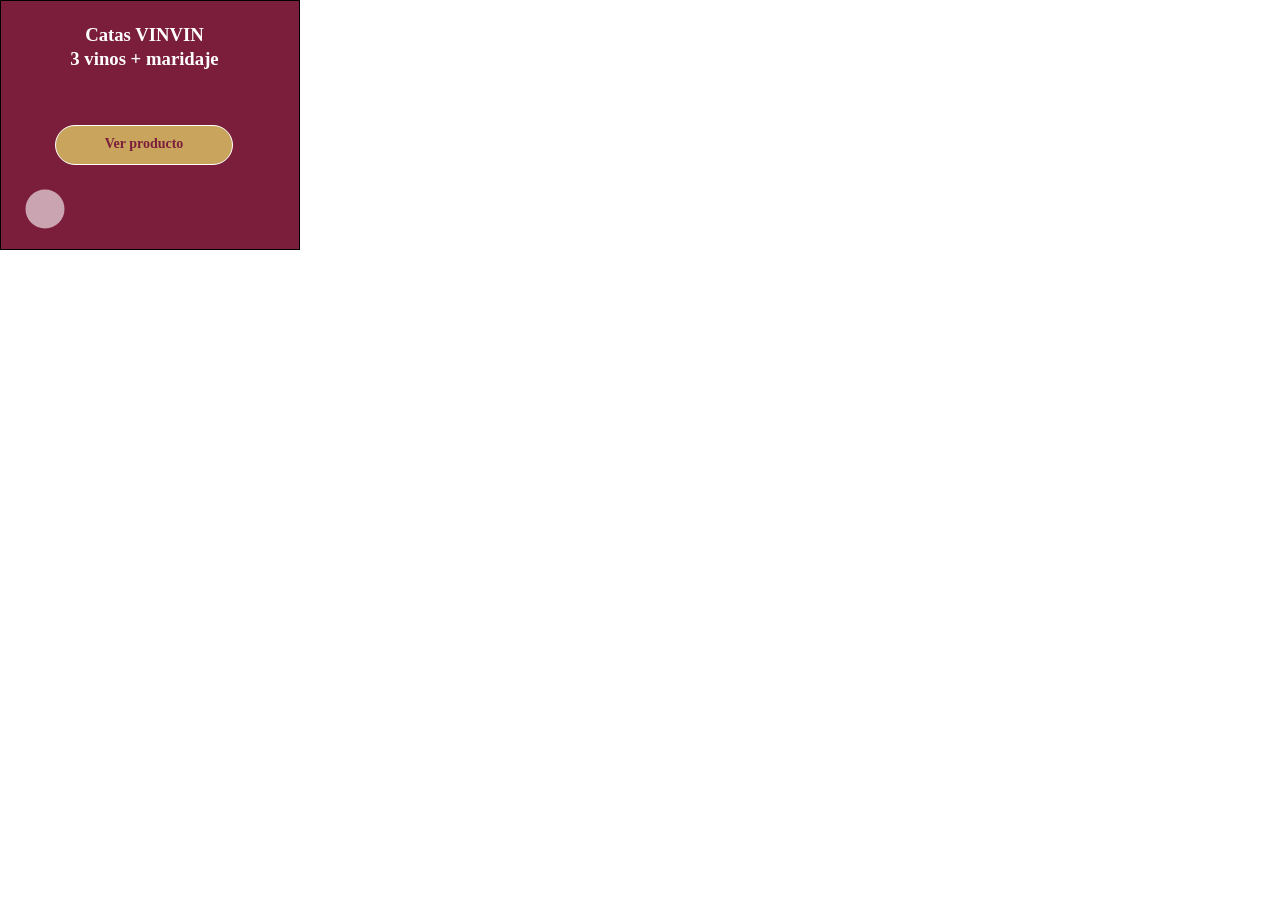
<file: banner/index.html>
<!DOCTYPE html>
<html><head><meta name="GCD" content="YTk3ODQ3ZWZhN2I4NzZmMzBkNTEwYjJl581c04223198b51982aafb11179e539e"/>
  <meta charset="utf-8">
  <meta name="generator" content="Google Web Designer 16.4.0.0711">
  <meta name="template" content="Banner 3.0.0">
  <meta name="environment" content="gwd-genericad">
  <meta name="viewport" content="width=device-width, initial-scale=1.0">
  <style>gwd-page{display:block}.gwd-inactive{visibility:hidden}</style>
  <style>.gwd-pagedeck{position:relative;display:block}.gwd-pagedeck>.gwd-page.transparent{opacity:0}.gwd-pagedeck>.gwd-page{position:absolute;top:0;left:0;transition-property:transform,opacity}.gwd-pagedeck>.gwd-page.linear{transition-timing-function:linear}.gwd-pagedeck>.gwd-page.ease-in{transition-timing-function:ease-in}.gwd-pagedeck>.gwd-page.ease-out{transition-timing-function:ease-out}.gwd-pagedeck>.gwd-page.ease{transition-timing-function:ease}.gwd-pagedeck>.gwd-page.ease-in-out{transition-timing-function:ease-in-out}.ease *,.ease-in *,.ease-in-out *,.ease-out *,.linear *{transform:translateZ(0)}</style>
  <style id="gwd-lightbox-style">.gwd-lightbox{overflow:hidden}</style>
  <style id="gwd-text-style">p{margin:0px}h1{margin:0px}h2{margin:0px}h3{margin:0px}</style>
  <style>html,body{width:100%;height:100%;margin:0px}.gwd-page-container{position:relative;width:100%;height:100%}.gwd-page-content{background-color:transparent;transform:matrix3d(1, 0, 0, 0, 0, 1, 0, 0, 0, 0, 1, 0, 0, 0, 0, 1);-webkit-transform:matrix3d(1, 0, 0, 0, 0, 1, 0, 0, 0, 0, 1, 0, 0, 0, 0, 1);-moz-transform:matrix3d(1, 0, 0, 0, 0, 1, 0, 0, 0, 0, 1, 0, 0, 0, 0, 1);perspective:1400px;-webkit-perspective:1400px;-moz-perspective:1400px;position:absolute;transform-style:preserve-3d;-webkit-transform-style:preserve-3d;-moz-transform-style:preserve-3d}.gwd-page-content *{transform-style:preserve-3d;-webkit-transform-style:preserve-3d;-moz-transform-style:preserve-3d}.gwd-page-wrapper{background-color:#fff;position:absolute;transform:translateZ(0);-webkit-transform:translateZ(0);-moz-transform:translateZ(0)}.gwd-page-size{width:300px;height:250px}.gwd-rect-sdm5{position:absolute;left:0px;width:300px;height:250px;box-sizing:border-box;border-width:1px;border-style:solid;border-color:#000;background-image:none;top:0px;background-color:#7b1e3c;transform:translate3d(0, 0, 0);-webkit-transform:translate3d(0, 0, 0);-moz-transform:translate3d(0, 0, 0)}.gwd-p-cufo{position:absolute;width:205px;height:62px;background-image:none;font-family:"Arial Black";text-align:center;line-height:24px;background-color:#7b1e3c;border-image-source:none;border-image-width:1;border-image-outset:0;border-image-repeat:stretch;border-color:#f7f6f7;left:42px;top:23px;color:#fff}.gwd-oval-1p91{position:absolute;width:40px;height:40px;stroke-width:1px;fill:rgba(255,255,255,0.6);stroke:none;left:22px;top:190px;transform:translate3d(5px, -1px, 0);-webkit-transform:translate3d(5px, -1px, 0);-moz-transform:translate3d(5px, -1px, 0)}[data-gwd-group="Grupo1"] .gwd-grp-18li.gwd-rect-ftvw{position:absolute;width:178px;height:40px;box-sizing:border-box;border-width:1px;border-style:solid;border-color:#fff;background-image:none;background-color:#c9a45c;border-radius:20px;left:0px;top:0px}[data-gwd-group="Grupo1"] .gwd-grp-18li.gwd-span-115t{position:absolute;font-family:"Arial Black";font-weight:bold;font-size:14px;color:#7b1e3c;text-align:center;line-height:18px;width:178px;height:20px;left:0px;top:10px}[data-gwd-group="Grupo1"]{width:178px;height:40px}.gwd-div-1ids{position:absolute;left:55px;top:125px;transform:translate3d(0, 0, 0);-webkit-transform:translate3d(0, 0, 0);-moz-transform:translate3d(0, 0, 0)}@keyframes gwd-gen-1c4sgwdanimation_gwd-keyframes{0%{transform:translate3d(5px, -1px, 0);-webkit-transform:translate3d(5px, -1px, 0);-moz-transform:translate3d(5px, -1px, 0);animation-timing-function:linear;-webkit-animation-timing-function:linear;-moz-animation-timing-function:linear}50%{transform:translate3d(220px, 0, 0);-webkit-transform:translate3d(220px, 0, 0);-moz-transform:translate3d(220px, 0, 0);animation-timing-function:linear;-webkit-animation-timing-function:linear;-moz-animation-timing-function:linear}100%{transform:translate3d(3px, -1px, 0);-webkit-transform:translate3d(3px, -1px, 0);-moz-transform:translate3d(3px, -1px, 0);animation-timing-function:linear;-webkit-animation-timing-function:linear;-moz-animation-timing-function:linear}}@-webkit-keyframes gwd-gen-1c4sgwdanimation_gwd-keyframes{0%{-webkit-transform:translate3d(5px, -1px, 0);-webkit-animation-timing-function:linear}50%{-webkit-transform:translate3d(220px, 0, 0);-webkit-animation-timing-function:linear}100%{-webkit-transform:translate3d(3px, -1px, 0);-webkit-animation-timing-function:linear}}@-moz-keyframes gwd-gen-1c4sgwdanimation_gwd-keyframes{0%{-moz-transform:translate3d(5px, -1px, 0);-moz-animation-timing-function:linear}50%{-moz-transform:translate3d(220px, 0, 0);-moz-animation-timing-function:linear}100%{-moz-transform:translate3d(3px, -1px, 0);-moz-animation-timing-function:linear}}#page1.gwd-play-animation .gwd-gen-1c4sgwdanimation{animation:3s linear 0s 1 normal forwards gwd-gen-1c4sgwdanimation_gwd-keyframes;-webkit-animation:3s linear 0s 1 normal forwards gwd-gen-1c4sgwdanimation_gwd-keyframes;-moz-animation:3s linear 0s 1 normal forwards gwd-gen-1c4sgwdanimation_gwd-keyframes}@keyframes gwd-gen-1sdvgwdanimation_gwd-keyframes{0%{transform:translate3d(0, 0, 0);-webkit-transform:translate3d(0, 0, 0);-moz-transform:translate3d(0, 0, 0);animation-timing-function:ease-in-out;-webkit-animation-timing-function:ease-in-out;-moz-animation-timing-function:ease-in-out}50%{transform:translate3d(0, 0, 0);-webkit-transform:translate3d(0, 0, 0);-moz-transform:translate3d(0, 0, 0);animation-timing-function:ease;-webkit-animation-timing-function:ease;-moz-animation-timing-function:ease}100%{transform:translate3d(0, 0, 0);-webkit-transform:translate3d(0, 0, 0);-moz-transform:translate3d(0, 0, 0);animation-timing-function:linear;-webkit-animation-timing-function:linear;-moz-animation-timing-function:linear}}@-webkit-keyframes gwd-gen-1sdvgwdanimation_gwd-keyframes{0%{-webkit-transform:translate3d(0, 0, 0);-webkit-animation-timing-function:ease-in-out}50%{-webkit-transform:translate3d(0, 0, 0);-webkit-animation-timing-function:ease}100%{-webkit-transform:translate3d(0, 0, 0);-webkit-animation-timing-function:linear}}@-moz-keyframes gwd-gen-1sdvgwdanimation_gwd-keyframes{0%{-moz-transform:translate3d(0, 0, 0);-moz-animation-timing-function:ease-in-out}50%{-moz-transform:translate3d(0, 0, 0);-moz-animation-timing-function:ease}100%{-moz-transform:translate3d(0, 0, 0);-moz-animation-timing-function:linear}}#page1.gwd-play-animation .gwd-gen-1sdvgwdanimation{animation:3s linear 0s 1 normal forwards gwd-gen-1sdvgwdanimation_gwd-keyframes;-webkit-animation:3s linear 0s 1 normal forwards gwd-gen-1sdvgwdanimation_gwd-keyframes;-moz-animation:3s linear 0s 1 normal forwards gwd-gen-1sdvgwdanimation_gwd-keyframes}@keyframes gwd-gen-ig3ngwdanimation_gwd-keyframes{0%{transform:translate3d(0, 0, 0);-webkit-transform:translate3d(0, 0, 0);-moz-transform:translate3d(0, 0, 0);animation-timing-function:linear;-webkit-animation-timing-function:linear;-moz-animation-timing-function:linear}2.7767%{transform:translate3d(1px, 0, 0);-webkit-transform:translate3d(1px, 0, 0);-moz-transform:translate3d(1px, 0, 0);animation-timing-function:linear;-webkit-animation-timing-function:linear;-moz-animation-timing-function:linear}50%{transform:translate3d(0, 0, 0);-webkit-transform:translate3d(0, 0, 0);-moz-transform:translate3d(0, 0, 0);animation-timing-function:linear;-webkit-animation-timing-function:linear;-moz-animation-timing-function:linear}100%{transform:translate3d(0, 0, 0);-webkit-transform:translate3d(0, 0, 0);-moz-transform:translate3d(0, 0, 0);animation-timing-function:linear;-webkit-animation-timing-function:linear;-moz-animation-timing-function:linear}}@-webkit-keyframes gwd-gen-ig3ngwdanimation_gwd-keyframes{0%{-webkit-transform:translate3d(0, 0, 0);-webkit-animation-timing-function:linear}2.7767%{-webkit-transform:translate3d(1px, 0, 0);-webkit-animation-timing-function:linear}50%{-webkit-transform:translate3d(0, 0, 0);-webkit-animation-timing-function:linear}100%{-webkit-transform:translate3d(0, 0, 0);-webkit-animation-timing-function:linear}}@-moz-keyframes gwd-gen-ig3ngwdanimation_gwd-keyframes{0%{-moz-transform:translate3d(0, 0, 0);-moz-animation-timing-function:linear}2.7767%{-moz-transform:translate3d(1px, 0, 0);-moz-animation-timing-function:linear}50%{-moz-transform:translate3d(0, 0, 0);-moz-animation-timing-function:linear}100%{-moz-transform:translate3d(0, 0, 0);-moz-animation-timing-function:linear}}#page1.gwd-play-animation .gwd-gen-ig3ngwdanimation{animation:3s linear 0s 1 normal forwards gwd-gen-ig3ngwdanimation_gwd-keyframes;-webkit-animation:3s linear 0s 1 normal forwards gwd-gen-ig3ngwdanimation_gwd-keyframes;-moz-animation:3s linear 0s 1 normal forwards gwd-gen-ig3ngwdanimation_gwd-keyframes}</style><style data-gwd-secondary-animations="">#page1.label-1 .gwd-gen-1sdvgwdanimation{animation:3s linear 0s 1 normal forwards gwd-gen-1sdvgwdanimation_gwd-keyframes_label-1;-webkit-animation:3s linear 0s 1 normal forwards gwd-gen-1sdvgwdanimation_gwd-keyframes_label-1;-moz-animation:3s linear 0s 1 normal forwards gwd-gen-1sdvgwdanimation_gwd-keyframes_label-1}@keyframes gwd-gen-1sdvgwdanimation_gwd-keyframes_label-1{0%{transform:translate3d(0, 0, 0);-webkit-transform:translate3d(0, 0, 0);-moz-transform:translate3d(0, 0, 0);animation-timing-function:ease-in-out;-webkit-animation-timing-function:ease-in-out;-moz-animation-timing-function:ease-in-out}50%{transform:translate3d(0, 0, 0);-webkit-transform:translate3d(0, 0, 0);-moz-transform:translate3d(0, 0, 0);animation-timing-function:ease;-webkit-animation-timing-function:ease;-moz-animation-timing-function:ease}100%{transform:translate3d(0, 0, 0);-webkit-transform:translate3d(0, 0, 0);-moz-transform:translate3d(0, 0, 0);animation-timing-function:linear;-webkit-animation-timing-function:linear;-moz-animation-timing-function:linear}}@-webkit-keyframes gwd-gen-1sdvgwdanimation_gwd-keyframes_label-1{0%{-webkit-transform:translate3d(0, 0, 0);-webkit-animation-timing-function:ease-in-out}50%{-webkit-transform:translate3d(0, 0, 0);-webkit-animation-timing-function:ease}100%{-webkit-transform:translate3d(0, 0, 0);-webkit-animation-timing-function:linear}}@-moz-keyframes gwd-gen-1sdvgwdanimation_gwd-keyframes_label-1{0%{-moz-transform:translate3d(0, 0, 0);-moz-animation-timing-function:ease-in-out}50%{-moz-transform:translate3d(0, 0, 0);-moz-animation-timing-function:ease}100%{-moz-transform:translate3d(0, 0, 0);-moz-animation-timing-function:linear}}#page1.label-1 .gwd-gen-1c4sgwdanimation{animation:3s linear 0s 1 normal forwards gwd-gen-1c4sgwdanimation_gwd-keyframes_label-1;-webkit-animation:3s linear 0s 1 normal forwards gwd-gen-1c4sgwdanimation_gwd-keyframes_label-1;-moz-animation:3s linear 0s 1 normal forwards gwd-gen-1c4sgwdanimation_gwd-keyframes_label-1}@keyframes gwd-gen-1c4sgwdanimation_gwd-keyframes_label-1{0%{transform:translate3d(5px, -1px, 0);-webkit-transform:translate3d(5px, -1px, 0);-moz-transform:translate3d(5px, -1px, 0);animation-timing-function:linear;-webkit-animation-timing-function:linear;-moz-animation-timing-function:linear}50%{transform:translate3d(220px, 0, 0);-webkit-transform:translate3d(220px, 0, 0);-moz-transform:translate3d(220px, 0, 0);animation-timing-function:linear;-webkit-animation-timing-function:linear;-moz-animation-timing-function:linear}100%{transform:translate3d(3px, -1px, 0);-webkit-transform:translate3d(3px, -1px, 0);-moz-transform:translate3d(3px, -1px, 0);animation-timing-function:linear;-webkit-animation-timing-function:linear;-moz-animation-timing-function:linear}}@-webkit-keyframes gwd-gen-1c4sgwdanimation_gwd-keyframes_label-1{0%{-webkit-transform:translate3d(5px, -1px, 0);-webkit-animation-timing-function:linear}50%{-webkit-transform:translate3d(220px, 0, 0);-webkit-animation-timing-function:linear}100%{-webkit-transform:translate3d(3px, -1px, 0);-webkit-animation-timing-function:linear}}@-moz-keyframes gwd-gen-1c4sgwdanimation_gwd-keyframes_label-1{0%{-moz-transform:translate3d(5px, -1px, 0);-moz-animation-timing-function:linear}50%{-moz-transform:translate3d(220px, 0, 0);-moz-animation-timing-function:linear}100%{-moz-transform:translate3d(3px, -1px, 0);-moz-animation-timing-function:linear}}#page1.label-1 .gwd-gen-ig3ngwdanimation{animation:3s linear 0s 1 normal forwards gwd-gen-ig3ngwdanimation_gwd-keyframes_label-1;-webkit-animation:3s linear 0s 1 normal forwards gwd-gen-ig3ngwdanimation_gwd-keyframes_label-1;-moz-animation:3s linear 0s 1 normal forwards gwd-gen-ig3ngwdanimation_gwd-keyframes_label-1}@keyframes gwd-gen-ig3ngwdanimation_gwd-keyframes_label-1{0%{transform:translate3d(0, 0, 0);-webkit-transform:translate3d(0, 0, 0);-moz-transform:translate3d(0, 0, 0);animation-timing-function:linear;-webkit-animation-timing-function:linear;-moz-animation-timing-function:linear}2.7767%{transform:translate3d(1px, 0, 0);-webkit-transform:translate3d(1px, 0, 0);-moz-transform:translate3d(1px, 0, 0);animation-timing-function:linear;-webkit-animation-timing-function:linear;-moz-animation-timing-function:linear}50%{transform:translate3d(0, 0, 0);-webkit-transform:translate3d(0, 0, 0);-moz-transform:translate3d(0, 0, 0);animation-timing-function:linear;-webkit-animation-timing-function:linear;-moz-animation-timing-function:linear}100%{transform:translate3d(0, 0, 0);-webkit-transform:translate3d(0, 0, 0);-moz-transform:translate3d(0, 0, 0);animation-timing-function:linear;-webkit-animation-timing-function:linear;-moz-animation-timing-function:linear}}@-webkit-keyframes gwd-gen-ig3ngwdanimation_gwd-keyframes_label-1{0%{-webkit-transform:translate3d(0, 0, 0);-webkit-animation-timing-function:linear}2.7767%{-webkit-transform:translate3d(1px, 0, 0);-webkit-animation-timing-function:linear}50%{-webkit-transform:translate3d(0, 0, 0);-webkit-animation-timing-function:linear}100%{-webkit-transform:translate3d(0, 0, 0);-webkit-animation-timing-function:linear}}@-moz-keyframes gwd-gen-ig3ngwdanimation_gwd-keyframes_label-1{0%{-moz-transform:translate3d(0, 0, 0);-moz-animation-timing-function:linear}2.7767%{-moz-transform:translate3d(1px, 0, 0);-moz-animation-timing-function:linear}50%{-moz-transform:translate3d(0, 0, 0);-moz-animation-timing-function:linear}100%{-moz-transform:translate3d(0, 0, 0);-moz-animation-timing-function:linear}}#page1.gwd-play-animation .event-2-animation{animation:1.5s linear 0s 1 normal forwards gwd-empty-animation;-webkit-animation:1.5s linear 0s 1 normal forwards gwd-empty-animation;-moz-animation:1.5s linear 0s 1 normal forwards gwd-empty-animation}@keyframes gwd-empty-animation{0%{opacity:0.001}100%{opacity:0}}@-webkit-keyframes gwd-empty-animation{0%{opacity:0.001}100%{opacity:0}}@-moz-keyframes gwd-empty-animation{0%{opacity:0.001}100%{opacity:0}}#page1.label-1 .event-2-animation{animation:1.5s linear 0s 1 normal forwards gwd-empty-animation_label-1;-webkit-animation:1.5s linear 0s 1 normal forwards gwd-empty-animation_label-1;-moz-animation:1.5s linear 0s 1 normal forwards gwd-empty-animation_label-1}@keyframes gwd-empty-animation_label-1{0%{opacity:0.001}100%{opacity:0}}@-webkit-keyframes gwd-empty-animation_label-1{0%{opacity:0.001}100%{opacity:0}}@-moz-keyframes gwd-empty-animation_label-1{0%{opacity:0.001}100%{opacity:0}}#page1.gwd-play-animation .event-1-animation{animation:0s linear 0s 1 normal forwards gwd-empty-animation;-webkit-animation:0s linear 0s 1 normal forwards gwd-empty-animation;-moz-animation:0s linear 0s 1 normal forwards gwd-empty-animation}#page1.label-1 .event-1-animation{animation:0s linear 0s 1 normal forwards gwd-empty-animation_label-1;-webkit-animation:0s linear 0s 1 normal forwards gwd-empty-animation_label-1;-moz-animation:0s linear 0s 1 normal forwards gwd-empty-animation_label-1}</style>
  <script data-source="gwd_webcomponents_v1_min.js" data-version="2" data-exports-type="gwd_webcomponents_v1">/*

 Copyright (c) 2016 The Polymer Project Authors. All rights reserved.
 This code may only be used under the BSD style license found at
 http://polymer.github.io/LICENSE.txt The complete set of authors may be found
 at http://polymer.github.io/AUTHORS.txt The complete set of contributors may
 be found at http://polymer.github.io/CONTRIBUTORS.txt Code distributed by
 Google as part of the polymer project is also subject to an additional IP
 rights grant found at http://polymer.github.io/PATENTS.txt
*/
(function(){if(window.Reflect!==void 0&&window.customElements!==void 0&&!window.customElements.polyfillWrapFlushCallback){var BuiltInHTMLElement=HTMLElement;window.HTMLElement=function(){return Reflect.construct(BuiltInHTMLElement,[],this.constructor)};HTMLElement.prototype=BuiltInHTMLElement.prototype;HTMLElement.prototype.constructor=HTMLElement;Object.setPrototypeOf(HTMLElement,BuiltInHTMLElement)}})();
(function(){/*

 Copyright The Closure Library Authors.
 SPDX-License-Identifier: Apache-2.0
*/
var m;function n(){for(var a=Number(this),b=[],c=a;c<arguments.length;c++)b[c-a]=arguments[c];return b};/*

 Copyright (c) 2016 The Polymer Project Authors. All rights reserved.
 This code may only be used under the BSD style license found at
 http://polymer.github.io/LICENSE.txt The complete set of authors may be found
 at http://polymer.github.io/AUTHORS.txt The complete set of contributors may
 be found at http://polymer.github.io/CONTRIBUTORS.txt Code distributed by
 Google as part of the polymer project is also subject to an additional IP
 rights grant found at http://polymer.github.io/PATENTS.txt
*/
var p=window.Document.prototype.createElement,q=window.Document.prototype.createElementNS,aa=window.Document.prototype.importNode,ba=window.Document.prototype.prepend,ca=window.Document.prototype.append,da=window.DocumentFragment.prototype.prepend,ea=window.DocumentFragment.prototype.append,t=window.Node.prototype.cloneNode,u=window.Node.prototype.appendChild,v=window.Node.prototype.insertBefore,w=window.Node.prototype.removeChild,x=window.Node.prototype.replaceChild,z=Object.getOwnPropertyDescriptor(window.Node.prototype,
"textContent"),A=window.Element.prototype.attachShadow,B=Object.getOwnPropertyDescriptor(window.Element.prototype,"innerHTML"),C=window.Element.prototype.getAttribute,D=window.Element.prototype.setAttribute,E=window.Element.prototype.removeAttribute,F=window.Element.prototype.toggleAttribute,G=window.Element.prototype.getAttributeNS,H=window.Element.prototype.setAttributeNS,fa=window.Element.prototype.removeAttributeNS,ha=window.Element.prototype.insertAdjacentElement,ia=window.Element.prototype.insertAdjacentHTML,
ja=window.Element.prototype.prepend,ka=window.Element.prototype.append,la=window.Element.prototype.before,ma=window.Element.prototype.after,na=window.Element.prototype.replaceWith,oa=window.Element.prototype.remove,pa=window.HTMLElement,I=Object.getOwnPropertyDescriptor(window.HTMLElement.prototype,"innerHTML"),qa=window.HTMLElement.prototype.insertAdjacentElement,ra=window.HTMLElement.prototype.insertAdjacentHTML;var sa=function(){var a=new Set;"annotation-xml color-profile font-face font-face-src font-face-uri font-face-format font-face-name missing-glyph".split(" ").forEach(function(b){return a.add(b)});return a}();function ta(a){var b=sa.has(a);a=/^[a-z][.0-9_a-z]*-[-.0-9_a-z]*$/.test(a);return!b&&a}var ua=document.contains?document.contains.bind(document):document.documentElement.contains.bind(document.documentElement);
function J(a){var b=a.isConnected;if(b!==void 0)return b;if(ua(a))return!0;for(;a&&!(a.__CE_isImportDocument||a instanceof Document);)a=a.parentNode||(window.ShadowRoot&&a instanceof ShadowRoot?a.host:void 0);return!(!a||!(a.__CE_isImportDocument||a instanceof Document))}function K(a){var b=a.children;if(b)return Array.prototype.slice.call(b);b=[];for(a=a.firstChild;a;a=a.nextSibling)a.nodeType===Node.ELEMENT_NODE&&b.push(a);return b}
function L(a,b){for(;b&&b!==a&&!b.nextSibling;)b=b.parentNode;return b&&b!==a?b.nextSibling:null}
function M(a,b,c){for(var e=a;e;){if(e.nodeType===Node.ELEMENT_NODE){var d=e;b(d);var f=d.localName;if(f==="link"&&d.getAttribute("rel")==="import"){e=d.import;c===void 0&&(c=new Set);if(e instanceof Node&&!c.has(e))for(c.add(e),e=e.firstChild;e;e=e.nextSibling)M(e,b,c);e=L(a,d);continue}else if(f==="template"){e=L(a,d);continue}if(d=d.__CE_shadowRoot)for(d=d.firstChild;d;d=d.nextSibling)M(d,b,c)}e=e.firstChild?e.firstChild:L(a,e)}};function va(){var a=!(N==null||!N.noDocumentConstructionObserver),b=!(N==null||!N.shadyDomFastWalk);this.j=[];this.C=[];this.i=!1;this.shadyDomFastWalk=b;this.P=!a}function O(a,b,c,e){var d=window.ShadyDOM;if(a.shadyDomFastWalk&&d&&d.inUse){if(b.nodeType===Node.ELEMENT_NODE&&c(b),b.querySelectorAll)for(a=d.nativeMethods.querySelectorAll.call(b,"*"),b=0;b<a.length;b++)c(a[b])}else M(b,c,e)}function wa(a,b){a.i=!0;a.j.push(b)}function xa(a,b){a.i=!0;a.C.push(b)}
function P(a,b){a.i&&O(a,b,function(c){return Q(a,c)})}function Q(a,b){if(a.i&&!b.__CE_patched){b.__CE_patched=!0;for(var c=0;c<a.j.length;c++)a.j[c](b);for(c=0;c<a.C.length;c++)a.C[c](b)}}function R(a,b){var c=[];O(a,b,function(d){return c.push(d)});for(b=0;b<c.length;b++){var e=c[b];e.__CE_state===1?a.connectedCallback(e):S(a,e)}}function T(a,b){var c=[];O(a,b,function(d){return c.push(d)});for(b=0;b<c.length;b++){var e=c[b];e.__CE_state===1&&a.disconnectedCallback(e)}}
function U(a,b,c){c=c===void 0?{}:c;var e=c.R,d=c.upgrade||function(g){return S(a,g)},f=[];O(a,b,function(g){a.i&&Q(a,g);if(g.localName==="link"&&g.getAttribute("rel")==="import"){var h=g.import;h instanceof Node&&(h.__CE_isImportDocument=!0,h.__CE_registry=document.__CE_registry);h&&h.readyState==="complete"?h.__CE_documentLoadHandled=!0:g.addEventListener("load",function(){var k=g.import;if(!k.__CE_documentLoadHandled){k.__CE_documentLoadHandled=!0;var l=new Set;e&&(e.forEach(function(r){return l.add(r)}),
l.delete(k));U(a,k,{R:l,upgrade:d})}})}else f.push(g)},e);for(b=0;b<f.length;b++)d(f[b])}function S(a,b){try{var c=a.L(b.ownerDocument,b.localName);c&&a.N(b,c)}catch(e){V(e)}}m=va.prototype;
m.N=function(a,b){if(a.__CE_state===void 0){b.constructionStack.push(a);try{try{if(new b.constructorFunction!==a)throw Error("The custom element constructor did not produce the element being upgraded.");}finally{b.constructionStack.pop()}}catch(f){throw a.__CE_state=2,f;}a.__CE_state=1;a.__CE_definition=b;if(b.attributeChangedCallback&&a.hasAttributes()){b=b.observedAttributes;for(var c=0;c<b.length;c++){var e=b[c],d=a.getAttribute(e);d!==null&&this.attributeChangedCallback(a,e,null,d,null)}}J(a)&&
this.connectedCallback(a)}};m.connectedCallback=function(a){var b=a.__CE_definition;if(b.connectedCallback)try{b.connectedCallback.call(a)}catch(c){V(c)}};m.disconnectedCallback=function(a){var b=a.__CE_definition;if(b.disconnectedCallback)try{b.disconnectedCallback.call(a)}catch(c){V(c)}};m.attributeChangedCallback=function(a,b,c,e,d){var f=a.__CE_definition;if(f.attributeChangedCallback&&f.observedAttributes.indexOf(b)>-1)try{f.attributeChangedCallback.call(a,b,c,e,d)}catch(g){V(g)}};
m.L=function(a,b){var c=a.__CE_registry;if(c&&(a.defaultView||a.__CE_isImportDocument))return W(c,b)};
function ya(a,b,c,e){var d=b.__CE_registry;if(d&&(e===null||e==="http://www.w3.org/1999/xhtml")&&(d=W(d,c)))try{var f=new d.constructorFunction;if(f.__CE_state===void 0||f.__CE_definition===void 0)throw Error("Failed to construct '"+c+"': The returned value was not constructed with the HTMLElement constructor.");if(f.namespaceURI!=="http://www.w3.org/1999/xhtml")throw Error("Failed to construct '"+c+"': The constructed element's namespace must be the HTML namespace.");if(f.hasAttributes())throw Error("Failed to construct '"+
c+"': The constructed element must not have any attributes.");if(f.firstChild!==null)throw Error("Failed to construct '"+c+"': The constructed element must not have any children.");if(f.parentNode!==null)throw Error("Failed to construct '"+c+"': The constructed element must not have a parent node.");if(f.ownerDocument!==b)throw Error("Failed to construct '"+c+"': The constructed element's owner document is incorrect.");if(f.localName!==c)throw Error("Failed to construct '"+c+"': The constructed element's local name is incorrect.");
return f}catch(g){return V(g),b=e===null?p.call(b,c):q.call(b,e,c),Object.setPrototypeOf(b,HTMLUnknownElement.prototype),b.__CE_state=2,b.__CE_definition=void 0,Q(a,b),b}b=e===null?p.call(b,c):q.call(b,e,c);Q(a,b);return b}
function V(a){var b="",c="",e=0,d=0;a instanceof Error?(b=a.message,c=a.sourceURL||a.fileName||"",e=a.line||a.lineNumber||0,d=a.column||a.columnNumber||0):b="Uncaught "+String(a);var f=void 0;ErrorEvent.prototype.initErrorEvent===void 0?f=new ErrorEvent("error",{cancelable:!0,message:b,filename:c,lineno:e,colno:d,error:a}):(f=document.createEvent("ErrorEvent"),f.initErrorEvent("error",!1,!0,b,c,e),f.preventDefault=function(){Object.defineProperty(this,"defaultPrevented",{configurable:!0,get:function(){return!0}})});
f.error===void 0&&Object.defineProperty(f,"error",{configurable:!0,enumerable:!0,get:function(){return a}});window.dispatchEvent(f);f.defaultPrevented||console.error(a)};function za(){var a=this;this.J=void 0;this.I=new Promise(function(b){a.M=b})}za.prototype.resolve=function(a){if(this.J)throw Error("Already resolved.");this.J=a;this.M(a)};function X(a){var b=document;this.v=void 0;this.g=a;this.l=b;U(this.g,this.l);this.l.readyState==="loading"&&(this.v=new MutationObserver(this.K.bind(this)),this.v.observe(this.l,{childList:!0,subtree:!0}))}X.prototype.disconnect=function(){this.v&&this.v.disconnect()};X.prototype.K=function(a){var b=this.l.readyState;b!=="interactive"&&b!=="complete"||this.disconnect();for(b=0;b<a.length;b++)for(var c=a[b].addedNodes,e=0;e<c.length;e++)U(this.g,c[e])};function Y(a){this.o=new Map;this.u=new Map;this.F=new Map;this.B=!1;this.D=new Map;this.m=function(b){return b()};this.h=!1;this.A=[];this.g=a;this.G=a.P?new X(a):void 0}m=Y.prototype;m.O=function(a,b){var c=this;if(!(b instanceof Function))throw new TypeError("Custom element constructor getters must be functions.");Aa(this,a);this.o.set(a,b);this.A.push(a);this.h||(this.h=!0,this.m(function(){return c.H()}))};
m.define=function(a,b){var c=this;if(!(b instanceof Function))throw new TypeError("Custom element constructors must be functions.");Aa(this,a);Ba(this,a,b);this.A.push(a);this.h||(this.h=!0,this.m(function(){return c.H()}))};function Aa(a,b){if(!ta(b))throw new SyntaxError("The element name '"+b+"' is not valid.");if(W(a,b)&&!window.enableHotReplacement)throw Error("A custom element with name '"+(b+"' has already been defined."));if(a.B)throw Error("A custom element is already being defined.");}
function Ba(a,b,c){a.B=!0;var e;try{var d=c.prototype;if(!(d instanceof Object))throw new TypeError("The custom element constructor's prototype is not an object.");var f=function(r){var y=d[r];if(y!==void 0&&!(y instanceof Function))throw Error("The '"+r+"' callback must be a function.");return y};var g=f("connectedCallback");var h=f("disconnectedCallback");var k=f("adoptedCallback");var l=(e=f("attributeChangedCallback"))&&c.observedAttributes||[]}catch(r){throw r;}finally{a.B=!1}c={localName:b,
constructorFunction:c,connectedCallback:g,disconnectedCallback:h,adoptedCallback:k,attributeChangedCallback:e,observedAttributes:l,constructionStack:[]};a.u.set(b,c);a.F.set(c.constructorFunction,c);return c}m.upgrade=function(a){U(this.g,a)};
m.H=function(){var a=this;if(this.h!==!1){this.h=!1;for(var b=[],c=this.A,e=new Map,d=0;d<c.length;d++)e.set(c[d],[]);U(this.g,document,{upgrade:function(k){if(k.__CE_state===void 0){var l=k.localName,r=e.get(l);r?r.push(k):a.u.has(l)&&b.push(k)}}});for(d=0;d<b.length;d++)S(this.g,b[d]);for(d=0;d<c.length;d++){for(var f=c[d],g=e.get(f),h=0;h<g.length;h++)S(this.g,g[h]);(f=this.D.get(f))&&f.resolve(void 0)}c.length=0}};m.get=function(a){if(a=W(this,a))return a.constructorFunction};
m.whenDefined=function(a){if(!ta(a))return Promise.reject(new SyntaxError("'"+a+"' is not a valid custom element name."));var b=this.D.get(a);if(b)return b.I;b=new za;this.D.set(a,b);var c=this.u.has(a)||this.o.has(a);a=this.A.indexOf(a)===-1;c&&a&&b.resolve(void 0);return b.I};m.polyfillWrapFlushCallback=function(a){this.G&&this.G.disconnect();var b=this.m;this.m=function(c){return a(function(){return b(c)})}};
function W(a,b){var c=a.u.get(b);if(c)return c;if(c=a.o.get(b)){a.o.delete(b);try{return Ba(a,b,c())}catch(e){V(e)}}}Y.prototype.define=Y.prototype.define;Y.prototype.upgrade=Y.prototype.upgrade;Y.prototype.get=Y.prototype.get;Y.prototype.whenDefined=Y.prototype.whenDefined;Y.prototype.polyfillDefineLazy=Y.prototype.O;Y.prototype.polyfillWrapFlushCallback=Y.prototype.polyfillWrapFlushCallback;function Z(a,b,c){function e(d){return function(){for(var f=n.apply(0,arguments),g=[],h=[],k=0;k<f.length;k++){var l=f[k];l instanceof Element&&J(l)&&h.push(l);if(l instanceof DocumentFragment)for(l=l.firstChild;l;l=l.nextSibling)g.push(l);else g.push(l)}d.apply(this,f);for(f=0;f<h.length;f++)T(a,h[f]);if(J(this))for(h=0;h<g.length;h++)f=g[h],f instanceof Element&&R(a,f)}}c.prepend!==void 0&&(b.prepend=e(c.prepend));c.append!==void 0&&(b.append=e(c.append))};function Ca(a){Document.prototype.createElement=function(b){return ya(a,this,b,null)};Document.prototype.importNode=function(b,c){b=aa.call(this,b,!!c);this.__CE_registry?U(a,b):P(a,b);return b};Document.prototype.createElementNS=function(b,c){return ya(a,this,c,b)};Z(a,Document.prototype,{prepend:ba,append:ca})};function Da(a){function b(e){return function(){for(var d=n.apply(0,arguments),f=[],g=[],h=0;h<d.length;h++){var k=d[h];k instanceof Element&&J(k)&&g.push(k);if(k instanceof DocumentFragment)for(k=k.firstChild;k;k=k.nextSibling)f.push(k);else f.push(k)}e.apply(this,d);for(d=0;d<g.length;d++)T(a,g[d]);if(J(this))for(g=0;g<f.length;g++)d=f[g],d instanceof Element&&R(a,d)}}var c=Element.prototype;la!==void 0&&(c.before=b(la));ma!==void 0&&(c.after=b(ma));na!==void 0&&(c.replaceWith=function(){for(var e=
n.apply(0,arguments),d=[],f=[],g=0;g<e.length;g++){var h=e[g];h instanceof Element&&J(h)&&f.push(h);if(h instanceof DocumentFragment)for(h=h.firstChild;h;h=h.nextSibling)d.push(h);else d.push(h)}g=J(this);na.apply(this,e);for(e=0;e<f.length;e++)T(a,f[e]);if(g)for(T(a,this),f=0;f<d.length;f++)e=d[f],e instanceof Element&&R(a,e)});oa!==void 0&&(c.remove=function(){var e=J(this);oa.call(this);e&&T(a,this)})};function Ea(a){function b(d,f){Object.defineProperty(d,"innerHTML",{enumerable:f.enumerable,configurable:!0,get:f.get,set:function(g){var h=this,k=void 0;J(this)&&(k=[],O(a,this,function(y){y!==h&&k.push(y)}));f.set.call(this,g);if(k)for(var l=0;l<k.length;l++){var r=k[l];r.__CE_state===1&&a.disconnectedCallback(r)}this.ownerDocument.__CE_registry?U(a,this):P(a,this);return g}})}function c(d,f){d.insertAdjacentElement=function(g,h){var k=J(h);g=f.call(this,g,h);k&&T(a,h);J(g)&&R(a,h);return g}}function e(d,
f){function g(h,k){for(var l=[];h!==k;h=h.nextSibling)l.push(h);for(k=0;k<l.length;k++)U(a,l[k])}d.insertAdjacentHTML=function(h,k){h=h.toLowerCase();if(h==="beforebegin"){var l=this.previousSibling;f.call(this,h,k);g(l||this.parentNode.firstChild,this)}else if(h==="afterbegin")l=this.firstChild,f.call(this,h,k),g(this.firstChild,l);else if(h==="beforeend")l=this.lastChild,f.call(this,h,k),g(l||this.firstChild,null);else if(h==="afterend")l=this.nextSibling,f.call(this,h,k),g(this.nextSibling,l);
else throw new SyntaxError("The value provided ("+String(h)+") is not one of 'beforebegin', 'afterbegin', 'beforeend', or 'afterend'.");}}A&&(Element.prototype.attachShadow=function(d){d=A.call(this,d);if(a.i&&!d.__CE_patched){d.__CE_patched=!0;for(var f=0;f<a.j.length;f++)a.j[f](d)}return this.__CE_shadowRoot=d});B&&B.get?b(Element.prototype,B):I&&I.get?b(HTMLElement.prototype,I):xa(a,function(d){b(d,{enumerable:!0,configurable:!0,get:function(){return t.call(this,!0).innerHTML},set:function(f){var g=
this.localName==="template",h=g?this.content:this,k=q.call(document,this.namespaceURI,this.localName);for(k.innerHTML=f;h.childNodes.length>0;)w.call(h,h.childNodes[0]);for(f=g?k.content:k;f.childNodes.length>0;)u.call(h,f.childNodes[0])}})});Element.prototype.setAttribute=function(d,f){if(this.__CE_state!==1)return D.call(this,d,f);var g=C.call(this,d);D.call(this,d,f);f=C.call(this,d);a.attributeChangedCallback(this,d,g,f,null)};Element.prototype.setAttributeNS=function(d,f,g){if(this.__CE_state!==
1)return H.call(this,d,f,g);var h=G.call(this,d,f);H.call(this,d,f,g);g=G.call(this,d,f);a.attributeChangedCallback(this,f,h,g,d)};Element.prototype.removeAttribute=function(d){if(this.__CE_state!==1)return E.call(this,d);var f=C.call(this,d);E.call(this,d);f!==null&&a.attributeChangedCallback(this,d,f,null,null)};F&&(Element.prototype.toggleAttribute=function(d,f){if(this.__CE_state!==1)return F.call(this,d,f);var g=C.call(this,d),h=g!==null;f=F.call(this,d,f);if(h!==f){var k;a==null||(k=a.attributeChangedCallback)==
null||k.call(a,this,d,g,f?"":null,null)}return f});Element.prototype.removeAttributeNS=function(d,f){if(this.__CE_state!==1)return fa.call(this,d,f);var g=G.call(this,d,f);fa.call(this,d,f);var h=G.call(this,d,f);g!==h&&a.attributeChangedCallback(this,f,g,h,d)};qa?c(HTMLElement.prototype,qa):ha&&c(Element.prototype,ha);ra?e(HTMLElement.prototype,ra):ia&&e(Element.prototype,ia);Z(a,Element.prototype,{prepend:ja,append:ka});Da(a)};var Fa={};function Ga(a){function b(){var c=this.constructor;var e=document.__CE_registry.F.get(c);if(!e)throw Error("Failed to construct a custom element: The constructor was not registered with `customElements`.");var d=e.constructionStack;if(d.length===0)return d=p.call(document,e.localName),Object.setPrototypeOf(d,c.prototype),d.__CE_state=1,d.__CE_definition=e,Q(a,d),d;var f=d.length-1,g=d[f];if(g===Fa)throw Error("Failed to construct '"+e.localName+"': This element was already constructed.");d[f]=Fa;
Object.setPrototypeOf(g,c.prototype);Q(a,g);return g}b.prototype=pa.prototype;Object.defineProperty(HTMLElement.prototype,"constructor",{writable:!0,configurable:!0,enumerable:!1,value:b});window.HTMLElement=b};function Ha(a){function b(c,e){Object.defineProperty(c,"textContent",{enumerable:e.enumerable,configurable:!0,get:e.get,set:function(d){if(this.nodeType===Node.TEXT_NODE)e.set.call(this,d);else{var f=void 0;if(this.firstChild){var g=this.childNodes,h=g.length;if(h>0&&J(this)){f=Array(h);for(var k=0;k<h;k++)f[k]=g[k]}}e.set.call(this,d);if(f)for(d=0;d<f.length;d++)T(a,f[d])}}})}Node.prototype.insertBefore=function(c,e){if(c instanceof DocumentFragment){var d=K(c);c=v.call(this,c,e);if(J(this))for(e=
0;e<d.length;e++)R(a,d[e]);return c}d=c instanceof Element&&J(c);e=v.call(this,c,e);d&&T(a,c);J(this)&&R(a,c);return e};Node.prototype.appendChild=function(c){if(c instanceof DocumentFragment){var e=K(c);c=u.call(this,c);if(J(this))for(var d=0;d<e.length;d++)R(a,e[d]);return c}e=c instanceof Element&&J(c);d=u.call(this,c);e&&T(a,c);J(this)&&R(a,c);return d};Node.prototype.cloneNode=function(c){c=t.call(this,!!c);this.ownerDocument.__CE_registry?U(a,c):P(a,c);return c};Node.prototype.removeChild=function(c){var e=
c instanceof Element&&J(c),d=w.call(this,c);e&&T(a,c);return d};Node.prototype.replaceChild=function(c,e){if(c instanceof DocumentFragment){var d=K(c);c=x.call(this,c,e);if(J(this))for(T(a,e),e=0;e<d.length;e++)R(a,d[e]);return c}d=c instanceof Element&&J(c);var f=x.call(this,c,e),g=J(this);g&&T(a,e);d&&T(a,c);g&&R(a,c);return f};z&&z.get?b(Node.prototype,z):wa(a,function(c){b(c,{enumerable:!0,configurable:!0,get:function(){for(var e=[],d=this.firstChild;d;d=d.nextSibling)d.nodeType!==Node.COMMENT_NODE&&
e.push(d.textContent);return e.join("")},set:function(e){for(;this.firstChild;)w.call(this,this.firstChild);e!=null&&e!==""&&u.call(this,document.createTextNode(e))}})})};var N=window.customElements;function Ia(){var a=new va;Ga(a);Ca(a);Z(a,DocumentFragment.prototype,{prepend:da,append:ea});Ha(a);Ea(a);window.CustomElementRegistry=Y;a=new Y(a);document.__CE_registry=a;Object.defineProperty(window,"customElements",{configurable:!0,enumerable:!0,value:a})}N&&!N.forcePolyfill&&typeof N.define=="function"&&typeof N.get=="function"||Ia();window.__CE_installPolyfill=Ia;})();
(function(){var b=window.document;window.WebComponents=window.WebComponents||{};var a=function(){window.removeEventListener("DOMContentLoaded",a);window.WebComponents.ready=!0;var c=b.createEvent("CustomEvent");c.initEvent("WebComponentsReady",!0,!0);setTimeout(function(){window.document.dispatchEvent(c)},0)};b.readyState==="complete"?a():window.addEventListener("DOMContentLoaded",a)})();
</script>
  <script data-source="gwdpage_min.js" data-version="13" data-exports-type="gwd-page">(function(){'use strict';var d,e="function"==typeof Object.create?Object.create:function(a){function c(){}c.prototype=a;return new c},f;if("function"==typeof Object.setPrototypeOf)f=Object.setPrototypeOf;else{var g;a:{var h={a:!0},l={};try{l.__proto__=h;g=l.a;break a}catch(a){}g=!1}f=g?function(a,c){a.__proto__=c;if(a.__proto__!==c)throw new TypeError(a+" is not extensible");return a}:null}var m=f;function n(a,c){var b=void 0===b?null:b;var k=document.createEvent("CustomEvent");k.initCustomEvent(a,!0,!0,b);c.dispatchEvent(k)};function p(){var a=HTMLElement.call(this)||this;a.s=a.u.bind(a);a.g=[];a.l=!1;a.j=!1;a.h=!1;a.o=-1;a.m=-1;a.i=!1;return a}var q=HTMLElement;p.prototype=e(q.prototype);p.prototype.constructor=p;if(m)m(p,q);else for(var r in q)if("prototype"!=r)if(Object.defineProperties){var t=Object.getOwnPropertyDescriptor(q,r);t&&Object.defineProperty(p,r,t)}else p[r]=q[r];d=p.prototype;
d.connectedCallback=function(){var a=this;this.o=parseInt(this.getAttribute("data-gwd-width"),10)||this.clientWidth;this.m=parseInt(this.getAttribute("data-gwd-height"),10)||this.clientHeight;this.addEventListener("ready",this.s,!1);this.style.visibility="hidden";setTimeout(function(){a.g=Array.prototype.slice.call(a.querySelectorAll("*")).filter(function(c){return"function"!=typeof c.gwdLoad||"function"!=typeof c.gwdIsLoaded||c.gwdIsLoaded()?!1:!0},a);a.l=!0;0<a.g.length?a.j=!1:u(a);a.h=!0;n("attached",
a)},1)};d.disconnectedCallback=function(){this.removeEventListener("ready",this.s,!1);this.classList.remove("gwd-play-animation");n("detached",this)};d.gwdActivate=function(){this.classList.remove("gwd-inactive");Array.prototype.slice.call(this.querySelectorAll("*")).forEach(function(a){"function"==typeof a.gwdActivate&&"function"==typeof a.gwdIsActive&&0==a.gwdIsActive()&&a.gwdActivate()});this.i=!0;this.h?this.h=!1:n("attached",this);n("pageactivated",this)};
d.gwdDeactivate=function(){this.classList.add("gwd-inactive");this.classList.remove("gwd-play-animation");var a=Array.prototype.slice.call(this.querySelectorAll("*"));a.push(this);for(var c=0;c<a.length;c++){var b=a[c];if(b.classList&&(b.classList.remove("gwd-pause-animation"),b.hasAttribute("data-gwd-current-label"))){var k=b.getAttribute("data-gwd-current-label");b.classList.remove(k);b.removeAttribute("data-gwd-current-label")}delete b.gwdGotoCounters;b!=this&&"function"==typeof b.gwdDeactivate&&
"function"==typeof b.gwdIsActive&&1==b.gwdIsActive()&&b.gwdDeactivate()}this.i=!1;n("pagedeactivated",this);n("detached",this)};d.gwdIsActive=function(){return this.i};d.gwdIsLoaded=function(){return this.l&&0==this.g.length};d.gwdLoad=function(){if(this.gwdIsLoaded())u(this);else for(var a=this.g.length-1;0<=a;a--)this.g[a].gwdLoad()};d.u=function(a){a=this.g.indexOf(a.target);-1<a&&(this.g.splice(a,1),0==this.g.length&&u(this))};
function u(a){a.style.visibility="";a.j||(n("ready",a),n("pageload",a));a.j=!0}d.gwdPresent=function(){n("pagepresenting",this);this.classList.add("gwd-play-animation")};d.isPortrait=function(){return this.m>=this.o};customElements.define("gwd-page",p);}).call(this);
</script>
  <script data-source="gwdpagedeck_min.js" data-version="14" data-exports-type="gwd-pagedeck">(function(){'use strict';var f;function l(a){a=["object"==typeof globalThis&&globalThis,a,"object"==typeof window&&window,"object"==typeof self&&self,"object"==typeof global&&global];for(var b=0;b<a.length;++b){var c=a[b];if(c&&c.Math==Math)return c}throw Error("Cannot find global object");}var m=l(this),aa="function"==typeof Object.create?Object.create:function(a){function b(){}b.prototype=a;return new b},n;
if("function"==typeof Object.setPrototypeOf)n=Object.setPrototypeOf;else{var p;a:{var ba={a:!0},q={};try{q.__proto__=ba;p=q.a;break a}catch(a){}p=!1}n=p?function(a,b){a.__proto__=b;if(a.__proto__!==b)throw new TypeError(a+" is not extensible");return a}:null}var r=n;/*

 Copyright The Closure Library Authors.
 SPDX-License-Identifier: Apache-2.0
*/
var t=this||self;function u(a,b){a=a.split(".");var c=t;a[0]in c||"undefined"==typeof c.execScript||c.execScript("var "+a[0]);for(var d;a.length&&(d=a.shift());)a.length||void 0===b?c[d]&&c[d]!==Object.prototype[d]?c=c[d]:c=c[d]={}:c[d]=b};var v="center top bottom left right transparent".split(" ");var w=["-ms-","-moz-","-webkit-",""];function x(a,b){var c=void 0===c?!1:c;for(var d,e,g=0;g<w.length;g++)d=w[g]+"transition-duration",e=(c?w[g]:"")+b,a.style.setProperty(d,e)}function ca(a){var b=document,c=b.getElementsByTagName("head")[0];if(!c){var d=b.getElementsByTagName("body")[0];c=b.createElement("head");d.parentNode.insertBefore(c,d)}b=b.createElement("style");b.textContent=a;c.appendChild(b);return b};function y(a,b,c){c=void 0===c?null:c;var d=document.createEvent("CustomEvent");d.initCustomEvent(a,!0,!0,c);b.dispatchEvent(d)}function z(a,b,c){function d(e){a.removeEventListener(b,d);c(e)}a.addEventListener(b,d)};function A(a){for(var b=0;b<v.length;b++)a.classList.remove(v[b])}function da(a,b){function c(){a.removeEventListener("webkitTransitionEnd",c);a.removeEventListener("transitionend",c);b()}a.addEventListener("webkitTransitionEnd",c);a.addEventListener("transitionend",c)}function B(a,b,c,d){c="transform: matrix3d(1,0,0,0,0,1,0,0,0,0,1,0,"+c+","+d+",0,1);";return a+"."+b+"{-webkit-"+c+"-moz-"+c+"-ms-"+c+c+"}"}
function ea(a,b,c){a=(a&&"#")+a+".gwd-pagedeck > .gwd-page";return B(a,"center",0,0)+B(a,"top",0,c)+B(a,"bottom",0,-c)+B(a,"left",b,0)+B(a,"right",-b,0)}
function C(a,b,c,d,e,g,h){d=void 0===d?"none":d;this.g=a;this.h=b;this.m=c;this.i="none"==d?0:void 0===e?1E3:e;this.j=void 0===g?"linear":g;this.l=[];if(this.i){a=d;h=void 0===h?"top":h;if(this.g){this.g.classList.add("gwd-page");this.g.classList.add("center");b="center";if("push"==a)switch(h){case "top":b="top";break;case "bottom":b="bottom";break;case "left":b="left";break;case "right":b="right"}this.l.push(b);"fade"==a&&this.l.push("transparent")}b="center";if("none"!=a&&"fade"!=a)switch(h){case "top":b=
"bottom";break;case "bottom":b="top";break;case "left":b="right";break;case "right":b="left"}this.h.classList.add(b);this.h.classList.add("gwd-page");"fade"==a&&this.h.classList.add("transparent")}}
C.prototype.start=function(){if(this.i){da(this.h,this.s.bind(this));this.g&&(x(this.g,this.i+"ms"),this.g.classList.add(this.j));x(this.h,this.i+"ms");this.h.classList.add(this.j);var a=this.h;a.setAttribute("gwd-reflow",a.offsetWidth);if(this.g)for(a=0;a<this.l.length;a++)this.g.classList.add(this.l[a]);A(this.h)}else this.m()};C.prototype.s=function(){this.g&&(A(this.g),x(this.g,0),this.g.classList.remove(this.j));x(this.h,0);this.h.classList.remove(this.j);this.m()};var D,E;a:{for(var F=["CLOSURE_FLAGS"],G=t,H=0;H<F.length;H++)if(G=G[F[H]],null==G){E=null;break a}E=G}var I=E&&E[610401301];D=null!=I?I:!1;var J,K=t.navigator;J=K?K.userAgentData||null:null;function L(a){return D?J?J.brands.some(function(b){return(b=b.brand)&&-1!=b.indexOf(a)}):!1:!1}function M(a){var b;a:{if(b=t.navigator)if(b=b.userAgent)break a;b=""}return-1!=b.indexOf(a)};function N(){return D?!!J&&0<J.brands.length:!1}function O(){return N()?L("Chromium"):(M("Chrome")||M("CriOS"))&&!(N()?0:M("Edge"))||M("Silk")};!M("Android")||O();O();!M("Safari")||O()||(N()?0:M("Coast"))||(N()?0:M("Opera"))||(N()?0:M("Edge"))||(N()?L("Microsoft Edge"):M("Edg/"))||N()&&L("Opera");Object.freeze({});function P(a,b){var c=void 0===c?t:c;c=c.performance;a={label:a,type:9,value:c&&c.now&&c.timing?Math.floor(c.now()+c.timing.navigationStart):Date.now()};b=b.google_js_reporting_queue=b.google_js_reporting_queue||[];2048>b.length&&b.push(a)};var Q={},R=!1,S=!1;Q.I=function(a){R||(R=!0,P("11",a))};Q.v=function(a){S||(S=!0,P("12",a))};Q.J=function(a,b,c){var d=b;d=void 0===d?t:d;if(d=(d=d.performance)&&d.now?d.now():null)a={label:a,type:void 0===c?0:c,value:d},b=b.google_js_reporting_queue=b.google_js_reporting_queue||[],2048>b.length&&b.push(a)};Q.reset=function(a){S=R=!1;(a.google_js_reporting_queue=a.google_js_reporting_queue||[]).length=0};u("gwd.rumUtil",Q);u("gwd.rumUtil.logContentLoading",Q.I);
u("gwd.rumUtil.logContentRendered",Q.v);u("gwd.rumUtil.logTimingEvent",Q.J);u("gwd.rumUtil.reset",Q.reset);function T(){var a=HTMLElement.call(this)||this;z(window,"WebComponentsReady",a.H.bind(a));a.s=a.o.bind(a,"shake");a.A=a.o.bind(a,"tilt");a.m=a.o.bind(a,"rotatetoportrait");a.l=a.o.bind(a,"rotatetolandscape");a.g=[];a.B=a.G.bind(a);a.D=a.F.bind(a);a.C=null;a.i=null;a.h=-1;a.j=!1;return a}var U=HTMLElement;T.prototype=aa(U.prototype);T.prototype.constructor=T;
if(r)r(T,U);else for(var V in U)if("prototype"!=V)if(Object.defineProperties){var X=Object.getOwnPropertyDescriptor(U,V);X&&Object.defineProperty(T,V,X)}else T[V]=U[V];f=T.prototype;f.connectedCallback=function(){this.addEventListener("pageload",this.B,!1);document.body.addEventListener("shake",this.s,!0);document.body.addEventListener("tilt",this.A,!0);document.body.addEventListener("rotatetoportrait",this.m,!0);document.body.addEventListener("rotatetolandscape",this.l,!0)};
f.disconnectedCallback=function(){this.removeEventListener("pageload",this.B,!1);document.body&&(document.body.removeEventListener("shake",this.s,!0),document.body.removeEventListener("tilt",this.A,!0),document.body.removeEventListener("rotatetoportrait",this.m,!0),document.body.removeEventListener("rotatetolandscape",this.l,!0))};
f.H=function(){this.classList.add("gwd-pagedeck");this.C||(this.C=ca(ea(this.id,this.offsetWidth,this.offsetHeight)));this.g=Array.prototype.slice.call(this.querySelectorAll("gwd-page"));this.g.forEach(function(a){a.classList.add("gwd-page")});for(y("pagesregistered",this,{pages:this.g.slice()});this.firstChild;)this.removeChild(this.firstChild);-1==this.h&&void 0!==this.u&&this.goToPage(this.u)};
function Y(a,b,c,d,e,g){if(!(a.h==b||0>b||b>a.g.length-1||a.i)){var h=a.g[a.h],k=a.g[b];a.h=b;a.i=new C(h,k,a.D,c,d,e,g);var W=k.gwdLoad&&!k.gwdIsLoaded();a.j=W;z(k,"attached",function(){k.gwdActivate();W?k.gwdLoad():Z(a)});a.appendChild(k)}}f.G=function(a){this.j&&a.target.parentNode==this&&(Z(this),this.j=!1)};function Z(a){(0,Q.v)(window);y("pagetransitionstart",a);a.i.start()}
f.F=function(){if(this.i){var a=this.i.g,b=this.i.h;this.i=null;y("pagetransitionend",this,{outgoingPage:a?a:null,incomingPage:b});a&&a.gwdDeactivate();b.gwdPresent()}};f.findPageIndexByAttributeValue=function(a,b){for(var c=this.g.length,d,e=0;e<c;e++)if(d=this.g[e],"boolean"==typeof b){if(d.hasAttribute(a))return e}else if(d.getAttribute(a)==b)return e;return-1};f.goToNextPage=function(a,b,c,d,e){var g=this.h,h=g+1;h>=this.g.length&&(h=a?0:g);Y(this,h,b,c,d,e)};
f.goToPreviousPage=function(a,b,c,d,e){var g=this.h,h=this.g.length,k=g-1;0>k&&(k=a?h-1:g);Y(this,k,b,c,d,e)};f.goToPage=function(a,b,c,d,e){this.g.length?(a="number"==typeof a?a:this.findPageIndexByAttributeValue("id",a),0<=a&&Y(this,a,b,c,d,e)):this.u=a};f.getPages=function(){return this.g};f.getPage=function(a){if("number"!=typeof a){if(!a)return null;a=this.findPageIndexByAttributeValue("id",a)}return 0>a||a>this.g.length-1?null:this.g[a]};f.getCurrentPage=function(){return this.getPage(this.h)};
f.getDefaultPage=function(){var a=this.getAttribute("default-page");return a?this.getPage(this.findPageIndexByAttributeValue("id",a)):this.getPage(0)};f.getOrientationSpecificPage=function(a,b){b=this.getPage(b);var c=b.getAttribute("alt-orientation-page");if(!c)return b;var d=b.isPortrait();a=1==a;c=this.getPage(c);return a==d?b:c};f.o=function(a,b){if(b.target==document.body){var c=this.getPage(this.h);y(a,c,b.detail)}};
f.getElementById=function(a){for(var b=this.g.length,c=0;c<b;c++){var d=this.g[c].querySelector("#"+a);if(d)return d}return null};f.getElementsBySelector=function(a){for(var b=this.g.length,c=[],d=0;d<b;d++){var e=this.g[d].querySelectorAll(a);e&&(c=c.concat(Array.prototype.slice.call(e)))}return c};m.Object.defineProperties(T.prototype,{currentIndex:{configurable:!0,enumerable:!0,get:function(){return 0<=this.h?this.h:void 0}}});customElements.define("gwd-pagedeck",T);}).call(this);
</script>
  <script data-source="gwdgenericad_min.js" data-version="8" data-exports-type="gwd-genericad">(function(){'use strict';var c="function"==typeof Object.create?Object.create:function(a){function b(){}b.prototype=a;return new b},e;if("function"==typeof Object.setPrototypeOf)e=Object.setPrototypeOf;else{var f;a:{var g={a:!0},k={};try{k.__proto__=g;f=k.a;break a}catch(a){}f=!1}e=f?function(a,b){a.__proto__=b;if(a.__proto__!==b)throw new TypeError(a+" is not extensible");return a}:null}var l=e;/*

 Copyright The Closure Library Authors.
 SPDX-License-Identifier: Apache-2.0
*/
var m=this||self;function n(a,b){this.m=a===p&&b||"";this.o=t}n.prototype.i=!0;n.prototype.h=function(){return this.m};var t={},p={};var u=new n(p,"_newtab");function v(a){this.g=a}v.prototype.toString=function(){return this.g.toString()};v.prototype.i=!0;v.prototype.h=function(){return this.g.toString()};var w;try{new URL("s://g"),w=!0}catch(a){w=!1}var x=w,y={};function z(){var a=HTMLElement.call(this)||this;a.i=!1;a.l=a.s.bind(a);a.h=null;a.j=null;return a}var A=HTMLElement;z.prototype=c(A.prototype);z.prototype.constructor=z;if(l)l(z,A);else for(var B in A)if("prototype"!=B)if(Object.defineProperties){var C=Object.getOwnPropertyDescriptor(A,B);C&&Object.defineProperty(z,B,C)}else z[B]=A[B];
z.prototype.connectedCallback=function(){var a=this;this.i||(document.body.style.opacity="0");setTimeout(function(){a.g=a.querySelector("gwd-pagedeck");a.h=document.querySelector("gwd-responsive-attributes-helper");a.h&&a.h.applyOverrides();window.addEventListener("resize",a.l,!1)},1)};z.prototype.disconnectedCallback=function(){window.removeEventListener("resize",this.l,!1)};
z.prototype.initAd=function(){this.i=!0;document.body.style.opacity="";var a=void 0===a?null:a;var b=document.createEvent("CustomEvent");b.initCustomEvent("adinitialized",!0,!0,a);this.dispatchEvent(b);this.goToPage()};z.prototype.goToPage=function(a,b,q,d,h){if(a=void 0!=a?this.g.getPage(a):this.g.getDefaultPage())a=this.g.getOrientationSpecificPage(window.innerHeight>=window.innerWidth?1:2,a.id),void 0!=b?this.g.goToPage(a.id,b,q,d,h):this.g.goToPage(a.id)};
z.prototype.s=function(){this.i&&this.h&&this.h.applyOverrides();var a=window.innerHeight>=window.innerWidth?1:2;this.j!=a&&(this.j=a,(a=this.g.getPage(Number(this.g.currentIndex)))&&this.goToPage(a.id))};
z.prototype.exit=function(a,b,q){b=void 0===b?!1:b;if(!(a instanceof v||a instanceof v)){a="object"==typeof a&&a.i?a.h():String(a);b:{var d=a;if(x){try{var h=new URL(d)}catch(D){d="https:";break b}d=h.protocol}else c:{h=document.createElement("a");try{h.href=d}catch(D){d=void 0;break c}d=h.protocol;d=":"===d||""===d?"https:":d}}"javascript:"===d&&(a="about:invalid#zClosurez");a=new v(a,y)}var r;u instanceof n?r=u instanceof n&&u.constructor===n&&u.o===t?u.m:"type_error:Const":r=u||"";m.open(a instanceof
v&&a.constructor===v?a.g:"type_error:SafeUrl",r);b&&this.goToPage(q)};customElements.define("gwd-genericad",z);}).call(this);
</script>
  
  <script type="text/javascript" gwd-gwdid-version="1.0">(function(){var d;/*

 Copyright The Closure Library Authors.
 SPDX-License-Identifier: Apache-2.0
*/
var f=this||self;function h(a){this.i="";this.g=[];this.h="";a&&(typeof a=="string"?this.o(a):this.m(a))}d=h.prototype;d.u=function(a){for(var b=this.i==a.i&&this.h==a.h&&this.g.length==a.g.length,c=0;b&&c<this.g.length;c++)b=this.g[c]==a.g[c];return b};d.F=function(){return this.l()==""};d.j=function(){this.i="";this.g=[];this.h=""};
d.m=function(a){this.j();if(!a)return!1;var b=a.getAttribute("data-gwd-group-def")||"",c=b?[]:[a];for(a=a.parentElement;a&&!b;)a.hasAttribute("data-gwd-group")?c.push(a):b=a.getAttribute("data-gwd-group-def"),a=a.parentElement;c=c.reverse();a=!!b;var g=c[0];if(!a&&!g.id)return!1;for(var e=[],l=a?0:1;l<c.length;l++){var n=c[l].getAttribute("data-gwd-grp-id");if(!n)return!1;e.push(n)}this.i=a?"":g.id;this.g=e;this.h=b||"";return!0};
d.o=function(a){this.j();a=a.split(" ");for(var b=a[0]=="",c="",g=[],e=b?1:0;e<a.length;e++)if(a[e])c?g.push(a[e]):c=a[e];else return!1;if(!c)return!1;b?this.h=c:this.i=c;this.g=g;return!0};d.v=function(a){if(this.h)var b=a.querySelector('[data-gwd-group-def="'+this.h+'"]');else if(this.i){if(b=a.getElementById(this.i),!b){var c=a.querySelector("gwd-pagedeck");c?typeof c.getElementById=="function"&&(b=c.getElementById(this.i)):this.i=="document.body"&&(b=a.body)}}else return null;return k(this,b)};
d.A=function(a,b){if(!this.h)return null;for(a=b;a;){var c=a.getAttribute("data-gwd-group");if(c==this.h)break;a=c&&a!=b?null:a.parentElement}return a?k(this,a):null};d.l=function(){var a="";this.h?a=" "+this.h:this.i&&(a=this.i);for(var b=0;b<this.g.length;b++)a+=" "+this.g[b];return a};d.C=function(){return this.i};d.D=function(){return this.g};d.B=function(){return this.h};
function k(a,b){for(var c=0;b&&c<a.g.length;c++){for(var g=b.querySelector('[data-gwd-grp-id="'+a.g[c]+'"]'),e=g?g.parentElement:null;g&&e&&e!=b;)e.hasAttribute("data-gwd-group")?g=null:e=e.parentElement;b=g}return b};for(var m=["gwd","GwdId"],p=f,q;m.length&&(q=m.shift());)m.length||h===void 0?p[q]&&p[q]!==Object.prototype[q]?p=p[q]:p=p[q]={}:p[q]=h;h.GROUP_REFERENCE_ATTR="data-gwd-group";h.prototype.equals=h.prototype.u;h.prototype.clear=h.prototype.j;h.prototype.isEmpty=h.prototype.F;h.prototype.setFromElement=h.prototype.m;h.prototype.setFromString=h.prototype.o;h.prototype.getElement=h.prototype.v;h.prototype.getElementInInstance=h.prototype.A;h.prototype.getString=h.prototype.l;h.prototype.getLeadingId=h.prototype.C;
h.prototype.getPseudoIds=h.prototype.D;h.prototype.getGroupName=h.prototype.B;}).call(this);
</script>
  <script type="text/javascript" gwd-events="support">(function(){"use strict";function g(a){var b=0;return function(){return b<a.length?{done:!1,value:a[b++]}:{done:!0}}}function h(a){var b=typeof Symbol!="undefined"&&Symbol.iterator&&a[Symbol.iterator];if(b)return b.call(a);if(typeof a.length=="number")return{next:g(a)};throw Error(String(a)+" is not an iterable or ArrayLike")}var l=this||self;function m(a,b){a=a.split(".");for(var c=l,d;a.length&&(d=a.shift());)a.length||b===void 0?c[d]&&c[d]!==Object.prototype[d]?c=c[d]:c=c[d]={}:c[d]=b}function n(a){this.h="";this.i=[];this.g="";if(a)if(typeof a=="string")a:{this.h="";this.i=[];this.g="";var b=a.split(" "),c=b[0]=="";a="";for(var d=[],e=c?1:0;e<b.length;e++)if(b[e])a?d.push(b[e]):a=b[e];else break a;a&&(c?this.g=a:this.h=a,this.i=d)}else a:if(this.h="",this.i=[],this.g="",a){c=(b=a.getAttribute("data-gwd-group-def")||"")?[]:[a];for(a=a.parentElement;a&&!b;)a.hasAttribute("data-gwd-group")?c.push(a):b=a.getAttribute("data-gwd-group-def"),a=a.parentElement;c=c.reverse();a=!!b;d=c[0];if(a||d.id){e=[];for(var f=a?0:1;f<c.length;f++){var k=c[f].getAttribute("data-gwd-grp-id");if(!k)break a;e.push(k)}this.h=a?"":d.id;this.i=e;this.g=b||""}}}function p(a,b){if(!a.g)return null;for(var c=b;c;){var d=c.getAttribute("data-gwd-group");if(d==a.g)break;c=d&&c!=b?null:c.parentElement}return c?q(a,c):null}function q(a,b){for(var c=0;b&&c<a.i.length;c++){for(var d=b.querySelector('[data-gwd-grp-id="'+a.i[c]+'"]'),e=d?d.parentElement:null;d&&e&&e!=b;)e.hasAttribute("data-gwd-group")?d=null:e=e.parentElement;b=d}return b}function r(a){var b=new n(a);if(!b.h&&t)b=p(b,t);else a:{var c=document;if(b.g)var d=c.querySelector('[data-gwd-group-def="'+b.g+'"]');else if(b.h){if(d=c.getElementById(b.h),!d){var e=c.querySelector("gwd-pagedeck");e?typeof e.getElementById=="function"&&(d=e.getElementById(b.h)):b.h=="document.body"&&(d=c.body)}}else{b=null;break a}b=q(b,d)}if(!b)switch(a){case"document.body":b=document.body;break;case"document":b=document;break;case"window":b=window}return b}m("gwd.actions.events.getElementById",r);m("gwd.actions.events.addHandler",function(a,b,c,d){var e=new n(a),f=e.g;if(f!=="")for(a=h(document.querySelectorAll("[data-gwd-group = "+f+"]")),f=a.next();!f.done;f=a.next()){if(f=p(e,f.value))c.gwd_actualHandler||(c.gwd_actualHandler=u.bind(null,c)),f.addEventListener(b,c.gwd_actualHandler,d)}else(e=r(a))&&e.addEventListener(b,c,d)});m("gwd.actions.events.removeHandler",function(a,b,c,d){var e=new n(a),f=e.g;if(f!=="")for(a=h(document.querySelectorAll("[data-gwd-group = "+f+"]")),f=a.next();!f.done;f=a.next())(f=p(e,f.value))&&c.gwd_actualHandler&&f.removeEventListener(b,c.gwd_actualHandler,d);else(e=r(a))&&a[0]!=" "&&e.removeEventListener(b,c,d)});m("gwd.actions.events.setInlineStyle",function(a,b){function c(f){var k=f.target;k.style.transition=d;k.removeEventListener(f.type,c,!1)}if((a=r(a))&&b){var d=a.style[a.style.transition!==void 0?"transition":"-webkit-transition"];b=h(b.split(/\s*;\s*/));for(var e=b.next();!e.done;e=b.next())if(e=e.value){e=e.split(RegExp("[:](?![/]{2})"));e[1]=e[1]?e[1].trim():"";if(!e[0]||!e[1])return;a.style.setProperty(e[0],e[1])}a.addEventListener("transitionend",c,!1);a.addEventListener("webkitTransitionEnd",c,!1)}});var t=null;function u(a,b){t=b.target;a.call(null,b)}function v(a){var b=a.target;if(b){var c=b.getAttribute("data-event-name");c&&(a.stopPropagation(),a=document.createEvent("CustomEvent"),a.initCustomEvent(c,!0,!0,null),b.dispatchEvent(a))}}m("gwd.actions.timeline.dispatchTimedEvent",v);m("gwd.actions.timeline.captureAnimationEnd",function(a){if(a)for(var b=["animationend","webkitAnimationEnd"],c=0;c<b.length;c++)a.addEventListener(b[c],v,!0)});m("gwd.actions.timeline.releaseAnimationEnd",function(a){if(a)for(var b=["animationend","webkitAnimationEnd"],c=0;c<b.length;c++)a.removeEventListener(b[c],v,!0)});m("gwd.actions.timeline.pauseAnimationClassName","gwd-pause-animation");m("gwd.actions.timeline.CURRENT_LABEL_ANIMATION","data-gwd-current-label");m("gwd.actions.timeline.pause",function(a){(a=r(a))&&a.classList&&a.classList.add("gwd-pause-animation")});function w(a){(a=r(a))&&a.classList&&a.classList.remove("gwd-pause-animation")}m("gwd.actions.timeline.play",w);m("gwd.actions.timeline.togglePlay",function(a){(a=r(a))&&a.classList&&a.classList.toggle("gwd-pause-animation")});function x(a,b){var c=r(a);if(!(c&&c.classList&&a&&b))return null;var d=c.getAttribute("data-gwd-current-label");d&&(c.classList.remove(d),c.removeAttribute("data-gwd-current-label"));w(a);d==b&&c.setAttribute("gwd-reflow",c.offsetWidth);c.classList.add(b);c.setAttribute("data-gwd-current-label",b);return c}function y(a,b){var c=a.getAttribute("data-gwd-animation-labels");a=new Map;c=h((c||"").split(";"));for(var d=c.next();!d.done;d=c.next())if(d=d.value){var e=d.split(",");d=e[0].trim();e=parseInt(e[1],10);d&&!isNaN(e)&&a.set(d,{labelName:d,labelTime:e})}return a.has(b)?a.get(b).labelTime:-1}function z(a,b){if(a=x(a,b))if(b=y(a,b),b>=0){var c;(c=window.gwd.texteffects)==null||c.goToAndPlay(a,b)}}m("gwd.actions.timeline.gotoAndPlay",z);m("gwd.actions.timeline.gotoAndPause",function(a,b){var c=r(a);if(!c||!c.classList)return!1;var d;x(a,b)&&(d=window.setTimeout(function(){c.classList.add("gwd-pause-animation")},40));a=y(c,b);if(a>=0){var e;(e=window.gwd.texteffects)==null||e.goToAndPause(c,a)}return!!d});m("gwd.actions.timeline.gotoAndPlayNTimes",function(a,b,c,d){var e=r(a);e.gwdGotoCounters=e.gwdGotoCounters||{};e=e.gwdGotoCounters;d=d+"_"+b+"_counter";typeof e[d]=="undefined"&&(e[d]=0);e[d]<c&&z(a,b);e[d]++});m("gwd.actions.pageLayout.EVENT_ROTATE_PORTRAIT","rotatetoportrait");m("gwd.actions.pageLayout.EVENT_ROTATE_LANDSCAPE","rotatetolandscape");var A;function B(){var a=window.innerHeight>=window.innerWidth?1:2;if(A!=a){A=a;switch(a){case 1:var b="rotatetoportrait";break;case 2:b="rotatetolandscape"}a=document.createEvent("CustomEvent");a.initCustomEvent(b||"",!0,!0,null);document.body.dispatchEvent(a)}}m("gwd.actions.pageLayout.initialize",function(){A=window.innerHeight>=window.innerWidth?1:2;window.addEventListener("resize",B,!0)});m("gwd.actions.tilt.EVENT_TILT","tilt");var C=NaN,D=NaN,E=NaN;function F(a){function b(k){return!k&&k!=0}if(!(b(a.alpha)||b(a.beta)||b(a.gamma))){var c,d=(c=a.alpha)!=null?c:0,e;c=(e=a.beta)!=null?e:0;var f;a=(f=a.gamma)!=null?f:0;isNaN(C)?(C=d,D=c,E=a):(C-d)*(C-d)+(D-c)*(D-c)+(E-a)*(E-a)<1225||(C=d,D=c,E=a,f=document.createEvent("CustomEvent"),f.initCustomEvent("tilt",!0,!0,{alpha:d,beta:c,gamma:a}),document.body.dispatchEvent(f))}}m("gwd.actions.tilt.initialize",function(){window.addEventListener("deviceorientation",F,!0)});var G;m("gwd.actions.deviceShake.initialize",function(){G||(G=new H,window.addEventListener("devicemotion",G.u,!1))});m("gwd.actions.deviceShake.dispose",function(){G&&window.removeEventListener("devicemotion",G.u,!1)});function H(){this.o=this.l=this.i=this.m=this.j=this.h=NaN;this.g=!1;this.u=this.A.bind(this)}H.prototype.A=function(a){a=a.accelerationIncludingGravity;var b;this.i=(b=a.x)!=null?b:0;var c;this.l=(c=a.y)!=null?c:0;var d;this.o=(d=a.z)!=null?d:0;this.g||window.setTimeout(this.v.bind(this),200);this.g=!0};H.prototype.v=function(){var a=Math.abs(this.i-this.h),b=Math.abs(this.l-this.j),c=Math.abs(this.o-this.m);this.h=this.i;this.j=this.l;this.m=this.o;a+b+c>18?I(this):this.g=!1};function I(a){var b=document.createEvent("CustomEvent");b.initCustomEvent("shake",!0,!0,null);document.body.dispatchEvent(b);J(a);window.setTimeout(function(){this.g=!1}.bind(a),1e3)}function J(a){a.h=NaN;a.j=NaN;a.m=NaN}m("gwd.actions.deviceShake.ShakeHandler",H)}).call(this);</script>
  <script type="text/javascript" gwd-events="handlers">window.gwd=window.gwd||{};gwd.auto_BotonClick=function(event){window.open("https://rous388.github.io/vinvinweb/producto.html","_blank")};</script>
  <script type="text/javascript" gwd-events="registration">gwd.actions.events.registerEventHandlers=function(event){gwd.actions.events.addHandler("boton","click",gwd.auto_BotonClick,false)};gwd.actions.events.deregisterEventHandlers=function(event){gwd.actions.events.removeHandler("boton","click",gwd.auto_BotonClick,false)};document.addEventListener("DOMContentLoaded",gwd.actions.events.registerEventHandlers);document.addEventListener("unload",gwd.actions.events.deregisterEventHandlers);</script>
</head>

<body>
  
  <gwd-genericad id="gwd-ad">
    <gwd-pagedeck class="gwd-page-container" id="pagedeck">
      <gwd-page id="page1" class="gwd-page-wrapper gwd-page-size gwd-lightbox" data-gwd-width="300px" data-gwd-height="250px" data-gwd-animation-labels="label-1,0">
        <div class="gwd-page-content gwd-page-size">
          <svg data-gwd-shape="rectangle" class="gwd-rect-sdm5 gwd-gen-1sdvgwdanimation"></svg>
          <h3 class="gwd-p-cufo">Catas VINVIN<br>3 vinos + maridaje</h3>
          <svg data-gwd-shape="oval" preserveAspectRatio="none" viewBox="0 0 40 40" class="gwd-oval-1p91 gwd-gen-1c4sgwdanimation">
            <ellipse cx="50%" cy="50%" rx="19.5" ry="19.5"></ellipse>
          </svg>
          <div class="gwd-animation-event event-2-animation" data-event-name="event-2" data-event-time="1500"></div>
          <div class="gwd-animation-event event-1-animation" data-event-name="event-1" data-event-time="0"></div>
          <div class="gwd-div-1ids gwd-gen-ig3ngwdanimation" data-gwd-group="Grupo1" id="boton">
      <svg data-gwd-shape="rectangle" class="gwd-rect-ftvw gwd-grp-18li"></svg><span class="gwd-span-115t gwd-grp-18li">Ver producto</span></div>
        </div>
      </gwd-page>
    </gwd-pagedeck>
  </gwd-genericad>
  <script type="text/javascript" id="gwd-init-code">
    (function() {
      var gwdAd = document.getElementById('gwd-ad');

      /**
       * Handles the DOMContentLoaded event. The DOMContentLoaded event is
       * fired when the document has been completely loaded and parsed.
       */
      function handleDomContentLoaded(event) {

      }

      /**
       * Handles the WebComponentsReady event. This event is fired when all
       * custom elements have been registered and upgraded.
       */
      function handleWebComponentsReady(event) {
        // Start the Ad lifecycle.
        requestAnimationFrame(function() {
          setTimeout(function() {
            gwdAd.initAd();
          }, 1);
        });
      }

      /**
       * Handles the event that is dispatched after the Ad has been
       * initialized and before the default page of the Ad is shown.
       */
      function handleAdInitialized(event) {}

      window.addEventListener('DOMContentLoaded',
        handleDomContentLoaded, false);
      window.addEventListener('WebComponentsReady',
        handleWebComponentsReady, false);
      window.addEventListener('adinitialized',
        handleAdInitialized, false);
    })();
  </script>


</body></html>
</file>
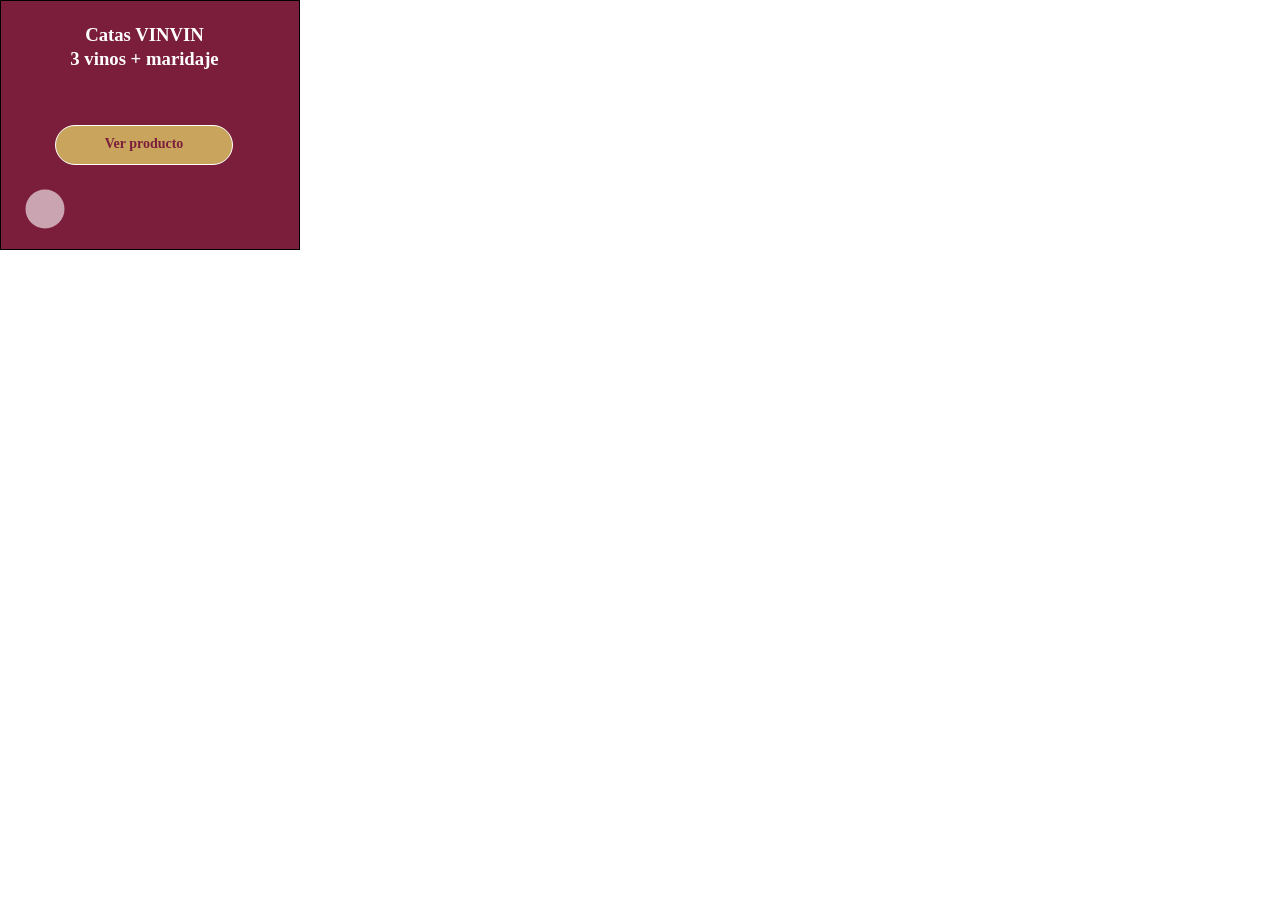
<file: banner/gwd_preview_banner_vinvin/index.html>
<!DOCTYPE html>
<html><head>
  <meta http-equiv="Cache-Control" content="no-cache, no-store, must-revalidate"><meta http-equiv="Pragma" content="no-cache"><meta http-equiv="Expires" content="0"><meta charset="utf-8">
  <meta name="generator" content="Google Web Designer 16.4.0.0711">
  <meta name="template" content="Banner 3.0.0">
  <meta name="environment" content="gwd-genericad">
  <meta name="viewport" content="width=device-width, initial-scale=1.0">
  <link href="gwdpage_style.css" rel="stylesheet" data-version="13" data-exports-type="gwd-page">
  <link href="gwdpagedeck_style.css" rel="stylesheet" data-version="14" data-exports-type="gwd-pagedeck">
  <style id="gwd-lightbox-style">.gwd-lightbox {
    overflow: hidden;
}</style>
  <style id="gwd-text-style">p {
    margin: 0px;
}
h1 {
    margin: 0px;
}
h2 {
    margin: 0px;
}
h3 {
    margin: 0px;
}</style>
  <style>html,
body {
    width: 100%;
    height: 100%;
    margin: 0px;
}
.gwd-page-container {
    position: relative;
    width: 100%;
    height: 100%;
}
.gwd-page-content {
    background-color: transparent;
    transform: matrix3d(1, 0, 0, 0, 0, 1, 0, 0, 0, 0, 1, 0, 0, 0, 0, 1);
    -webkit-transform: matrix3d(1, 0, 0, 0, 0, 1, 0, 0, 0, 0, 1, 0, 0, 0, 0, 1);
    -moz-transform: matrix3d(1, 0, 0, 0, 0, 1, 0, 0, 0, 0, 1, 0, 0, 0, 0, 1);
    perspective: 1400px;
    -webkit-perspective: 1400px;
    -moz-perspective: 1400px;
    position: absolute;
    transform-style: preserve-3d;
    -webkit-transform-style: preserve-3d;
    -moz-transform-style: preserve-3d;
}
.gwd-page-content * {
    transform-style: preserve-3d;
    -webkit-transform-style: preserve-3d;
    -moz-transform-style: preserve-3d;
}
.gwd-page-wrapper {
    background-color: rgb(255, 255, 255);
    position: absolute;
    transform: translateZ(0px);
    -webkit-transform: translateZ(0px);
    -moz-transform: translateZ(0px);
}
.gwd-page-size {
    width: 300px;
    height: 250px;
}
.gwd-rect-sdm5 {
    position: absolute;
    left: 0px;
    width: 300px;
    height: 250px;
    box-sizing: border-box;
    border-width: 1px;
    border-style: solid;
    border-color: rgb(0, 0, 0);
    background-image: none;
    top: 0px;
    background-color: rgb(123, 30, 60);
    transform: translate3d(0px, 0px, 0px);
    -webkit-transform: translate3d(0px, 0px, 0px);
    -moz-transform: translate3d(0px, 0px, 0px);
}
.gwd-p-cufo {
    position: absolute;
    width: 205px;
    height: 62px;
    background-image: none;
    font-family: "Arial Black";
    text-align: center;
    line-height: 24px;
    background-color: rgb(123, 30, 60);
    border-image-source: none;
    border-image-width: 1;
    border-image-outset: 0;
    border-image-repeat: stretch;
    border-color: rgb(247, 246, 247);
    left: 42px;
    top: 23px;
    color: rgb(255, 255, 255);
}
.gwd-oval-1p91 {
    position: absolute;
    width: 40px;
    height: 40px;
    stroke-width: 1px;
    fill: rgba(255, 255, 255, 0.6);
    stroke: none;
    left: 22px;
    top: 190px;
    transform: translate3d(5px, -1px, 0px);
    -webkit-transform: translate3d(5px, -1px, 0px);
    -moz-transform: translate3d(5px, -1px, 0px);
}
[data-gwd-group="Grupo1"] .gwd-grp-18li.gwd-rect-ftvw {
    position: absolute;
    width: 178px;
    height: 40px;
    box-sizing: border-box;
    border-width: 1px;
    border-style: solid;
    border-color: rgb(255, 255, 255);
    background-image: none;
    background-color: rgb(201, 164, 92);
    border-radius: 20px;
    left: 0px;
    top: 0px;
}
[data-gwd-group="Grupo1"] .gwd-grp-18li.gwd-span-115t {
    position: absolute;
    font-family: "Arial Black";
    font-weight: bold;
    font-size: 14px;
    color: rgb(123, 30, 60);
    text-align: center;
    line-height: 18px;
    width: 178px;
    height: 20px;
    left: 0px;
    top: 10px;
}
[data-gwd-group="Grupo1"] {
    width: 178px;
    height: 40px;
}
.gwd-div-1ids {
    position: absolute;
    left: 55px;
    top: 125px;
    transform: translate3d(0px, 0px, 0px);
    -webkit-transform: translate3d(0px, 0px, 0px);
    -moz-transform: translate3d(0px, 0px, 0px);
}
@keyframes gwd-gen-1c4sgwdanimation_gwd-keyframes {
    0% {
        transform: translate3d(5px, -1px, 0px);
        -webkit-transform: translate3d(5px, -1px, 0px);
        -moz-transform: translate3d(5px, -1px, 0px);
        animation-timing-function: linear;
        -webkit-animation-timing-function: linear;
        -moz-animation-timing-function: linear;
    }
    50% {
        transform: translate3d(220px, 0px, 0px);
        -webkit-transform: translate3d(220px, 0px, 0px);
        -moz-transform: translate3d(220px, 0px, 0px);
        animation-timing-function: linear;
        -webkit-animation-timing-function: linear;
        -moz-animation-timing-function: linear;
    }
    100% {
        transform: translate3d(3px, -1px, 0px);
        -webkit-transform: translate3d(3px, -1px, 0px);
        -moz-transform: translate3d(3px, -1px, 0px);
        animation-timing-function: linear;
        -webkit-animation-timing-function: linear;
        -moz-animation-timing-function: linear;
    }
}
@-webkit-keyframes gwd-gen-1c4sgwdanimation_gwd-keyframes {
    0% {
        -webkit-transform: translate3d(5px, -1px, 0px);
        -webkit-animation-timing-function: linear;
    }
    50% {
        -webkit-transform: translate3d(220px, 0px, 0px);
        -webkit-animation-timing-function: linear;
    }
    100% {
        -webkit-transform: translate3d(3px, -1px, 0px);
        -webkit-animation-timing-function: linear;
    }
}
@-moz-keyframes gwd-gen-1c4sgwdanimation_gwd-keyframes {
    0% {
        -moz-transform: translate3d(5px, -1px, 0px);
        -moz-animation-timing-function: linear;
    }
    50% {
        -moz-transform: translate3d(220px, 0px, 0px);
        -moz-animation-timing-function: linear;
    }
    100% {
        -moz-transform: translate3d(3px, -1px, 0px);
        -moz-animation-timing-function: linear;
    }
}
#page1.gwd-play-animation .gwd-gen-1c4sgwdanimation {
    animation: 3s linear 0s 1 normal forwards gwd-gen-1c4sgwdanimation_gwd-keyframes;
    -webkit-animation: 3s linear 0s 1 normal forwards gwd-gen-1c4sgwdanimation_gwd-keyframes;
    -moz-animation: 3s linear 0s 1 normal forwards gwd-gen-1c4sgwdanimation_gwd-keyframes;
}
@keyframes gwd-gen-1sdvgwdanimation_gwd-keyframes {
    0% {
        transform: translate3d(0px, 0px, 0px);
        -webkit-transform: translate3d(0px, 0px, 0px);
        -moz-transform: translate3d(0px, 0px, 0px);
        animation-timing-function: ease-in-out;
        -webkit-animation-timing-function: ease-in-out;
        -moz-animation-timing-function: ease-in-out;
    }
    50% {
        transform: translate3d(0px, 0px, 0px);
        -webkit-transform: translate3d(0px, 0px, 0px);
        -moz-transform: translate3d(0px, 0px, 0px);
        animation-timing-function: ease;
        -webkit-animation-timing-function: ease;
        -moz-animation-timing-function: ease;
    }
    100% {
        transform: translate3d(0px, 0px, 0px);
        -webkit-transform: translate3d(0px, 0px, 0px);
        -moz-transform: translate3d(0px, 0px, 0px);
        animation-timing-function: linear;
        -webkit-animation-timing-function: linear;
        -moz-animation-timing-function: linear;
    }
}
@-webkit-keyframes gwd-gen-1sdvgwdanimation_gwd-keyframes {
    0% {
        -webkit-transform: translate3d(0px, 0px, 0px);
        -webkit-animation-timing-function: ease-in-out;
    }
    50% {
        -webkit-transform: translate3d(0px, 0px, 0px);
        -webkit-animation-timing-function: ease;
    }
    100% {
        -webkit-transform: translate3d(0px, 0px, 0px);
        -webkit-animation-timing-function: linear;
    }
}
@-moz-keyframes gwd-gen-1sdvgwdanimation_gwd-keyframes {
    0% {
        -moz-transform: translate3d(0px, 0px, 0px);
        -moz-animation-timing-function: ease-in-out;
    }
    50% {
        -moz-transform: translate3d(0px, 0px, 0px);
        -moz-animation-timing-function: ease;
    }
    100% {
        -moz-transform: translate3d(0px, 0px, 0px);
        -moz-animation-timing-function: linear;
    }
}
#page1.gwd-play-animation .gwd-gen-1sdvgwdanimation {
    animation: 3s linear 0s 1 normal forwards gwd-gen-1sdvgwdanimation_gwd-keyframes;
    -webkit-animation: 3s linear 0s 1 normal forwards gwd-gen-1sdvgwdanimation_gwd-keyframes;
    -moz-animation: 3s linear 0s 1 normal forwards gwd-gen-1sdvgwdanimation_gwd-keyframes;
}
@keyframes gwd-gen-ig3ngwdanimation_gwd-keyframes {
    0% {
        transform: translate3d(0px, 0px, 0px);
        -webkit-transform: translate3d(0px, 0px, 0px);
        -moz-transform: translate3d(0px, 0px, 0px);
        animation-timing-function: linear;
        -webkit-animation-timing-function: linear;
        -moz-animation-timing-function: linear;
    }
    2.7767% {
        transform: translate3d(1px, 0px, 0px);
        -webkit-transform: translate3d(1px, 0px, 0px);
        -moz-transform: translate3d(1px, 0px, 0px);
        animation-timing-function: linear;
        -webkit-animation-timing-function: linear;
        -moz-animation-timing-function: linear;
    }
    50% {
        transform: translate3d(0px, 0px, 0px);
        -webkit-transform: translate3d(0px, 0px, 0px);
        -moz-transform: translate3d(0px, 0px, 0px);
        animation-timing-function: linear;
        -webkit-animation-timing-function: linear;
        -moz-animation-timing-function: linear;
    }
    100% {
        transform: translate3d(0px, 0px, 0px);
        -webkit-transform: translate3d(0px, 0px, 0px);
        -moz-transform: translate3d(0px, 0px, 0px);
        animation-timing-function: linear;
        -webkit-animation-timing-function: linear;
        -moz-animation-timing-function: linear;
    }
}
@-webkit-keyframes gwd-gen-ig3ngwdanimation_gwd-keyframes {
    0% {
        -webkit-transform: translate3d(0px, 0px, 0px);
        -webkit-animation-timing-function: linear;
    }
    2.7767% {
        -webkit-transform: translate3d(1px, 0px, 0px);
        -webkit-animation-timing-function: linear;
    }
    50% {
        -webkit-transform: translate3d(0px, 0px, 0px);
        -webkit-animation-timing-function: linear;
    }
    100% {
        -webkit-transform: translate3d(0px, 0px, 0px);
        -webkit-animation-timing-function: linear;
    }
}
@-moz-keyframes gwd-gen-ig3ngwdanimation_gwd-keyframes {
    0% {
        -moz-transform: translate3d(0px, 0px, 0px);
        -moz-animation-timing-function: linear;
    }
    2.7767% {
        -moz-transform: translate3d(1px, 0px, 0px);
        -moz-animation-timing-function: linear;
    }
    50% {
        -moz-transform: translate3d(0px, 0px, 0px);
        -moz-animation-timing-function: linear;
    }
    100% {
        -moz-transform: translate3d(0px, 0px, 0px);
        -moz-animation-timing-function: linear;
    }
}
#page1.gwd-play-animation .gwd-gen-ig3ngwdanimation {
    animation: 3s linear 0s 1 normal forwards gwd-gen-ig3ngwdanimation_gwd-keyframes;
    -webkit-animation: 3s linear 0s 1 normal forwards gwd-gen-ig3ngwdanimation_gwd-keyframes;
    -moz-animation: 3s linear 0s 1 normal forwards gwd-gen-ig3ngwdanimation_gwd-keyframes;
}</style><style data-gwd-secondary-animations="">#page1.label-1 .gwd-gen-1sdvgwdanimation {
    animation: 3s linear 0s 1 normal forwards gwd-gen-1sdvgwdanimation_gwd-keyframes_label-1;
    -webkit-animation: 3s linear 0s 1 normal forwards gwd-gen-1sdvgwdanimation_gwd-keyframes_label-1;
    -moz-animation: 3s linear 0s 1 normal forwards gwd-gen-1sdvgwdanimation_gwd-keyframes_label-1;
}
@keyframes gwd-gen-1sdvgwdanimation_gwd-keyframes_label-1 {
    0% {
        transform: translate3d(0px, 0px, 0px);
        -webkit-transform: translate3d(0px, 0px, 0px);
        -moz-transform: translate3d(0px, 0px, 0px);
        animation-timing-function: ease-in-out;
        -webkit-animation-timing-function: ease-in-out;
        -moz-animation-timing-function: ease-in-out;
    }
    50% {
        transform: translate3d(0px, 0px, 0px);
        -webkit-transform: translate3d(0px, 0px, 0px);
        -moz-transform: translate3d(0px, 0px, 0px);
        animation-timing-function: ease;
        -webkit-animation-timing-function: ease;
        -moz-animation-timing-function: ease;
    }
    100% {
        transform: translate3d(0px, 0px, 0px);
        -webkit-transform: translate3d(0px, 0px, 0px);
        -moz-transform: translate3d(0px, 0px, 0px);
        animation-timing-function: linear;
        -webkit-animation-timing-function: linear;
        -moz-animation-timing-function: linear;
    }
}
@-webkit-keyframes gwd-gen-1sdvgwdanimation_gwd-keyframes_label-1 {
    0% {
        -webkit-transform: translate3d(0px, 0px, 0px);
        -webkit-animation-timing-function: ease-in-out;
    }
    50% {
        -webkit-transform: translate3d(0px, 0px, 0px);
        -webkit-animation-timing-function: ease;
    }
    100% {
        -webkit-transform: translate3d(0px, 0px, 0px);
        -webkit-animation-timing-function: linear;
    }
}
@-moz-keyframes gwd-gen-1sdvgwdanimation_gwd-keyframes_label-1 {
    0% {
        -moz-transform: translate3d(0px, 0px, 0px);
        -moz-animation-timing-function: ease-in-out;
    }
    50% {
        -moz-transform: translate3d(0px, 0px, 0px);
        -moz-animation-timing-function: ease;
    }
    100% {
        -moz-transform: translate3d(0px, 0px, 0px);
        -moz-animation-timing-function: linear;
    }
}
#page1.label-1 .gwd-gen-1c4sgwdanimation {
    animation: 3s linear 0s 1 normal forwards gwd-gen-1c4sgwdanimation_gwd-keyframes_label-1;
    -webkit-animation: 3s linear 0s 1 normal forwards gwd-gen-1c4sgwdanimation_gwd-keyframes_label-1;
    -moz-animation: 3s linear 0s 1 normal forwards gwd-gen-1c4sgwdanimation_gwd-keyframes_label-1;
}
@keyframes gwd-gen-1c4sgwdanimation_gwd-keyframes_label-1 {
    0% {
        transform: translate3d(5px, -1px, 0px);
        -webkit-transform: translate3d(5px, -1px, 0px);
        -moz-transform: translate3d(5px, -1px, 0px);
        animation-timing-function: linear;
        -webkit-animation-timing-function: linear;
        -moz-animation-timing-function: linear;
    }
    50% {
        transform: translate3d(220px, 0px, 0px);
        -webkit-transform: translate3d(220px, 0px, 0px);
        -moz-transform: translate3d(220px, 0px, 0px);
        animation-timing-function: linear;
        -webkit-animation-timing-function: linear;
        -moz-animation-timing-function: linear;
    }
    100% {
        transform: translate3d(3px, -1px, 0px);
        -webkit-transform: translate3d(3px, -1px, 0px);
        -moz-transform: translate3d(3px, -1px, 0px);
        animation-timing-function: linear;
        -webkit-animation-timing-function: linear;
        -moz-animation-timing-function: linear;
    }
}
@-webkit-keyframes gwd-gen-1c4sgwdanimation_gwd-keyframes_label-1 {
    0% {
        -webkit-transform: translate3d(5px, -1px, 0px);
        -webkit-animation-timing-function: linear;
    }
    50% {
        -webkit-transform: translate3d(220px, 0px, 0px);
        -webkit-animation-timing-function: linear;
    }
    100% {
        -webkit-transform: translate3d(3px, -1px, 0px);
        -webkit-animation-timing-function: linear;
    }
}
@-moz-keyframes gwd-gen-1c4sgwdanimation_gwd-keyframes_label-1 {
    0% {
        -moz-transform: translate3d(5px, -1px, 0px);
        -moz-animation-timing-function: linear;
    }
    50% {
        -moz-transform: translate3d(220px, 0px, 0px);
        -moz-animation-timing-function: linear;
    }
    100% {
        -moz-transform: translate3d(3px, -1px, 0px);
        -moz-animation-timing-function: linear;
    }
}
#page1.label-1 .gwd-gen-ig3ngwdanimation {
    animation: 3s linear 0s 1 normal forwards gwd-gen-ig3ngwdanimation_gwd-keyframes_label-1;
    -webkit-animation: 3s linear 0s 1 normal forwards gwd-gen-ig3ngwdanimation_gwd-keyframes_label-1;
    -moz-animation: 3s linear 0s 1 normal forwards gwd-gen-ig3ngwdanimation_gwd-keyframes_label-1;
}
@keyframes gwd-gen-ig3ngwdanimation_gwd-keyframes_label-1 {
    0% {
        transform: translate3d(0px, 0px, 0px);
        -webkit-transform: translate3d(0px, 0px, 0px);
        -moz-transform: translate3d(0px, 0px, 0px);
        animation-timing-function: linear;
        -webkit-animation-timing-function: linear;
        -moz-animation-timing-function: linear;
    }
    2.7767% {
        transform: translate3d(1px, 0px, 0px);
        -webkit-transform: translate3d(1px, 0px, 0px);
        -moz-transform: translate3d(1px, 0px, 0px);
        animation-timing-function: linear;
        -webkit-animation-timing-function: linear;
        -moz-animation-timing-function: linear;
    }
    50% {
        transform: translate3d(0px, 0px, 0px);
        -webkit-transform: translate3d(0px, 0px, 0px);
        -moz-transform: translate3d(0px, 0px, 0px);
        animation-timing-function: linear;
        -webkit-animation-timing-function: linear;
        -moz-animation-timing-function: linear;
    }
    100% {
        transform: translate3d(0px, 0px, 0px);
        -webkit-transform: translate3d(0px, 0px, 0px);
        -moz-transform: translate3d(0px, 0px, 0px);
        animation-timing-function: linear;
        -webkit-animation-timing-function: linear;
        -moz-animation-timing-function: linear;
    }
}
@-webkit-keyframes gwd-gen-ig3ngwdanimation_gwd-keyframes_label-1 {
    0% {
        -webkit-transform: translate3d(0px, 0px, 0px);
        -webkit-animation-timing-function: linear;
    }
    2.7767% {
        -webkit-transform: translate3d(1px, 0px, 0px);
        -webkit-animation-timing-function: linear;
    }
    50% {
        -webkit-transform: translate3d(0px, 0px, 0px);
        -webkit-animation-timing-function: linear;
    }
    100% {
        -webkit-transform: translate3d(0px, 0px, 0px);
        -webkit-animation-timing-function: linear;
    }
}
@-moz-keyframes gwd-gen-ig3ngwdanimation_gwd-keyframes_label-1 {
    0% {
        -moz-transform: translate3d(0px, 0px, 0px);
        -moz-animation-timing-function: linear;
    }
    2.7767% {
        -moz-transform: translate3d(1px, 0px, 0px);
        -moz-animation-timing-function: linear;
    }
    50% {
        -moz-transform: translate3d(0px, 0px, 0px);
        -moz-animation-timing-function: linear;
    }
    100% {
        -moz-transform: translate3d(0px, 0px, 0px);
        -moz-animation-timing-function: linear;
    }
}
#page1.gwd-play-animation .event-2-animation {
    animation: 1.5s linear 0s 1 normal forwards gwd-empty-animation;
    -webkit-animation: 1.5s linear 0s 1 normal forwards gwd-empty-animation;
    -moz-animation: 1.5s linear 0s 1 normal forwards gwd-empty-animation;
}
@keyframes gwd-empty-animation {
    0% {
        opacity: 0.001;
    }
    100% {
        opacity: 0;
    }
}
@-webkit-keyframes gwd-empty-animation {
    0% {
        opacity: 0.001;
    }
    100% {
        opacity: 0;
    }
}
@-moz-keyframes gwd-empty-animation {
    0% {
        opacity: 0.001;
    }
    100% {
        opacity: 0;
    }
}
#page1.label-1 .event-2-animation {
    animation: 1.5s linear 0s 1 normal forwards gwd-empty-animation_label-1;
    -webkit-animation: 1.5s linear 0s 1 normal forwards gwd-empty-animation_label-1;
    -moz-animation: 1.5s linear 0s 1 normal forwards gwd-empty-animation_label-1;
}
@keyframes gwd-empty-animation_label-1 {
    0% {
        opacity: 0.001;
    }
    100% {
        opacity: 0;
    }
}
@-webkit-keyframes gwd-empty-animation_label-1 {
    0% {
        opacity: 0.001;
    }
    100% {
        opacity: 0;
    }
}
@-moz-keyframes gwd-empty-animation_label-1 {
    0% {
        opacity: 0.001;
    }
    100% {
        opacity: 0;
    }
}
#page1.gwd-play-animation .event-1-animation {
    animation: 0s linear 0s 1 normal forwards gwd-empty-animation;
    -webkit-animation: 0s linear 0s 1 normal forwards gwd-empty-animation;
    -moz-animation: 0s linear 0s 1 normal forwards gwd-empty-animation;
}
#page1.label-1 .event-1-animation {
    animation: 0s linear 0s 1 normal forwards gwd-empty-animation_label-1;
    -webkit-animation: 0s linear 0s 1 normal forwards gwd-empty-animation_label-1;
    -moz-animation: 0s linear 0s 1 normal forwards gwd-empty-animation_label-1;
}</style>
  <script data-source="gwd_webcomponents_v1_min.js" data-version="2" data-exports-type="gwd_webcomponents_v1" src="gwd_webcomponents_v1_min.js"></script>
  <script data-source="gwdpage_min.js" data-version="13" data-exports-type="gwd-page" src="gwdpage_min.js"></script>
  <script data-source="gwdpagedeck_min.js" data-version="14" data-exports-type="gwd-pagedeck" src="gwdpagedeck_min.js"></script>
  <script data-source="gwdgenericad_min.js" data-version="8" data-exports-type="gwd-genericad" src="gwdgenericad_min.js"></script>
  
  <script type="text/javascript" src="gwdid.min.1.0.js" gwd-gwdid-version="1.0"></script>
  <script type="text/javascript" gwd-events="support" src="gwd-events-support.1.0.js"></script>
  <script type="text/javascript" gwd-events="handlers">
    window.gwd = window.gwd || {};
    gwd.auto_BotonClick = function(event) {
      window.open("https://rous388.github.io/vinvinweb/producto.html", "_blank");
    };
  </script>
  <script type="text/javascript" gwd-events="registration">
    // Código de soporte para la administración de eventos en Google Web Designer
    // Este bloqueo de la secuencia de comandos se genera automáticamente. No lo edite.
    gwd.actions.events.registerEventHandlers = function(event) {
      gwd.actions.events.addHandler('boton', 'click', gwd.auto_BotonClick, false);
    };
    gwd.actions.events.deregisterEventHandlers = function(event) {
      gwd.actions.events.removeHandler('boton', 'click', gwd.auto_BotonClick, false);
    };
    document.addEventListener("DOMContentLoaded", gwd.actions.events.registerEventHandlers);
    document.addEventListener("unload", gwd.actions.events.deregisterEventHandlers);
  </script>
</head>

<body>
  
  <gwd-genericad id="gwd-ad">
    <gwd-pagedeck class="gwd-page-container" id="pagedeck">
      <gwd-page id="page1" class="gwd-page-wrapper gwd-page-size gwd-lightbox" data-gwd-width="300px" data-gwd-height="250px" data-gwd-animation-labels="label-1,0">
        <div class="gwd-page-content gwd-page-size">
          <svg data-gwd-shape="rectangle" class="gwd-rect-sdm5 gwd-gen-1sdvgwdanimation"></svg>
          <h3 class="gwd-p-cufo">Catas VINVIN<br>3 vinos + maridaje</h3>
          <svg data-gwd-shape="oval" preserveAspectRatio="none" viewBox="0 0 40 40" class="gwd-oval-1p91 gwd-gen-1c4sgwdanimation">
            <ellipse cx="50%" cy="50%" rx="19.5" ry="19.5"></ellipse>
          </svg>
          <div class="gwd-animation-event event-2-animation" data-event-name="event-2" data-event-time="1500"></div>
          <div class="gwd-animation-event event-1-animation" data-event-name="event-1" data-event-time="0"></div>
          <div class="gwd-div-1ids gwd-gen-ig3ngwdanimation" data-gwd-group="Grupo1" id="boton">
      <svg data-gwd-shape="rectangle" class="gwd-rect-ftvw gwd-grp-18li"></svg><span class="gwd-span-115t gwd-grp-18li">Ver producto</span></div>
        </div>
      </gwd-page>
    </gwd-pagedeck>
  </gwd-genericad>
  <script type="text/javascript" id="gwd-init-code">
    (function() {
      var gwdAd = document.getElementById('gwd-ad');

      /**
       * Handles the DOMContentLoaded event. The DOMContentLoaded event is
       * fired when the document has been completely loaded and parsed.
       */
      function handleDomContentLoaded(event) {

      }

      /**
       * Handles the WebComponentsReady event. This event is fired when all
       * custom elements have been registered and upgraded.
       */
      function handleWebComponentsReady(event) {
        // Start the Ad lifecycle.
        requestAnimationFrame(function() {
          setTimeout(function() {
            gwdAd.initAd();
          }, 1);
        });
      }

      /**
       * Handles the event that is dispatched after the Ad has been
       * initialized and before the default page of the Ad is shown.
       */
      function handleAdInitialized(event) {}

      window.addEventListener('DOMContentLoaded',
        handleDomContentLoaded, false);
      window.addEventListener('WebComponentsReady',
        handleWebComponentsReady, false);
      window.addEventListener('adinitialized',
        handleAdInitialized, false);
    })();
  </script>


</body></html>
</file>
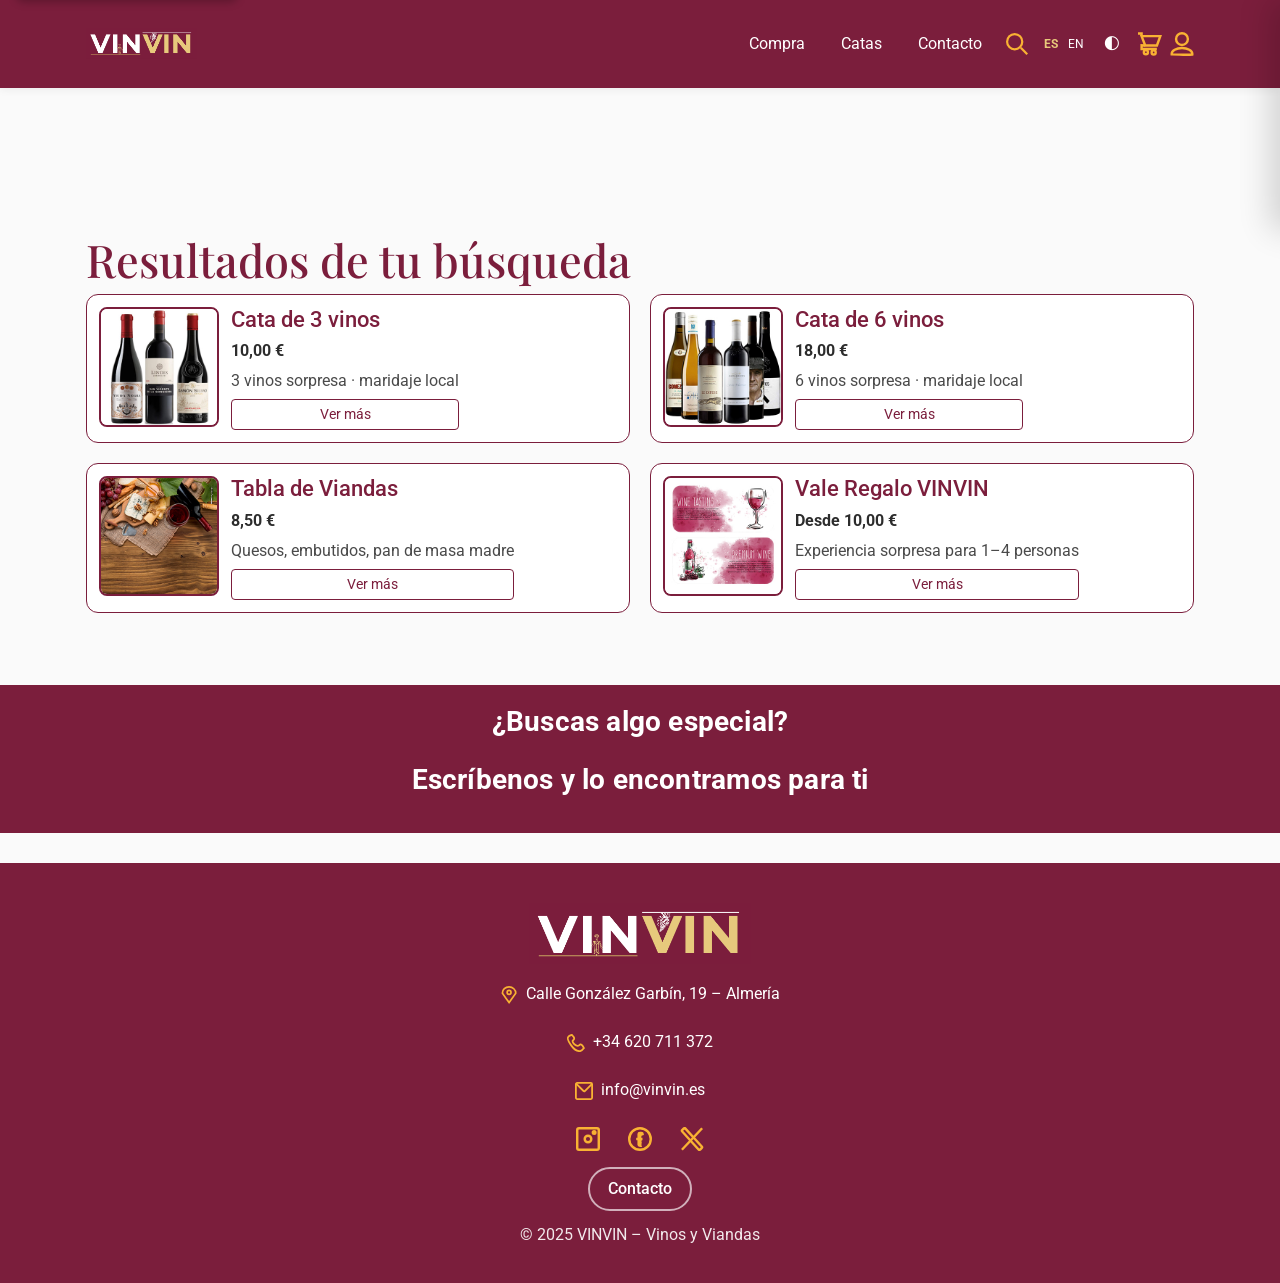
<file: busqueda.html>
<!doctype html>
<html lang="es">
<head>
  <meta charset="utf-8">
  <meta name="viewport" content="width=device-width, initial-scale=1">
  <title>VINVIN · Búsqueda</title>
  <meta name="description" content="Explora los resultados de búsqueda de VINVIN y encuentra catas, viandas y experiencias gastronómicas en Almería.">

  <link rel="stylesheet" href="https://cdn.jsdelivr.net/npm/bootstrap@5.3.3/dist/css/bootstrap.min.css">
  <link href="https://fonts.googleapis.com/css2?family=Playfair+Display:wght@500;600;700&family=Roboto:wght@400;500;700&display=swap" rel="stylesheet">
  <link rel="stylesheet" href="css/styles.css">
  <link rel="stylesheet" href="css/dark.css">
</head>

<body class="theme-light">
  <a href="#main" class="skip-link">Saltar al contenido principal</a>

  <!-- HEADER -->
  <header class="site-header">
    <div class="container header-flex">
      <a class="brand" href="index.html" aria-label="Vinvin">
        <img class="brand__logo" src="assets/images/logos/logo_vinvin_dark.png" alt="Vinvin">
      </a>

      <button class="nav-toggle" id="navToggle" aria-expanded="false" aria-controls="mainNav" aria-label="Abrir menú">
        ☰
      </button>

      <nav class="main-nav navbar navbar-expand-md" id="mainNav" aria-label="Principal">
        <a href="busqueda.html" aria-current="page">Compra</a>
        <a href="index.html#catas">Catas</a>
        <a href="info.html">Contacto</a>
      </nav>

      <div class="header-right">
        <form class="search" action="busqueda.html" role="search">
          <button type="submit" class="icon-btn">
            <img src="assets/images/icons/lupa.svg" width="24" height="24" alt="">
            <span class="sr-only">Buscar</span>
          </button>
        </form>

        <div class="lang" role="group" aria-label="Idioma">
          <button type="button" class="is-active">ES</button>
          <span aria-hidden="true">|</span>
          <button type="button">EN</button>
        </div>

        <button id="themeToggle" class="theme-toggle" aria-label="Cambiar tema">🌓</button>

        <button type="button" class="icon-link cart-toggle" id="cartToggle" aria-label="Abrir resumen del carrito" aria-controls="cartDrawer" aria-expanded="false">
          <img src="assets/images/icons/carrito.svg" width="24" height="24" alt="">
          <span class="sr-only">Carrito</span>
        </button>

        <a href="#" class="icon-link" aria-label="Cuenta de usuario">
          <img src="assets/images/icons/usuario.svg" width="24" height="24" alt="">
          <span class="sr-only">Cuenta de usuario</span>
        </a>
      </div>
    </div>
  </header>

  <main id="main" tabindex="-1">
    <section class="section search-results" aria-labelledby="search-title">
      <div class="container">
        <h1 id="search-title">Resultados de tu búsqueda</h1>

        <div class="results">
          <article class="result-card">
            <a class="result-media" href="assets/images/products/vinvin3-lg.jpg" target="_blank" rel="noopener">
              <img
                src="assets/images/products/vinvin3-sm.jpg"
                srcset="
                  assets/images/products/vinvin3-sm.jpg 320w,
                  assets/images/products/vinvin3-md.jpg 800w
                "
                sizes="120px"
                width="120" height="120"
                loading="lazy"
                decoding="async"
                alt="Cata de 3 vinos con maridaje">
            </a>
            <div class="result-body">
              <h3 class="result-title"><a href="producto.html">Cata de 3 vinos</a></h3>
              <p class="result-price">10,00 €</p>
              <p class="result-meta">3 vinos sorpresa · maridaje local</p>
              <a href="producto.html" class="btn btn-outline-primary btn-sm">Ver más</a>
            </div>
          </article>

          <article class="result-card">
            <a class="result-media" href="assets/images/products/vinvin6-lg.jpg" target="_blank" rel="noopener">
              <img
                src="assets/images/products/vinvin6-sm.jpg"
                srcset="
                  assets/images/products/vinvin6-sm.jpg 320w,
                  assets/images/products/vinvin6-md.jpg 800w
                "
                sizes="120px"
                width="120" height="120"
                loading="lazy"
                decoding="async"
                alt="Cata de 6 vinos con maridaje">
            </a>
            <div class="result-body">
              <h3 class="result-title"><a href="producto6.html">Cata de 6 vinos</a></h3>
              <p class="result-price">18,00 €</p>
              <p class="result-meta">6 vinos sorpresa · maridaje local</p>
              <a href="producto6.html" class="btn btn-outline-primary btn-sm">Ver más</a>
            </div>
          </article>

          <article class="result-card">
            <a class="result-media" href="assets/images/products/tabla-lg.jpg" target="_blank" rel="noopener">
              <img
                src="assets/images/products/tabla-sm.jpg"
                srcset="
                  assets/images/products/tabla-sm.jpg 320w,
                  assets/images/products/tabla-md.jpg 800w
                "
                sizes="120px"
                width="120" height="120"
                loading="lazy"
                decoding="async"
                alt="Tabla de viandas">
            </a>
            <div class="result-body">
              <h3 class="result-title"><a href="tabla.html">Tabla de Viandas</a></h3>
              <p class="result-price">8,50 €</p>
              <p class="result-meta">Quesos, embutidos, pan de masa madre</p>
              <a href="tabla.html" class="btn btn-outline-primary btn-sm">Ver más</a>
            </div>
          </article>

          <article class="result-card">
            <a class="result-media" href="assets/images/products/vale-lg.jpg" target="_blank" rel="noopener">
              <img
                src="assets/images/products/vale-sm.jpg"
                srcset="
                  assets/images/products/vale-sm.jpg 320w,
                  assets/images/products/vale-md.jpg 800w
                "
                sizes="120px"
                width="120" height="120"
                loading="lazy"
                decoding="async"
                alt="Vale VINVIN para regalo">
            </a>
            <div class="result-body">
              <h3 class="result-title"><a href="vale.html">Vale Regalo VINVIN</a></h3>
              <p class="result-price">Desde 10,00 €</p>
              <p class="result-meta">Experiencia sorpresa para 1–4 personas</p>
              <a href="vale.html" class="btn btn-outline-primary btn-sm">Ver más</a>
            </div>
          </article>
        </div>
      </div>
    </section>
  </main>

  <section class="band" aria-label="Eslogan">
    <p>¿Buscas algo especial?</p>
    <p>Escríbenos y lo encontramos para ti</p>
  </section>

  <!-- FOOTER -->
  <footer class="site-footer">
    <div class="container footer-stack">
      <div class="footer-row footer-brand">
        <img src="assets/images/logos/logo_vinvin_dark.png" alt="VINVIN">
      </div>

      <div class="footer-row fi">
        <img class="fi-ico" src="assets/images/icons/ubicacion.svg" alt="">
        <span>Calle González Garbín, 19 – Almería</span>
      </div>

      <div class="footer-row fi">
        <img class="fi-ico" src="assets/images/icons/telefono.svg" alt="">
        <span>+34 620 711 372</span>
      </div>

      <div class="footer-row fi">
        <img class="fi-ico" src="assets/images/icons/email.svg" alt="">
        <span>info@vinvin.es</span>
      </div>

      <nav class="footer-row social" aria-label="Redes sociales">
        <a href="#" aria-label="Instagram"><img src="assets/images/icons/instagram.svg" width="24" height="24" alt=""></a>
        <a href="#" aria-label="Facebook"><img src="assets/images/icons/facebook.svg" width="24" height="24" alt=""></a>
        <a href="#" aria-label="X"><img src="assets/images/icons/twitter.svg" width="24" height="24" alt=""></a>
      </nav>

      <nav class="footer-row footer-info" aria-label="Información legal">
        <a href="info.html">Contacto</a>
      </nav>

      <p class="footer-row copy">© 2025 VINVIN – Vinos y Viandas</p>
    </div>
  </footer>

  <!-- RESUMEN DESPLEGABLE DEL CARRITO -->
  <div class="cart-drawer-backdrop" id="cartDrawerBackdrop" hidden></div>

  <aside class="cart-drawer" id="cartDrawer" aria-labelledby="cartDrawerTitle" aria-hidden="true">
    <div class="cart-drawer__header">
      <h2 id="cartDrawerTitle">Tu carrito</h2>
      <button type="button" class="cart-drawer__close" id="cartDrawerClose" aria-label="Cerrar resumen del carrito">×</button>
    </div>

    <div class="cart-drawer__body" id="cartDrawerBody"></div>

    <div class="cart-drawer__footer">
      <div class="cart-drawer__total">
        <span>Total</span>
        <strong id="cartDrawerTotal">0,00 €</strong>
      </div>

      <a href="carrito.html" class="btn btn-primary">Ver carrito completo</a>
    </div>
  </aside>

  <button id="backToTop" class="back-to-top" aria-label="Volver arriba">↑</button>

  <script src="https://cdn.jsdelivr.net/npm/bootstrap@5.3.3/dist/js/bootstrap.bundle.min.js"></script>

  <script>
    const b = document.body;
    const t = document.getElementById('themeToggle');
    if (t){
      if(localStorage.getItem('theme') === 'dark'){
        b.classList.add('theme-dark');
        t.setAttribute('aria-pressed', 'true');
      }

      t.addEventListener('click', ()=>{
        const dark = b.classList.toggle('theme-dark');
        t.setAttribute('aria-pressed', dark ? 'true' : 'false');
        localStorage.setItem('theme', dark ? 'dark' : 'light');
      });
    }
  </script>

  <script>
    const navToggle = document.getElementById('navToggle');
    const mainNav = document.getElementById('mainNav');

    if (navToggle && mainNav) {
      navToggle.addEventListener('click', () => {
        const isOpen = mainNav.classList.toggle('is-open');
        navToggle.setAttribute('aria-expanded', isOpen ? 'true' : 'false');
        navToggle.setAttribute('aria-label', isOpen ? 'Cerrar menú' : 'Abrir menú');
      });
    }
  </script>

  <script>
    document.addEventListener('keydown', (e) => {
      const activeTag = document.activeElement.tagName.toLowerCase();
      const escribiendo = activeTag === 'input' || activeTag === 'textarea';

      if (!escribiendo && e.key.toLowerCase() === 't') {
        window.scrollTo({
          top: 0,
          behavior: 'smooth'
        });
      }
    });
  </script>

  <script>
    const backToTopBtn = document.getElementById('backToTop');

    if (backToTopBtn) {
      window.addEventListener('scroll', () => {
        if (window.scrollY > 200) {
          backToTopBtn.classList.add('is-visible');
        } else {
          backToTopBtn.classList.remove('is-visible');
        }
      });

      backToTopBtn.addEventListener('click', () => {
        window.scrollTo({
          top: 0,
          behavior: 'smooth'
        });
      });
    }
  </script>

  <script>
    function renderCartDrawer() {
      const cartDrawerBody = document.getElementById('cartDrawerBody');
      const cartDrawerTotal = document.getElementById('cartDrawerTotal');

      if (!cartDrawerBody || !cartDrawerTotal) return;

      const cart = JSON.parse(localStorage.getItem('cart')) || [];
      cartDrawerBody.innerHTML = '';

      if (cart.length === 0) {
        cartDrawerBody.innerHTML = '<p>Tu carrito está vacío.</p>';
        cartDrawerTotal.textContent = '0,00 €';
        return;
      }

      let total = 0;

      cart.forEach(product => {
        total += product.precio * product.cantidad;

        const item = document.createElement('article');
        item.className = 'cart-drawer__item';

        item.innerHTML = `
          <img src="${product.imagen}" alt="${product.nombre}">
          <div>
            <h3>${product.nombre}</h3>
            <p>${product.cantidad} x ${product.precio.toFixed(2).replace('.', ',')} €</p>
          </div>
        `;

        cartDrawerBody.appendChild(item);
      });

      cartDrawerTotal.textContent = total.toFixed(2).replace('.', ',') + ' €';
    }

    renderCartDrawer();
  </script>

  <script>
    const cartToggle = document.getElementById('cartToggle');
    const cartDrawer = document.getElementById('cartDrawer');
    const cartDrawerClose = document.getElementById('cartDrawerClose');
    const cartDrawerBackdrop = document.getElementById('cartDrawerBackdrop');

    if (cartToggle && cartDrawer && cartDrawerClose && cartDrawerBackdrop) {
      const openCartDrawer = () => {
        renderCartDrawer();
        cartDrawer.classList.add('is-open');
        cartDrawer.setAttribute('aria-hidden', 'false');
        cartToggle.setAttribute('aria-expanded', 'true');
        cartDrawerBackdrop.hidden = false;
      };

      const closeCartDrawer = () => {
        cartDrawer.classList.remove('is-open');
        cartDrawer.setAttribute('aria-hidden', 'true');
        cartToggle.setAttribute('aria-expanded', 'false');
        cartDrawerBackdrop.hidden = true;
      };

      cartToggle.addEventListener('click', openCartDrawer);
      cartDrawerClose.addEventListener('click', closeCartDrawer);
      cartDrawerBackdrop.addEventListener('click', closeCartDrawer);

      document.addEventListener('keydown', (e) => {
        if (e.key === 'Escape' && cartDrawer.classList.contains('is-open')) {
          closeCartDrawer();
        }
      });
    }
  </script>
</body>
</html>
</file>
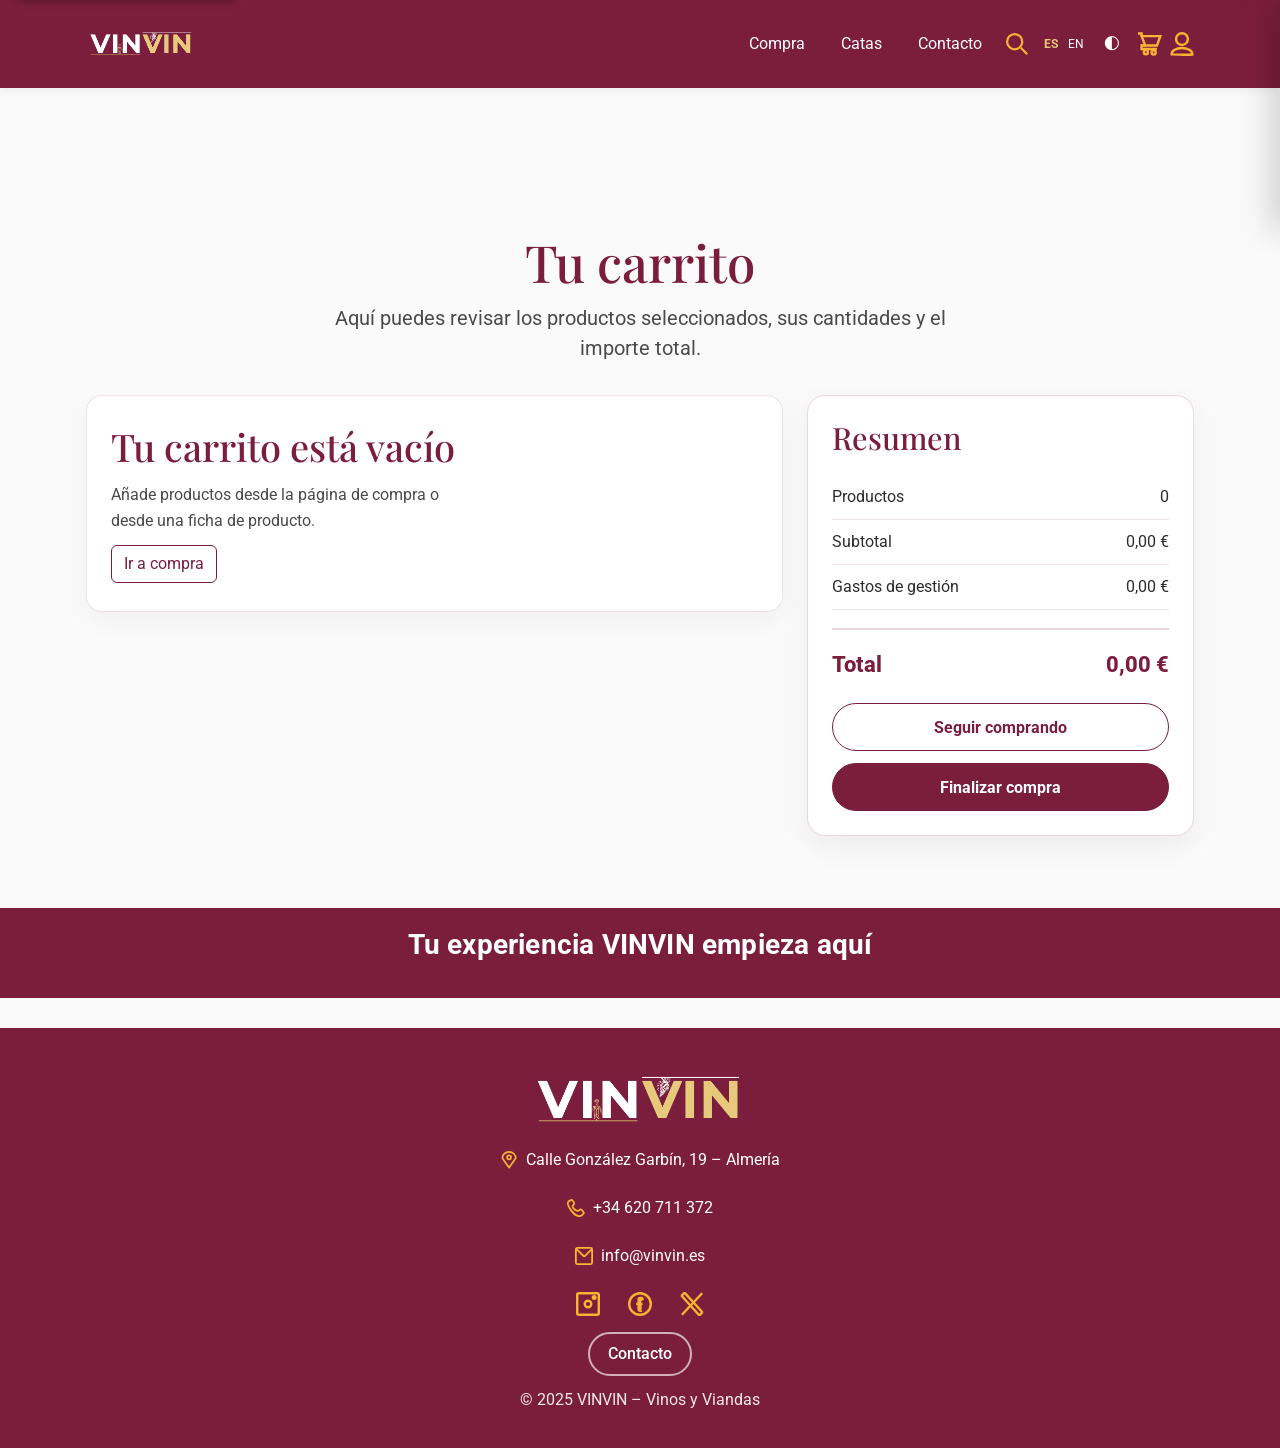
<file: carrito.html>
<!doctype html>
<html lang="es">
<head>
  <meta charset="utf-8">
  <meta name="viewport" content="width=device-width, initial-scale=1">
  <title>VINVIN · Carrito</title>
  <meta name="description" content="Consulta tu carrito de compra de VINVIN con productos, cantidades y precio total.">

  <link rel="stylesheet" href="https://cdn.jsdelivr.net/npm/bootstrap@5.3.3/dist/css/bootstrap.min.css">
  <link href="https://fonts.googleapis.com/css2?family=Playfair+Display:wght@500;600;700&family=Roboto:wght@400;500;700&display=swap" rel="stylesheet">
  <link rel="stylesheet" href="css/styles.css">
  <link rel="stylesheet" href="css/dark.css">
</head>

<body class="theme-light">
  <a href="#main" class="skip-link">Saltar al contenido principal</a>

  <header class="site-header">
    <div class="container header-flex">
      <a class="brand" href="index.html" aria-label="Vinvin">
        <img class="brand__logo" src="assets/images/logos/logo_vinvin_dark.png" alt="Vinvin">
      </a>

      <button class="nav-toggle" id="navToggle" aria-expanded="false" aria-controls="mainNav" aria-label="Abrir menú">
        ☰
      </button>

      <nav class="main-nav navbar navbar-expand-md" id="mainNav" aria-label="Principal">
        <a href="busqueda.html">Compra</a>
        <a href="index.html#catas">Catas</a>
        <a href="info.html">Contacto</a>
      </nav>

      <div class="header-right">
        <form class="search" action="busqueda.html" role="search">
          <button type="submit" class="icon-btn">
            <img src="assets/images/icons/lupa.svg" width="24" height="24" alt="">
            <span class="sr-only">Buscar</span>
          </button>
        </form>

        <div class="lang" role="group" aria-label="Idioma">
          <button type="button" class="is-active">ES</button>
          <span aria-hidden="true">|</span>
          <button type="button">EN</button>
        </div>

        <button id="themeToggle" class="theme-toggle" aria-label="Cambiar tema">🌓</button>

        <button type="button" class="icon-link cart-toggle" id="cartToggle" aria-label="Abrir resumen del carrito" aria-controls="cartDrawer" aria-expanded="false">
          <img src="assets/images/icons/carrito.svg" width="24" height="24" alt="">
          <span class="sr-only">Carrito</span>
        </button>

        <a href="#" class="icon-link" aria-label="Cuenta de usuario">
          <img src="assets/images/icons/usuario.svg" width="24" height="24" alt="">
          <span class="sr-only">Cuenta de usuario</span>
        </a>
      </div>
    </div>
  </header>

  <main id="main" tabindex="-1">
    <section class="section cart-page" aria-labelledby="cart-title">
      <div class="container">
        <header class="cart-head">
          <h1 id="cart-title">Tu carrito</h1>
          <p class="cart-lead">Aquí puedes revisar los productos seleccionados, sus cantidades y el importe total.</p>
        </header>

        <div class="cart-layout">
          <section class="cart-list" id="cartList" aria-label="Productos del carrito"></section>

          <aside class="cart-summary" aria-label="Resumen del pedido">
            <h2>Resumen</h2>

            <div class="cart-summary__row">
              <span>Productos</span>
              <span id="cartSummaryCount">0</span>
            </div>

            <div class="cart-summary__row">
              <span>Subtotal</span>
              <span id="cartSummarySubtotal">0,00 €</span>
            </div>

            <div class="cart-summary__row">
              <span>Gastos de gestión</span>
              <span>0,00 €</span>
            </div>

            <div class="cart-summary__total">
              <span>Total</span>
              <span id="cartSummaryTotal">0,00 €</span>
            </div>

            <div class="cart-summary__actions">
              <a href="busqueda.html" class="btn btn-outline-primary">Seguir comprando</a>
              <button type="button" class="btn btn-primary">Finalizar compra</button>
            </div>
          </aside>
        </div>
      </div>
    </section>
  </main>

  <section class="band" aria-label="Eslogan">
    <p>Tu experiencia VINVIN empieza aquí</p>
  </section>

  <footer class="site-footer">
    <div class="container footer-stack">
      <div class="footer-row footer-brand">
        <img src="assets/images/logos/logo_vinvin_dark.png" alt="VINVIN">
      </div>

      <div class="footer-row fi">
        <img class="fi-ico" src="assets/images/icons/ubicacion.svg" alt="">
        <span>Calle González Garbín, 19 – Almería</span>
      </div>

      <div class="footer-row fi">
        <img class="fi-ico" src="assets/images/icons/telefono.svg" alt="">
        <span>+34 620 711 372</span>
      </div>

      <div class="footer-row fi">
        <img class="fi-ico" src="assets/images/icons/email.svg" alt="">
        <span>info@vinvin.es</span>
      </div>

      <nav class="footer-row social" aria-label="Redes sociales">
        <a href="#" aria-label="Instagram"><img src="assets/images/icons/instagram.svg" width="24" height="24" alt=""></a>
        <a href="#" aria-label="Facebook"><img src="assets/images/icons/facebook.svg" width="24" height="24" alt=""></a>
        <a href="#" aria-label="X"><img src="assets/images/icons/twitter.svg" width="24" height="24" alt=""></a>
      </nav>

      <nav class="footer-row footer-info" aria-label="Información legal">
        <a href="info.html">Contacto</a>
      </nav>

      <p class="footer-row copy">© 2025 VINVIN – Vinos y Viandas</p>
    </div>
  </footer>

  <!-- RESUMEN DESPLEGABLE DEL CARRITO -->
  <div class="cart-drawer-backdrop" id="cartDrawerBackdrop" hidden></div>

  <aside class="cart-drawer" id="cartDrawer" aria-labelledby="cartDrawerTitle" aria-hidden="true">
    <div class="cart-drawer__header">
      <h2 id="cartDrawerTitle">Tu carrito</h2>
      <button type="button" class="cart-drawer__close" id="cartDrawerClose" aria-label="Cerrar resumen del carrito">×</button>
    </div>

    <div class="cart-drawer__body" id="cartDrawerBody"></div>

    <div class="cart-drawer__footer">
      <div class="cart-drawer__total">
        <span>Total</span>
        <strong id="cartDrawerTotal">0,00 €</strong>
      </div>

      <a href="carrito.html" class="btn btn-primary">Ver carrito completo</a>
    </div>
  </aside>

  <!-- MODAL ELIMINAR PRODUCTO -->
  <div class="modal fade" id="deleteCartItemModal" tabindex="-1" aria-labelledby="deleteCartItemModalLabel" aria-hidden="true">
    <div class="modal-dialog modal-dialog-centered">
      <div class="modal-content">
        <div class="modal-header">
          <h2 class="modal-title fs-5" id="deleteCartItemModalLabel">Confirmar eliminación</h2>
          <button type="button" class="btn-close" data-bs-dismiss="modal" aria-label="Cerrar"></button>
        </div>
        <div class="modal-body">
          ¿Seguro que quieres eliminar este producto del carrito?
        </div>
        <div class="modal-footer">
          <button type="button" class="btn btn-outline-primary" data-bs-dismiss="modal">Cancelar</button>
          <button type="button" class="btn btn-primary" id="confirmDeleteBtn">Eliminar</button>
        </div>
      </div>
    </div>
  </div>

  <button id="backToTop" class="back-to-top" aria-label="Volver arriba">↑</button>

  <script src="https://cdn.jsdelivr.net/npm/bootstrap@5.3.3/dist/js/bootstrap.bundle.min.js"></script>

  <script>
    const b = document.body;
    const t = document.getElementById('themeToggle');
    if (t) {
      if (localStorage.getItem('theme') === 'dark') {
        b.classList.add('theme-dark');
        t.setAttribute('aria-pressed', 'true');
      }

      t.addEventListener('click', () => {
        const dark = b.classList.toggle('theme-dark');
        t.setAttribute('aria-pressed', dark ? 'true' : 'false');
        localStorage.setItem('theme', dark ? 'dark' : 'light');
      });
    }
  </script>

  <script>
    const navToggle = document.getElementById('navToggle');
    const mainNav = document.getElementById('mainNav');

    if (navToggle && mainNav) {
      navToggle.addEventListener('click', () => {
        const isOpen = mainNav.classList.toggle('is-open');
        navToggle.setAttribute('aria-expanded', isOpen ? 'true' : 'false');
        navToggle.setAttribute('aria-label', isOpen ? 'Cerrar menú' : 'Abrir menú');
      });
    }
  </script>

  <script>
    document.addEventListener('keydown', (e) => {
      const activeTag = document.activeElement.tagName.toLowerCase();
      const escribiendo = activeTag === 'input' || activeTag === 'textarea';

      if (!escribiendo && e.key.toLowerCase() === 't') {
        window.scrollTo({
          top: 0,
          behavior: 'smooth'
        });
      }
    });
  </script>

  <script>
    const backToTopBtn = document.getElementById('backToTop');

    if (backToTopBtn) {
      window.addEventListener('scroll', () => {
        if (window.scrollY > 200) {
          backToTopBtn.classList.add('is-visible');
        } else {
          backToTopBtn.classList.remove('is-visible');
        }
      });

      backToTopBtn.addEventListener('click', () => {
        window.scrollTo({
          top: 0,
          behavior: 'smooth'
        });
      });
    }
  </script>

  <script>
    function getCart() {
      return JSON.parse(localStorage.getItem('cart')) || [];
    }

    function saveCart(cart) {
      localStorage.setItem('cart', JSON.stringify(cart));
    }

    function formatPrice(price) {
      return Number(price).toFixed(2).replace('.', ',') + ' €';
    }

    function renderCartPage() {
      const cartList = document.getElementById('cartList');
      const cartSummaryCount = document.getElementById('cartSummaryCount');
      const cartSummarySubtotal = document.getElementById('cartSummarySubtotal');
      const cartSummaryTotal = document.getElementById('cartSummaryTotal');

      if (!cartList || !cartSummaryCount || !cartSummarySubtotal || !cartSummaryTotal) return;

      const cart = getCart();
      cartList.innerHTML = '';

      if (cart.length === 0) {
        cartList.innerHTML = `
            <article class="cart-empty">
                <h2 class="cart-empty__title">Tu carrito está vacío</h2>
                <p class="cart-empty__text">Añade productos desde la página de compra o desde una ficha de producto.</p>
                <a href="busqueda.html" class="btn btn-outline-primary">Ir a compra</a>
            </article>
            `;
        cartSummaryCount.textContent = '0';
        cartSummarySubtotal.textContent = '0,00 €';
        cartSummaryTotal.textContent = '0,00 €';
        return;
      }

      let totalItems = 0;
      let totalPrice = 0;

      cart.forEach(product => {
        const subtotal = product.precio * product.cantidad;
        totalItems += product.cantidad;
        totalPrice += subtotal;

        const item = document.createElement('article');
        item.className = 'cart-item';

        item.innerHTML = `
          <img
            class="cart-item__img"
            src="${product.imagen}"
            alt="${product.nombre}">

          <div class="cart-item__body">
            <h2 class="cart-item__title">${product.nombre}</h2>
            <p class="cart-item__meta">Producto añadido al carrito.</p>

            <div class="cart-item__details">
              <p><strong>Precio:</strong> ${formatPrice(product.precio)}</p>
              <p><strong>Cantidad:</strong> ${product.cantidad}</p>
              <p><strong>Subtotal:</strong> ${formatPrice(subtotal)}</p>
            </div>

            <button
              type="button"
              class="btn btn-outline-primary btn-sm delete-cart-item-btn"
              data-product-id="${product.id}">
              Eliminar
            </button>
          </div>
        `;

        cartList.appendChild(item);
      });

      cartSummaryCount.textContent = totalItems;
      cartSummarySubtotal.textContent = formatPrice(totalPrice);
      cartSummaryTotal.textContent = formatPrice(totalPrice);
    }

    function renderCartDrawer() {
      const cartDrawerBody = document.getElementById('cartDrawerBody');
      const cartDrawerTotal = document.getElementById('cartDrawerTotal');

      if (!cartDrawerBody || !cartDrawerTotal) return;

      const cart = getCart();
      cartDrawerBody.innerHTML = '';

      if (cart.length === 0) {
        cartDrawerBody.innerHTML = '<p>Tu carrito está vacío.</p>';
        cartDrawerTotal.textContent = '0,00 €';
        return;
      }

      let total = 0;

      cart.forEach(product => {
        total += product.precio * product.cantidad;

        const item = document.createElement('article');
        item.className = 'cart-drawer__item';

        item.innerHTML = `
          <img src="${product.imagen}" alt="${product.nombre}">
          <div>
            <h3>${product.nombre}</h3>
            <p>${product.cantidad} x ${formatPrice(product.precio)}</p>
          </div>
        `;

        cartDrawerBody.appendChild(item);
      });

      cartDrawerTotal.textContent = formatPrice(total);
    }
  </script>

  <script>
    let productIdToDelete = null;
    const deleteModalEl = document.getElementById('deleteCartItemModal');
    const confirmDeleteBtn = document.getElementById('confirmDeleteBtn');
    const deleteModal = deleteModalEl ? new bootstrap.Modal(deleteModalEl) : null;

    function attachDeleteEvents() {
      const deleteButtons = document.querySelectorAll('.delete-cart-item-btn');

      deleteButtons.forEach(button => {
        button.addEventListener('click', () => {
          productIdToDelete = button.dataset.productId;
          if (deleteModal) deleteModal.show();
        });
      });
    }

    if (confirmDeleteBtn) {
      confirmDeleteBtn.addEventListener('click', () => {
        if (!productIdToDelete) return;

        const cart = getCart();
        const updatedCart = cart.filter(product => product.id !== productIdToDelete);

        saveCart(updatedCart);

        renderCartPage();
        renderCartDrawer();
        attachDeleteEvents();

        if (deleteModal) deleteModal.hide();

        productIdToDelete = null;
      });
    }
  </script>

  <script>
    const cartToggle = document.getElementById('cartToggle');
    const cartDrawer = document.getElementById('cartDrawer');
    const cartDrawerClose = document.getElementById('cartDrawerClose');
    const cartDrawerBackdrop = document.getElementById('cartDrawerBackdrop');

    if (cartToggle && cartDrawer && cartDrawerClose && cartDrawerBackdrop) {
      const openCartDrawer = () => {
        renderCartDrawer();
        cartDrawer.classList.add('is-open');
        cartDrawer.setAttribute('aria-hidden', 'false');
        cartToggle.setAttribute('aria-expanded', 'true');
        cartDrawerBackdrop.hidden = false;
      };

      const closeCartDrawer = () => {
        cartDrawer.classList.remove('is-open');
        cartDrawer.setAttribute('aria-hidden', 'true');
        cartToggle.setAttribute('aria-expanded', 'false');
        cartDrawerBackdrop.hidden = true;
      };

      cartToggle.addEventListener('click', openCartDrawer);
      cartDrawerClose.addEventListener('click', closeCartDrawer);
      cartDrawerBackdrop.addEventListener('click', closeCartDrawer);

      document.addEventListener('keydown', (e) => {
        if (e.key === 'Escape' && cartDrawer.classList.contains('is-open')) {
          closeCartDrawer();
        }
      });
    }
  </script>

  <script>
    renderCartPage();
    renderCartDrawer();
    attachDeleteEvents();
  </script>
</body>
</html>
</file>
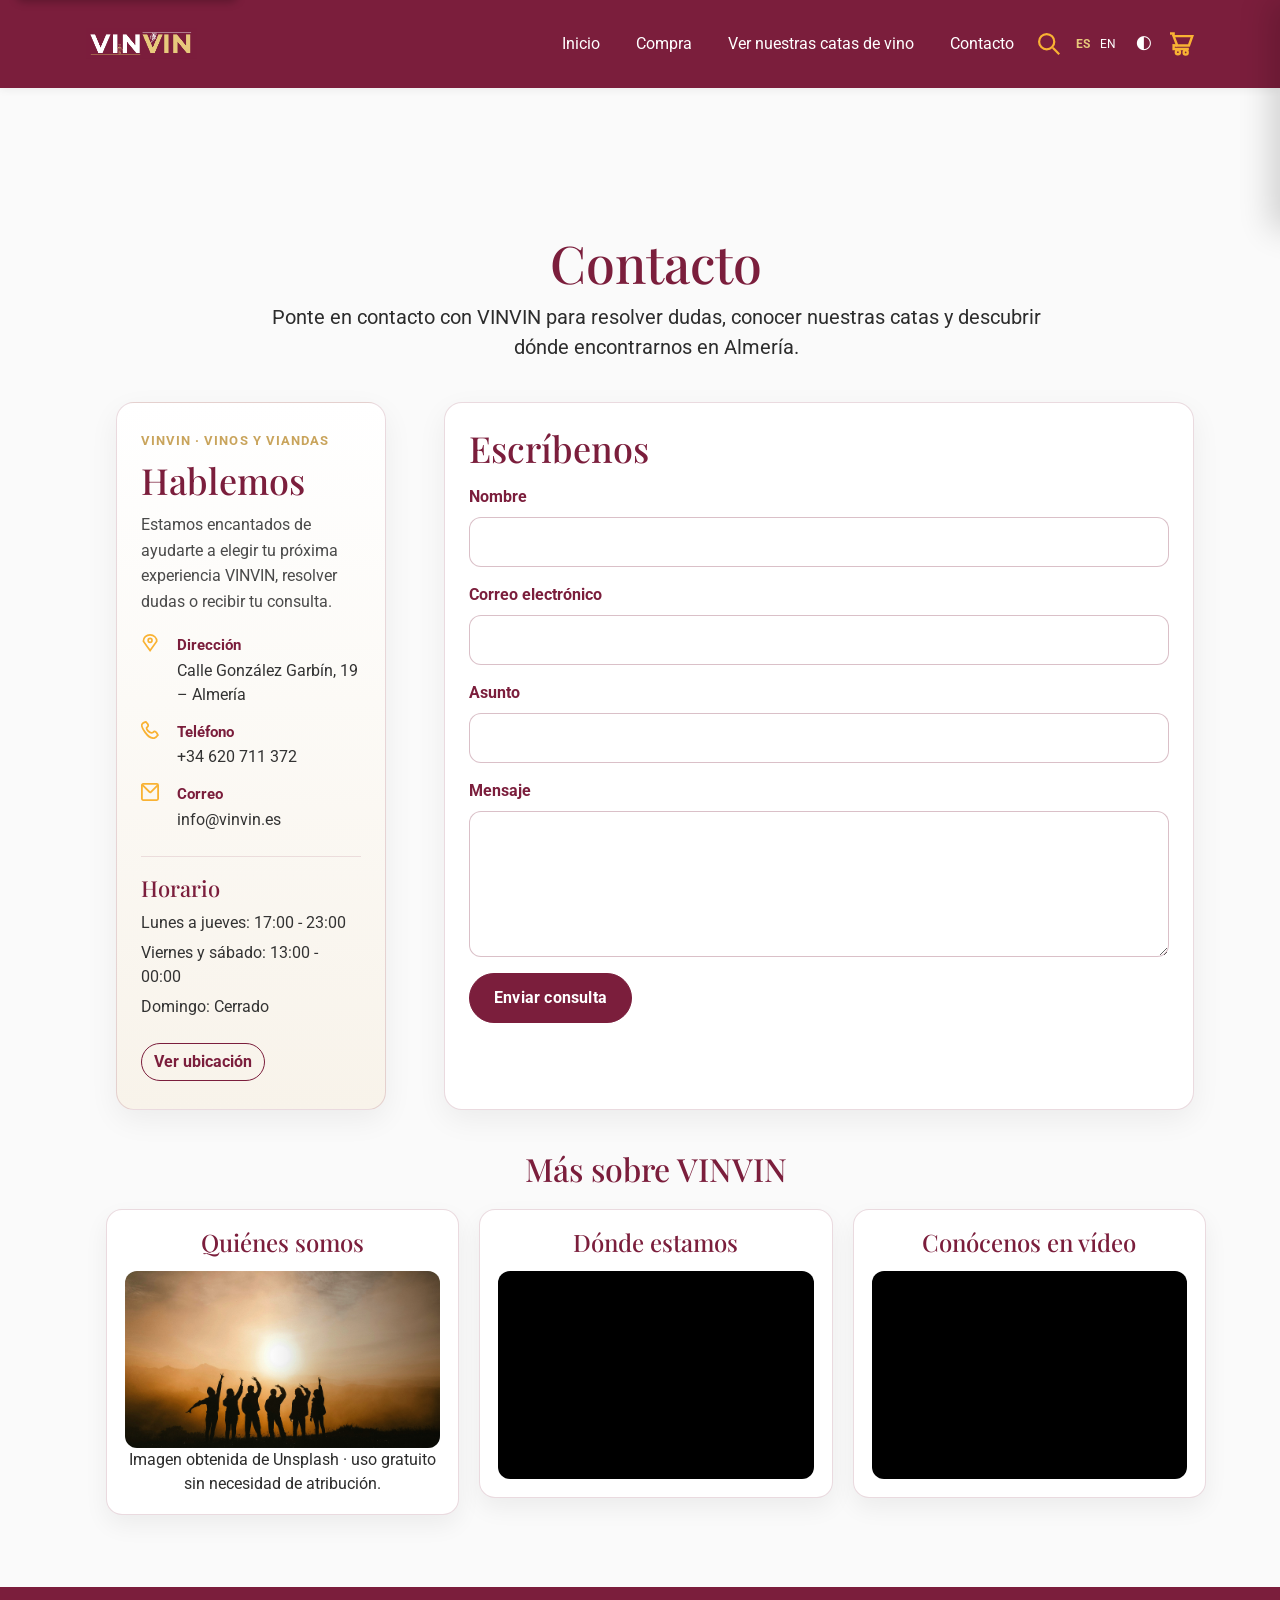
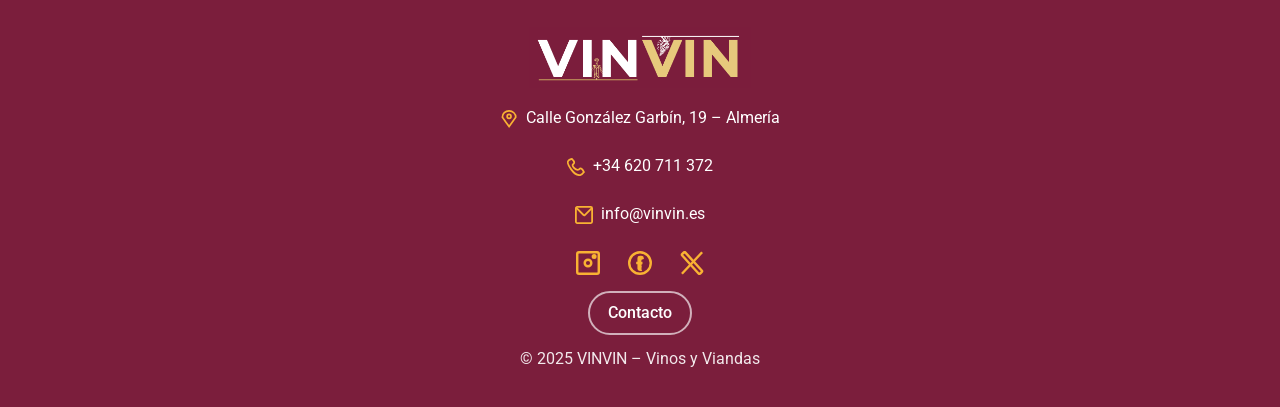
<file: info.html>
<!doctype html>
<html lang="es">

<head>
  <meta charset="utf-8">
  <meta name="viewport" content="width=device-width, initial-scale=1">
  <title>VINVIN - Contacto</title>
  <meta name="description" content="Contacta con VINVIN para resolver dudas, conocer nuestras catas y descubrir dónde encontrarnos en Almería.">

  <link rel="stylesheet" href="https://cdn.jsdelivr.net/npm/bootstrap@5.3.3/dist/css/bootstrap.min.css">
  <link href="https://fonts.googleapis.com/css2?family=Playfair+Display:wght@500;600;700&family=Roboto:wght@400;500;700&display=swap" rel="stylesheet">
  <link rel="stylesheet" href="css/styles.css">
  <link rel="stylesheet" href="css/dark.css">
</head>

<body class="theme-light">
  <a href="#main" class="skip-link">Saltar al contenido principal</a>

  <!-- HEADER -->
  <header class="site-header">
    <div class="container header-flex">
      <a class="brand" href="index.html" aria-label="Vinvin">
        <img class="brand__logo" src="assets/images/logos/logo_vinvin_dark.png" alt="" aria-hidden="true">
      </a>

      <button class="nav-toggle" id="navToggle" aria-expanded="false" aria-controls="mainNav" aria-label="Abrir menú">
        ☰
      </button>

      <nav class="main-nav navbar navbar-expand-md" id="mainNav" aria-label="Principal">
        <a href="index.html">Inicio</a>
        <a href="busqueda.html">Compra</a>
        <a href="index.html#catas">Ver nuestras catas de vino</a>
        <a href="info.html" aria-current="page">Contacto</a>
      </nav>

      <div class="header-right">
        <form class="search" action="busqueda.html" role="search">
          <button type="submit" class="icon-btn">
            <img src="assets/images/icons/lupa.svg" width="24" height="24" alt="">
            <span class="sr-only">Buscar</span>
          </button>
        </form>

        <div class="lang" role="group" aria-label="Idioma">
          <button type="button" class="is-active">ES</button>
          <span aria-hidden="true">|</span>
          <button type="button">EN</button>
        </div>

        <button id="themeToggle" class="theme-toggle" aria-label="Cambiar tema">🌓</button>

        <button type="button" class="icon-link cart-toggle" id="cartToggle" aria-label="Abrir resumen del carrito" aria-controls="cartDrawer" aria-expanded="false">
          <img src="assets/images/icons/carrito.svg" width="24" height="24" alt="">
          <span class="sr-only">Carrito</span>
        </button>
      </div>
    </div>
  </header>

  <main id="main" tabindex="-1">
    <section class="section info" aria-labelledby="info-title">
      <div class="container info-grid">
        <header class="info-head">
          <h1 id="info-title">Contacto</h1>
          <p class="info-lead">
            Ponte en contacto con VINVIN para resolver dudas, conocer nuestras catas y descubrir dónde encontrarnos en Almería.
          </p>
        </header>

        <section class="contact-top-grid" aria-labelledby="contact-data-title">
          <article class="contact-card">
            <p class="contact-kicker">VINVIN · Vinos y Viandas</p>
            <h2 id="contact-data-title">Hablemos</h2>
            <p class="contact-card-lead">
              Estamos encantados de ayudarte a elegir tu próxima experiencia VINVIN, resolver dudas o recibir tu consulta.
            </p>

            <ul class="contact-list">
              <li>
                <img class="loc-ico" src="assets/images/icons/ubicacion.svg" alt="">
                <div>
                  <strong>Dirección</strong>
                  <span>Calle González Garbín, 19 – Almería</span>
                </div>
              </li>
              <li>
                <img class="loc-ico" src="assets/images/icons/telefono.svg" alt="">
                <div>
                  <strong>Teléfono</strong>
                  <span>+34 620 711 372</span>
                </div>
              </li>
              <li>
                <img class="loc-ico" src="assets/images/icons/email.svg" alt="">
                <div>
                  <strong>Correo</strong>
                  <span>info@vinvin.es</span>
                </div>
              </li>
            </ul>

            <div class="contact-hours">
              <h3>Horario</h3>
              <p>Lunes a jueves: 17:00 - 23:00</p>
              <p>Viernes y sábado: 13:00 - 00:00</p>
              <p>Domingo: Cerrado</p>
            </div>

            <a class="btn btn-outline-primary" href="https://maps.google.com/?q=Calle+González+Garbín+19+Almería" target="_blank" rel="noopener noreferrer">
              Ver ubicación
            </a>
          </article>

          <article class="contact-form-card">
            <h2 id="form-title">Escríbenos</h2>

            <form class="contact-form" action="#" method="post">
              <div class="mb-3 text-start">
                <label for="nombre" class="form-label">Nombre</label>
                <input type="text" class="form-control" id="nombre" name="nombre" required>
              </div>

              <div class="mb-3 text-start">
                <label for="email" class="form-label">Correo electrónico</label>
                <input type="email" class="form-control" id="email" name="email" required>
              </div>

              <div class="mb-3 text-start">
                <label for="asunto" class="form-label">Asunto</label>
                <input type="text" class="form-control" id="asunto" name="asunto" required>
              </div>

              <div class="mb-3 text-start">
                <label for="mensaje" class="form-label">Mensaje</label>
                <textarea class="form-control" id="mensaje" name="mensaje" rows="5" required></textarea>
              </div>

              <button type="submit" class="btn btn-primary">Enviar consulta</button>
            </form>
          </article>
        </section>

        <section class="info-block info-extra" aria-labelledby="info-extra-title">
          <h2 id="info-extra-title">Más sobre VINVIN</h2>

          <div class="info-cards-3">
            <article class="info-card">
              <h3><a href="index.html#eslogan-band">Quiénes somos</a></h3>
              <figure class="team-figure">
                <div class="team-image">
                  <img src="assets/images/team/team.jpg" alt="Equipo de trabajo de VINVIN">
                </div>
                <figcaption class="img-credit">
                  Imagen obtenida de Unsplash · uso gratuito sin necesidad de atribución.
                </figcaption>
              </figure>
            </article>

            <article class="info-card">
              <h3>Dónde estamos</h3>
              <div class="info-card-map">
                <iframe
                  title="Mapa de ubicación de VINVIN"
                  src="https://www.google.com/maps/embed?pb=!1m18!1m12!1m3!1d3193.047444248092!2d-2.4642014583287386!3d36.84133977235112!2m3!1f0!2f0!3f0!3m2!1i1024!2i768!4f13.1!3m3!1m2!1s0xd7075fe2a3fc481%3A0x587f019896621c6d!2sWood%20Work%20Coworking%20Almeria!5e0!3m2!1ses!2ses!4v1769413801271!5m2!1ses!2ses"
                  loading="lazy"
                  referrerpolicy="no-referrer-when-downgrade"
                  allowfullscreen>
                </iframe>
              </div>
            </article>

            <article class="info-card">
              <h3>Conócenos en vídeo</h3>
              <div class="info-card-video">
                <iframe
                  title="Vídeo sobre VINVIN"
                  src="https://www.youtube.com/embed/EPrsZyKN0Ok?cc_load_policy=1"
                  loading="lazy"
                  allow="accelerometer; autoplay; clipboard-write; encrypted-media; gyroscope; picture-in-picture; web-share"
                  allowfullscreen>
                </iframe>
              </div>
            </article>
          </div>
        </section>
      </div>
    </section>
  </main>

  <!-- FOOTER -->
  <footer class="site-footer">
    <div class="container footer-stack">
      <div class="footer-row footer-brand">
        <img src="assets/images/logos/logo_vinvin_dark.png" alt="VINVIN">
      </div>

      <div class="footer-row fi">
        <img class="fi-ico" src="assets/images/icons/ubicacion.svg" alt="">
        <span>Calle González Garbín, 19 – Almería</span>
      </div>

      <div class="footer-row fi">
        <img class="fi-ico" src="assets/images/icons/telefono.svg" alt="">
        <span>+34 620 711 372</span>
      </div>

      <div class="footer-row fi">
        <img class="fi-ico" src="assets/images/icons/email.svg" alt="">
        <span>info@vinvin.es</span>
      </div>

      <nav class="footer-row social" aria-label="Redes sociales">
        <a href="#" aria-label="Instagram">
          <img src="assets/images/icons/instagram.svg" width="24" height="24" alt="">
        </a>
        <a href="#" aria-label="Facebook">
          <img src="assets/images/icons/facebook.svg" width="24" height="24" alt="">
        </a>
        <a href="#" aria-label="X">
          <img src="assets/images/icons/twitter.svg" width="24" height="24" alt="">
        </a>
      </nav>

      <nav class="footer-row footer-info" aria-label="Información legal">
        <a href="info.html">Contacto</a>
      </nav>

      <p class="footer-row copy">© 2025 VINVIN – Vinos y Viandas</p>
    </div>
  </footer>

  <!-- RESUMEN DESPLEGABLE DEL CARRITO -->
  <div class="cart-drawer-backdrop" id="cartDrawerBackdrop" hidden></div>

  <aside class="cart-drawer" id="cartDrawer" aria-labelledby="cartDrawerTitle" aria-hidden="true">
    <div class="cart-drawer__header">
      <h2 id="cartDrawerTitle">Tu carrito</h2>
      <button type="button" class="cart-drawer__close" id="cartDrawerClose" aria-label="Cerrar resumen del carrito">×</button>
    </div>

    <div class="cart-drawer__body" id="cartDrawerBody"></div>

    <div class="cart-drawer__footer">
      <div class="cart-drawer__total">
        <span>Total</span>
        <strong id="cartDrawerTotal">0,00 €</strong>
      </div>

      <a href="carrito.html" class="btn btn-primary">Ver carrito completo</a>
    </div>
  </aside>

  <button id="backToTop" class="back-to-top" aria-label="Volver arriba">↑</button>

  <script src="https://cdn.jsdelivr.net/npm/bootstrap@5.3.3/dist/js/bootstrap.bundle.min.js"></script>

  <script>
    const b = document.body;
    const t = document.getElementById('themeToggle');
    if (t){
      if(localStorage.getItem('theme') === 'dark'){
        b.classList.add('theme-dark');
        t.setAttribute('aria-pressed', 'true');
      }

      t.addEventListener('click', ()=>{
        const dark = b.classList.toggle('theme-dark');
        t.setAttribute('aria-pressed', dark ? 'true' : 'false');
        localStorage.setItem('theme', dark ? 'dark' : 'light');
      });
    }
  </script>

  <script>
    const navToggle = document.getElementById('navToggle');
    const mainNav = document.getElementById('mainNav');

    if (navToggle && mainNav) {
      navToggle.addEventListener('click', () => {
        const isOpen = mainNav.classList.toggle('is-open');
        navToggle.setAttribute('aria-expanded', isOpen ? 'true' : 'false');
        navToggle.setAttribute('aria-label', isOpen ? 'Cerrar menú' : 'Abrir menú');
      });
    }
  </script>

  <script>
    document.addEventListener('keydown', (e) => {
      const activeTag = document.activeElement.tagName.toLowerCase();
      const escribiendo = activeTag === 'input' || activeTag === 'textarea';

      if (!escribiendo && e.key.toLowerCase() === 't') {
        window.scrollTo({
          top: 0,
          behavior: 'smooth'
        });
      }
    });
  </script>

  <script>
    function renderCartDrawer() {
      const cartDrawerBody = document.getElementById('cartDrawerBody');
      const cartDrawerTotal = document.getElementById('cartDrawerTotal');

      if (!cartDrawerBody || !cartDrawerTotal) return;

      const cart = JSON.parse(localStorage.getItem('cart')) || [];
      cartDrawerBody.innerHTML = '';

      if (cart.length === 0) {
        cartDrawerBody.innerHTML = '<p>Tu carrito está vacío.</p>';
        cartDrawerTotal.textContent = '0,00 €';
        return;
      }

      let total = 0;

      cart.forEach(product => {
        total += product.precio * product.cantidad;

        const item = document.createElement('article');
        item.className = 'cart-drawer__item';

        item.innerHTML = `
          <img src="${product.imagen}" alt="${product.nombre}">
          <div>
            <h3>${product.nombre}</h3>
            <p>${product.cantidad} x ${product.precio.toFixed(2).replace('.', ',')} €</p>
          </div>
        `;

        cartDrawerBody.appendChild(item);
      });

      cartDrawerTotal.textContent = total.toFixed(2).replace('.', ',') + ' €';
    }

    renderCartDrawer();
  </script>

  <script>
    const cartToggle = document.getElementById('cartToggle');
    const cartDrawer = document.getElementById('cartDrawer');
    const cartDrawerClose = document.getElementById('cartDrawerClose');
    const cartDrawerBackdrop = document.getElementById('cartDrawerBackdrop');

    if (cartToggle && cartDrawer && cartDrawerClose && cartDrawerBackdrop) {
      const openCartDrawer = () => {
        renderCartDrawer();
        cartDrawer.classList.add('is-open');
        cartDrawer.setAttribute('aria-hidden', 'false');
        cartToggle.setAttribute('aria-expanded', 'true');
        cartDrawerBackdrop.hidden = false;
      };

      const closeCartDrawer = () => {
        cartDrawer.classList.remove('is-open');
        cartDrawer.setAttribute('aria-hidden', 'true');
        cartToggle.setAttribute('aria-expanded', 'false');
        cartDrawerBackdrop.hidden = true;
      };

      cartToggle.addEventListener('click', openCartDrawer);
      cartDrawerClose.addEventListener('click', closeCartDrawer);
      cartDrawerBackdrop.addEventListener('click', closeCartDrawer);

      document.addEventListener('keydown', (e) => {
        if (e.key === 'Escape' && cartDrawer.classList.contains('is-open')) {
          closeCartDrawer();
        }
      });
    }
  </script>

  <script>
    const backToTopBtn = document.getElementById('backToTop');

    if (backToTopBtn) {
      window.addEventListener('scroll', () => {
        if (window.scrollY > 200) {
          backToTopBtn.classList.add('is-visible');
        } else {
          backToTopBtn.classList.remove('is-visible');
        }
      });

      backToTopBtn.addEventListener('click', () => {
        window.scrollTo({
          top: 0,
          behavior: 'smooth'
        });
      });
    }
  </script>

</body>

</html>
</file>
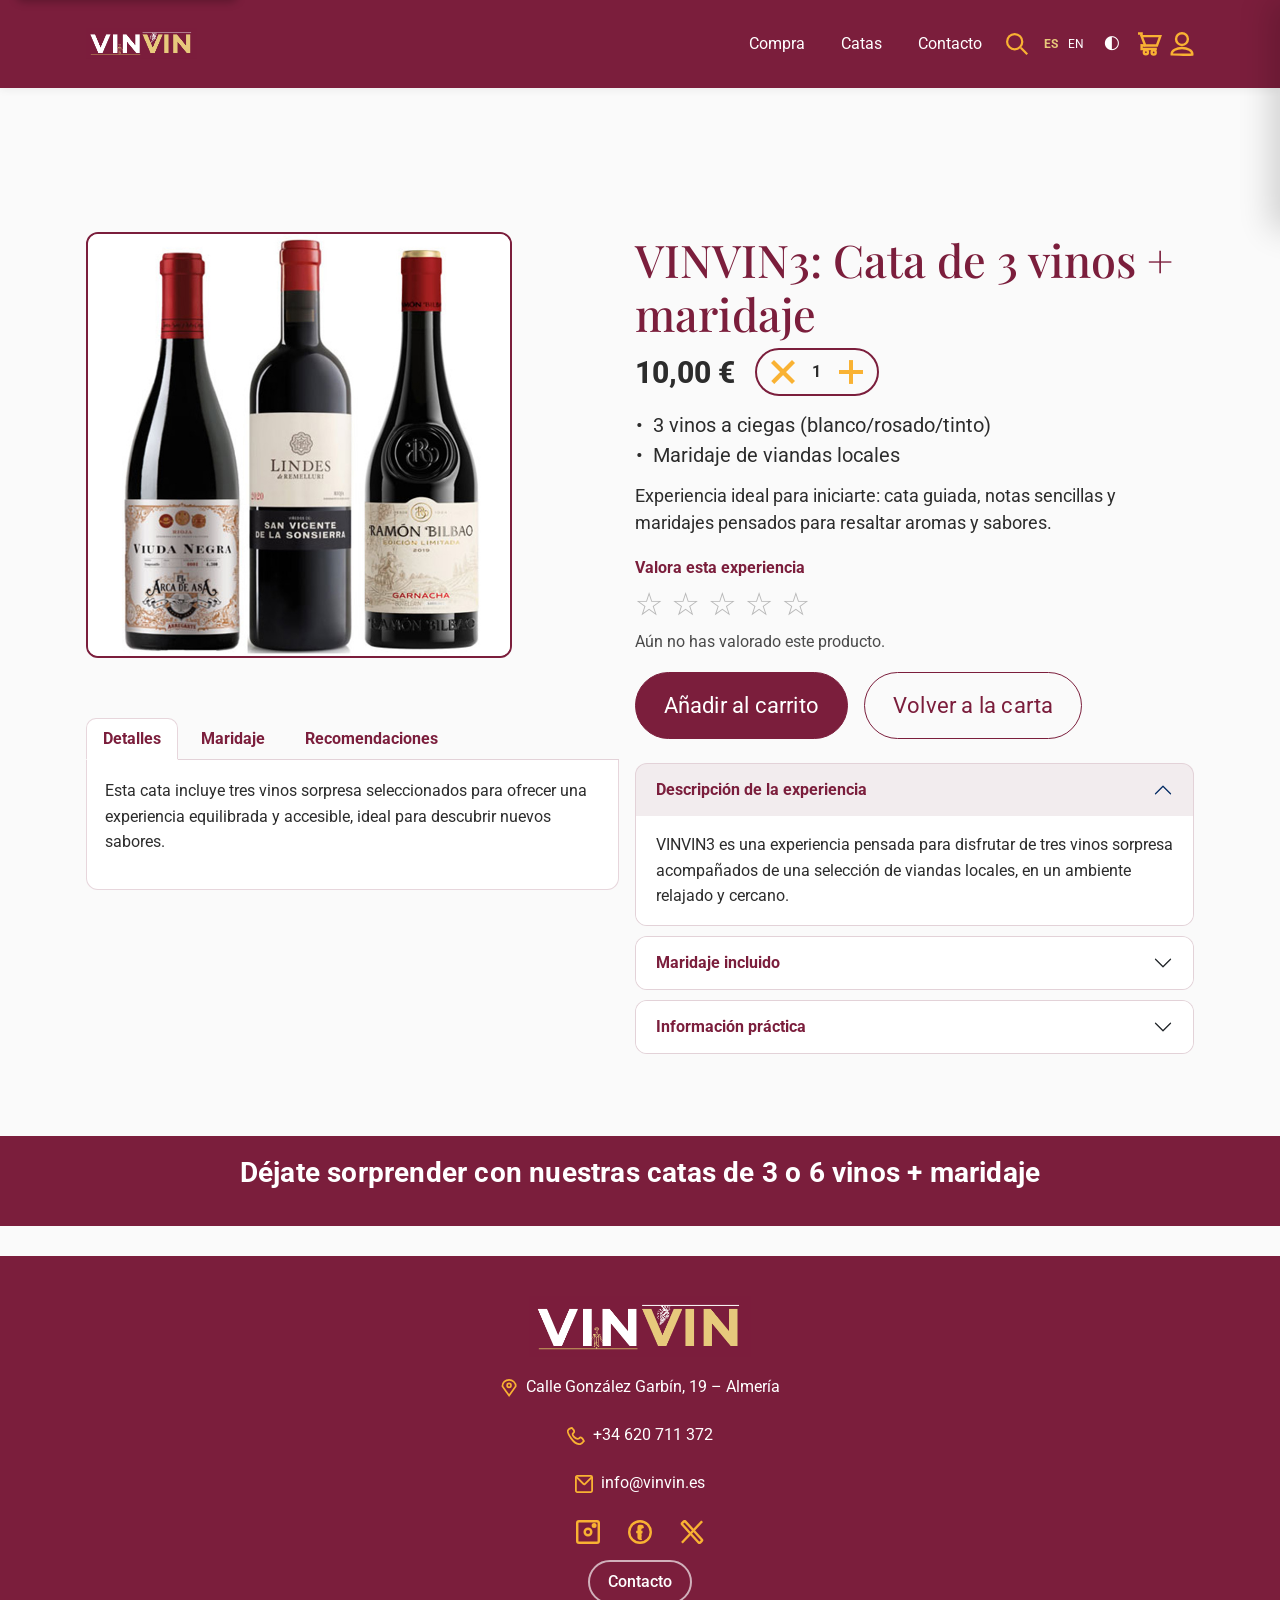
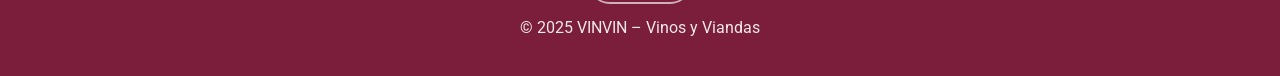
<file: producto.html>
<!doctype html>
<html lang="es">
<head>
  <meta charset="utf-8">
  <meta name="viewport" content="width=device-width, initial-scale=1">
  <title>VINVIN · Ficha de producto</title>
  <meta name="description" content="Descubre la ficha de producto VINVIN3 con cata de 3 vinos y maridaje local en Almería.">

  <link rel="stylesheet" href="https://cdn.jsdelivr.net/npm/bootstrap@5.3.3/dist/css/bootstrap.min.css">
  <link href="https://fonts.googleapis.com/css2?family=Playfair+Display:wght@500;600;700&family=Roboto:wght@400;500;700&display=swap" rel="stylesheet">
  <link rel="stylesheet" href="css/styles.css">
  <link rel="stylesheet" href="css/dark.css">
</head>

<body class="theme-light">
  <a href="#main" class="skip-link">Saltar al contenido principal</a>

  <!-- HEADER -->
  <header class="site-header">
    <div class="container header-flex">
      <a class="brand" href="index.html" aria-label="Vinvin">
        <img class="brand__logo" src="assets/images/logos/logo_vinvin_dark.png" alt="Vinvin">
      </a>

      <button class="nav-toggle" id="navToggle" aria-expanded="false" aria-controls="mainNav" aria-label="Abrir menú">
        ☰
      </button>

      <nav class="main-nav navbar navbar-expand-md" id="mainNav" aria-label="Principal">
        <a href="busqueda.html">Compra</a>
        <a href="index.html#catas">Catas</a>
        <a href="info.html">Contacto</a>
      </nav>

      <div class="header-right">
        <form class="search" action="busqueda.html" role="search">
          <button type="submit" class="icon-btn">
            <img src="assets/images/icons/lupa.svg" width="24" height="24" alt="">
            <span class="sr-only">Buscar</span>
          </button>
        </form>

        <div class="lang" role="group" aria-label="Idioma">
          <button type="button" class="is-active">ES</button>
          <span aria-hidden="true">|</span>
          <button type="button">EN</button>
        </div>

        <button id="themeToggle" class="theme-toggle" aria-label="Cambiar tema">🌓</button>

        <button type="button" class="icon-link cart-toggle" id="cartToggle" aria-label="Abrir resumen del carrito" aria-controls="cartDrawer" aria-expanded="false">
          <img src="assets/images/icons/carrito.svg" width="24" height="24" alt="">
          <span class="sr-only">Carrito</span>
        </button>

        <a href="#" class="icon-link" aria-label="Cuenta de usuario">
          <img src="assets/images/icons/usuario.svg" width="24" height="24" alt="">
          <span class="sr-only">Cuenta de usuario</span>
        </a>
      </div>
    </div>
  </header>

  <main id="main" tabindex="-1">
    <section class="section product" aria-labelledby="prod-title">
      <div class="container product-grid">

        <!-- COLUMNA IZQUIERDA -->
        <div class="product-left">
          <figure class="product-media">
            <a class="product-zoom" href="assets/images/products/vinvin3-lg.jpg" target="_blank" rel="noopener">
              <img
                src="assets/images/products/vinvin3-md.jpg"
                srcset="
                  assets/images/products/vinvin3-md.jpg 800w,
                  assets/images/products/vinvin3-lg.jpg 1600w
                "
                sizes="(min-width: 992px) 40vw, 80vw"
                width="800" height="800"
                loading="lazy"
                decoding="async"
                alt="Cata VINVIN3: tres vinos sorpresa con maridaje">
            </a>
          </figure>

          <div class="product-tabs mt-4">
            <ul class="nav nav-tabs" id="productTabs" role="tablist">
              <li class="nav-item" role="presentation">
                <button class="nav-link active" id="detalles-tab" data-bs-toggle="tab" data-bs-target="#detalles-tab-pane" type="button" role="tab" aria-controls="detalles-tab-pane" aria-selected="true">
                  Detalles
                </button>
              </li>
              <li class="nav-item" role="presentation">
                <button class="nav-link" id="maridaje-tab" data-bs-toggle="tab" data-bs-target="#maridaje-tab-pane" type="button" role="tab" aria-controls="maridaje-tab-pane" aria-selected="false">
                  Maridaje
                </button>
              </li>
              <li class="nav-item" role="presentation">
                <button class="nav-link" id="recomendaciones-tab" data-bs-toggle="tab" data-bs-target="#recomendaciones-tab-pane" type="button" role="tab" aria-controls="recomendaciones-tab-pane" aria-selected="false">
                  Recomendaciones
                </button>
              </li>
            </ul>

            <div class="tab-content" id="productTabsContent">
              <div class="tab-pane fade show active" id="detalles-tab-pane" role="tabpanel" aria-labelledby="detalles-tab" tabindex="0">
                <p>
                  Esta cata incluye tres vinos sorpresa seleccionados para ofrecer una experiencia equilibrada y accesible, ideal para descubrir nuevos sabores.
                </p>
              </div>

              <div class="tab-pane fade" id="maridaje-tab-pane" role="tabpanel" aria-labelledby="maridaje-tab" tabindex="0">
                <p>
                  El producto se acompaña con viandas locales, como quesos, embutidos y pan artesanal, escogidos para complementar cada vino.
                </p>
              </div>

              <div class="tab-pane fade" id="recomendaciones-tab-pane" role="tabpanel" aria-labelledby="recomendaciones-tab" tabindex="0">
                <p>
                  Se recomienda disfrutar la experiencia en grupo y tomarse el tiempo necesario para apreciar los aromas, sabores y combinaciones.
                </p>
              </div>
            </div>
          </div>
        </div>

        <!-- COLUMNA DERECHA -->
        <div class="product-info">
          <h1 id="prod-title">VINVIN3: Cata de 3 vinos + maridaje</h1>

          <div class="product-price-row">
            <p class="product-price">10,00 €</p>

            <div class="product-actions" aria-label="Acciones de cantidad">
              <button type="button" class="icon-btn" id="decreaseQtyBtn" aria-label="Reducir cantidad">
                <img src="assets/images/icons/eliminar.svg" width="20" height="20" alt="">
                <span class="sr-only">Reducir cantidad</span>
              </button>
            
              <span class="product-qty" id="productQty" aria-live="polite">1</span>
            
              <button type="button" class="icon-btn" id="increaseQtyBtn" aria-label="Aumentar cantidad">
                <img src="assets/images/icons/añadir.svg" width="20" height="20" alt="">
                <span class="sr-only">Aumentar cantidad</span>
              </button>
            </div>
          </div>


          <ul class="product-features">
            <li>3 vinos a ciegas (blanco/rosado/tinto)</li>
            <li>Maridaje de viandas locales</li>
          </ul>

          <p class="product-desc">
            Experiencia ideal para iniciarte: cata guiada, notas sencillas y maridajes pensados para resaltar aromas y sabores.
          </p>

          <div class="product-rating" data-rating-key="vinvin3-rating" aria-labelledby="rating-title">
            <p id="rating-title" class="product-rating__label">Valora esta experiencia</p>
          
            <div class="rating-stars" id="ratingStars" role="radiogroup" aria-label="Valoración del producto">
              <button type="button" class="star-btn" data-value="1" aria-label="1 estrella">☆</button>
              <button type="button" class="star-btn" data-value="2" aria-label="2 estrellas">☆</button>
              <button type="button" class="star-btn" data-value="3" aria-label="3 estrellas">☆</button>
              <button type="button" class="star-btn" data-value="4" aria-label="4 estrellas">☆</button>
              <button type="button" class="star-btn" data-value="5" aria-label="5 estrellas">☆</button>
            </div>
          
            <p id="ratingMessage" class="rating-message" aria-live="polite">
              Aún no has valorado este producto.
            </p>
          </div>

          <div class="product-cta">
            <button type="button" id="addToCartBtn" class="btn btn-primary btn-lg" aria-label="Añadir VINVIN3 al carrito">
              Añadir al carrito
            </button>
            <a href="busqueda.html" class="btn btn-outline-primary">Volver a la carta</a>
          </div>

          <div class="product-accordion accordion mt-4" id="productAccordion">
            <div class="accordion-item">
              <h2 class="accordion-header" id="headingOne">
                <button class="accordion-button" type="button" data-bs-toggle="collapse" data-bs-target="#collapseOne" aria-expanded="true" aria-controls="collapseOne">
                  Descripción de la experiencia
                </button>
              </h2>
              <div id="collapseOne" class="accordion-collapse collapse show" aria-labelledby="headingOne" data-bs-parent="#productAccordion">
                <div class="accordion-body">
                  VINVIN3 es una experiencia pensada para disfrutar de tres vinos sorpresa acompañados de una selección de viandas locales, en un ambiente relajado y cercano.
                </div>
              </div>
            </div>
          
            <div class="accordion-item">
              <h2 class="accordion-header" id="headingTwo">
                <button class="accordion-button collapsed" type="button" data-bs-toggle="collapse" data-bs-target="#collapseTwo" aria-expanded="false" aria-controls="collapseTwo">
                  Maridaje incluido
                </button>
              </h2>
              <div id="collapseTwo" class="accordion-collapse collapse" aria-labelledby="headingTwo" data-bs-parent="#productAccordion">
                <div class="accordion-body">
                  El maridaje puede incluir quesos, embutidos, pan de masa madre y otros productos locales seleccionados para acompañar los vinos de la cata.
                </div>
              </div>
            </div>
          
            <div class="accordion-item">
              <h2 class="accordion-header" id="headingThree">
                <button class="accordion-button collapsed" type="button" data-bs-toggle="collapse" data-bs-target="#collapseThree" aria-expanded="false" aria-controls="collapseThree">
                  Información práctica
                </button>
              </h2>
              <div id="collapseThree" class="accordion-collapse collapse" aria-labelledby="headingThree" data-bs-parent="#productAccordion">
                <div class="accordion-body">
                  La actividad se realiza en nuestro espacio de Almería y está pensada para personas que quieran iniciarse en el mundo del vino de una forma sencilla y divertida.
                </div>
              </div>
            </div>
          </div>
        </div>

      </div>
    </section>
  </main>

  <div id="cartNotification" class="cart-notification" role="alert" aria-live="polite">
    Producto añadido al carrito correctamente.
  </div>

  <section class="band" aria-label="Eslogan">
    <p>Déjate sorprender con nuestras catas de 3 o 6 vinos + maridaje</p>
  </section>

  <!-- FOOTER -->
  <footer class="site-footer">
    <div class="container footer-stack">
      <div class="footer-row footer-brand">
        <img src="assets/images/logos/logo_vinvin_dark.png" alt="VINVIN">
      </div>

      <div class="footer-row fi">
        <img class="fi-ico" src="assets/images/icons/ubicacion.svg" alt="">
        <span>Calle González Garbín, 19 – Almería</span>
      </div>

      <div class="footer-row fi">
        <img class="fi-ico" src="assets/images/icons/telefono.svg" alt="">
        <span>+34 620 711 372</span>
      </div>

      <div class="footer-row fi">
        <img class="fi-ico" src="assets/images/icons/email.svg" alt="">
        <span>info@vinvin.es</span>
      </div>

      <nav class="footer-row social" aria-label="Redes sociales">
        <a href="#" aria-label="Instagram"><img src="assets/images/icons/instagram.svg" width="24" height="24" alt=""></a>
        <a href="#" aria-label="Facebook"><img src="assets/images/icons/facebook.svg" width="24" height="24" alt=""></a>
        <a href="#" aria-label="X"><img src="assets/images/icons/twitter.svg" width="24" height="24" alt=""></a>
      </nav>

      <nav class="footer-row footer-info" aria-label="Información legal">
        <a href="info.html">Contacto</a>
      </nav>

      <p class="footer-row copy">© 2025 VINVIN – Vinos y Viandas</p>
    </div>
  </footer>

  <!-- RESUMEN DESPLEGABLE DEL CARRITO -->
  <div class="cart-drawer-backdrop" id="cartDrawerBackdrop" hidden></div>

  <aside class="cart-drawer" id="cartDrawer" aria-labelledby="cartDrawerTitle" aria-hidden="true">
    <div class="cart-drawer__header">
      <h2 id="cartDrawerTitle">Tu carrito</h2>
      <button type="button" class="cart-drawer__close" id="cartDrawerClose" aria-label="Cerrar resumen del carrito">×</button>
    </div>

    <div class="cart-drawer__body" id="cartDrawerBody"></div>

    <div class="cart-drawer__footer">
      <div class="cart-drawer__total">
        <span>Total</span>
        <strong id="cartDrawerTotal">0,00 €</strong>
      </div>

      <a href="carrito.html" class="btn btn-primary">Ver carrito completo</a>
    </div>
  </aside>

  <button id="backToTop" class="back-to-top" aria-label="Volver arriba">↑</button>

  <script src="https://cdn.jsdelivr.net/npm/bootstrap@5.3.3/dist/js/bootstrap.bundle.min.js"></script>

  <script>
    const b = document.body;
    const t = document.getElementById('themeToggle');
    if (t){
      if(localStorage.getItem('theme') === 'dark'){
        b.classList.add('theme-dark');
        t.setAttribute('aria-pressed', 'true');
      }

      t.addEventListener('click', ()=>{
        const dark = b.classList.toggle('theme-dark');
        t.setAttribute('aria-pressed', dark ? 'true' : 'false');
        localStorage.setItem('theme', dark ? 'dark' : 'light');
      });
    }
  </script>

  <script>
    const navToggle = document.getElementById('navToggle');
    const mainNav = document.getElementById('mainNav');

    if (navToggle && mainNav) {
      navToggle.addEventListener('click', () => {
        const isOpen = mainNav.classList.toggle('is-open');
        navToggle.setAttribute('aria-expanded', isOpen ? 'true' : 'false');
        navToggle.setAttribute('aria-label', isOpen ? 'Cerrar menú' : 'Abrir menú');
      });
    }
  </script>

  <script>
    document.addEventListener('keydown', (e) => {
      const activeTag = document.activeElement.tagName.toLowerCase();
      const escribiendo = activeTag === 'input' || activeTag === 'textarea';

      if (!escribiendo && e.key.toLowerCase() === 't') {
        window.scrollTo({
          top: 0,
          behavior: 'smooth'
        });
      }
    });
  </script>

  <script>
    const decreaseQtyBtn = document.getElementById('decreaseQtyBtn');
    const increaseQtyBtn = document.getElementById('increaseQtyBtn');
    const productQty = document.getElementById('productQty');

    let currentQty = 1;

    if (increaseQtyBtn && productQty) {
      increaseQtyBtn.addEventListener('click', () => {
        currentQty += 1;
        productQty.textContent = currentQty;
      });
    }

    if (decreaseQtyBtn && productQty) {
      decreaseQtyBtn.addEventListener('click', () => {
        if (currentQty > 1) {
          currentQty -= 1;
          productQty.textContent = currentQty;
        }
      });
    }
  </script>

    <script>
    const addToCartBtn = document.getElementById('addToCartBtn');
    const cartNotification = document.getElementById('cartNotification');

    function renderCartDrawer() {
      const cartDrawerBody = document.getElementById('cartDrawerBody');
      const cartDrawerTotal = document.getElementById('cartDrawerTotal');

      if (!cartDrawerBody || !cartDrawerTotal) return;

      const cart = JSON.parse(localStorage.getItem('cart')) || [];
      cartDrawerBody.innerHTML = '';

      if (cart.length === 0) {
        cartDrawerBody.innerHTML = '<p>Tu carrito está vacío.</p>';
        cartDrawerTotal.textContent = '0,00 €';
        return;
      }

      let total = 0;

      cart.forEach(product => {
        total += product.precio * product.cantidad;

        const item = document.createElement('article');
        item.className = 'cart-drawer__item';

        item.innerHTML = `
          <img src="${product.imagen}" alt="${product.nombre}">
          <div>
            <h3>${product.nombre}</h3>
            <p>${product.cantidad} x ${product.precio.toFixed(2).replace('.', ',')} €</p>
          </div>
        `;

        cartDrawerBody.appendChild(item);
      });

      cartDrawerTotal.textContent = total.toFixed(2).replace('.', ',') + ' €';
    }

    if (addToCartBtn) {
      addToCartBtn.addEventListener('click', () => {
        const product = {
          id: 'vinvin3',
          nombre: 'VINVIN3: Cata de 3 vinos + maridaje',
          precio: 10,
          cantidad: currentQty,
          imagen: 'assets/images/products/vinvin3-sm.jpg'
        };

        const cart = JSON.parse(localStorage.getItem('cart')) || [];
        const existingProduct = cart.find(item => item.id === product.id);

        if (existingProduct) {
          existingProduct.cantidad += currentQty;
        } else {
          cart.push(product);
        }

        localStorage.setItem('cart', JSON.stringify(cart));
        renderCartDrawer();

        if (cartNotification) {
          cartNotification.classList.add('is-visible');

          setTimeout(() => {
            cartNotification.classList.remove('is-visible');
          }, 2500);
        }
      });
    }

    renderCartDrawer();
  </script>

  <script>
    const cartToggle = document.getElementById('cartToggle');
    const cartDrawer = document.getElementById('cartDrawer');
    const cartDrawerClose = document.getElementById('cartDrawerClose');
    const cartDrawerBackdrop = document.getElementById('cartDrawerBackdrop');

    if (cartToggle && cartDrawer && cartDrawerClose && cartDrawerBackdrop) {
      const openCartDrawer = () => {
        renderCartDrawer();
        cartDrawer.classList.add('is-open');
        cartDrawer.setAttribute('aria-hidden', 'false');
        cartToggle.setAttribute('aria-expanded', 'true');
        cartDrawerBackdrop.hidden = false;
      };

      const closeCartDrawer = () => {
        cartDrawer.classList.remove('is-open');
        cartDrawer.setAttribute('aria-hidden', 'true');
        cartToggle.setAttribute('aria-expanded', 'false');
        cartDrawerBackdrop.hidden = true;
      };

      cartToggle.addEventListener('click', openCartDrawer);
      cartDrawerClose.addEventListener('click', closeCartDrawer);
      cartDrawerBackdrop.addEventListener('click', closeCartDrawer);

      document.addEventListener('keydown', (e) => {
        if (e.key === 'Escape' && cartDrawer.classList.contains('is-open')) {
          closeCartDrawer();
        }
      });
    }
  </script>

  <script>
    const backToTopBtn = document.getElementById('backToTop');

    if (backToTopBtn) {
      window.addEventListener('scroll', () => {
        if (window.scrollY > 200) {
          backToTopBtn.classList.add('is-visible');
        } else {
          backToTopBtn.classList.remove('is-visible');
        }
      });

      backToTopBtn.addEventListener('click', () => {
        window.scrollTo({
          top: 0,
          behavior: 'smooth'
        });
      });
    }
  </script>
  <script>
    const ratingBlocks = document.querySelectorAll('.product-rating');
  
    ratingBlocks.forEach(block => {
      const stars = block.querySelectorAll('.star-btn');
      const message = block.querySelector('.rating-message');
      const storageKey = block.dataset.ratingKey;
  
      function paintStars(value) {
        stars.forEach(btn => {
          const btnValue = Number(btn.dataset.value);
          btn.classList.toggle('is-active', btnValue <= value);
          btn.textContent = btnValue <= value ? '★' : '☆';
        });
  
        if (value > 0) {
          message.textContent = `Has valorado este producto con ${value} estrella${value > 1 ? 's' : ''}.`;
        } else {
          message.textContent = 'Aún no has valorado este producto.';
        }
      }
  
      const savedRating = Number(localStorage.getItem(storageKey)) || 0;
      paintStars(savedRating);
  
      stars.forEach(star => {
        star.addEventListener('click', () => {
          const value = Number(star.dataset.value);
          localStorage.setItem(storageKey, value);
          paintStars(value);
        });
      });
    });
  </script>
</body>
</html>
</file>
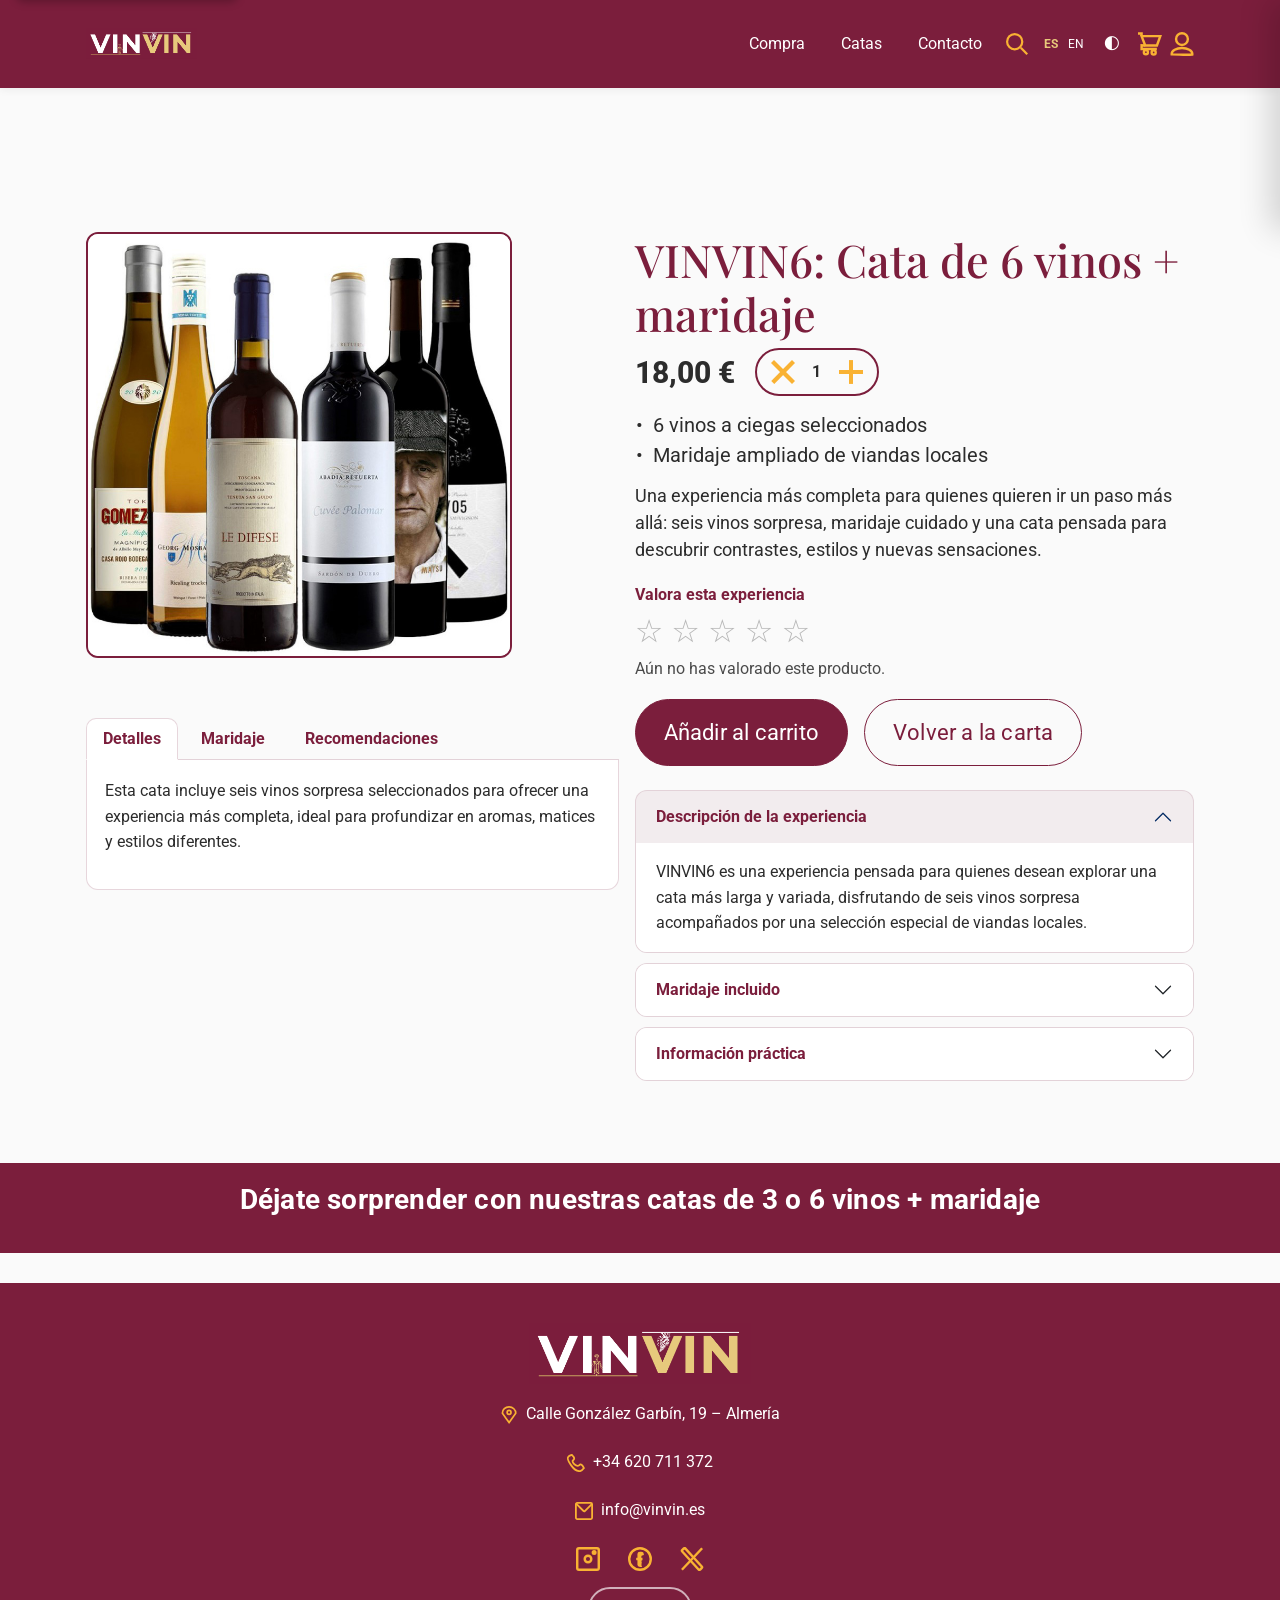
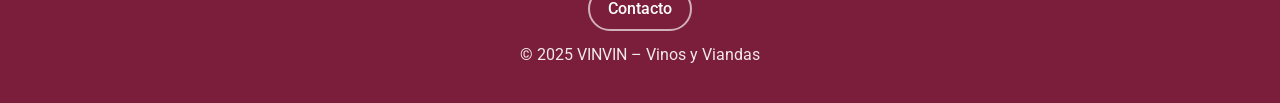
<file: producto6.html>
<!doctype html>
<html lang="es">
<head>
  <meta charset="utf-8">
  <meta name="viewport" content="width=device-width, initial-scale=1">
  <title>VINVIN · Ficha de producto</title>
  <meta name="description" content="Descubre la ficha de producto VINVIN6 con cata de 6 vinos y maridaje local en Almería.">

  <link rel="stylesheet" href="https://cdn.jsdelivr.net/npm/bootstrap@5.3.3/dist/css/bootstrap.min.css">
  <link href="https://fonts.googleapis.com/css2?family=Playfair+Display:wght@500;600;700&family=Roboto:wght@400;500;700&display=swap" rel="stylesheet">
  <link rel="stylesheet" href="css/styles.css">
  <link rel="stylesheet" href="css/dark.css">
</head>

<body class="theme-light">
  <a href="#main" class="skip-link">Saltar al contenido principal</a>

  <!-- HEADER -->
  <header class="site-header">
    <div class="container header-flex">
      <a class="brand" href="index.html" aria-label="Vinvin">
        <img class="brand__logo" src="assets/images/logos/logo_vinvin_dark.png" alt="Vinvin">
      </a>

      <button class="nav-toggle" id="navToggle" aria-expanded="false" aria-controls="mainNav" aria-label="Abrir menú">
        ☰
      </button>

      <nav class="main-nav navbar navbar-expand-md" id="mainNav" aria-label="Principal">
        <a href="busqueda.html">Compra</a>
        <a href="index.html#catas">Catas</a>
        <a href="info.html">Contacto</a>
      </nav>

      <div class="header-right">
        <form class="search" action="busqueda.html" role="search">
          <button type="submit" class="icon-btn">
            <img src="assets/images/icons/lupa.svg" width="24" height="24" alt="">
            <span class="sr-only">Buscar</span>
          </button>
        </form>

        <div class="lang" role="group" aria-label="Idioma">
          <button type="button" class="is-active">ES</button>
          <span aria-hidden="true">|</span>
          <button type="button">EN</button>
        </div>

        <button id="themeToggle" class="theme-toggle" aria-label="Cambiar tema">🌓</button>

        <button type="button" class="icon-link cart-toggle" id="cartToggle" aria-label="Abrir resumen del carrito" aria-controls="cartDrawer" aria-expanded="false">
          <img src="assets/images/icons/carrito.svg" width="24" height="24" alt="">
          <span class="sr-only">Carrito</span>
        </button>

        <a href="#" class="icon-link" aria-label="Cuenta de usuario">
          <img src="assets/images/icons/usuario.svg" width="24" height="24" alt="">
          <span class="sr-only">Cuenta de usuario</span>
        </a>
      </div>
    </div>
  </header>

  <main id="main" tabindex="-1">
    <section class="section product" aria-labelledby="prod-title">
      <div class="container product-grid">

        <!-- COLUMNA IZQUIERDA -->
        <div class="product-left">
          <figure class="product-media">
            <a class="product-zoom" href="assets/images/products/vinvin6-lg.jpg" target="_blank" rel="noopener">
              <img
                src="assets/images/products/vinvin6-md.jpg"
                srcset="
                  assets/images/products/vinvin6-md.jpg 800w,
                  assets/images/products/vinvin6-lg.jpg 1600w
                "
                sizes="(min-width: 992px) 40vw, 80vw"
                width="800" height="800"
                loading="lazy"
                decoding="async"
                alt="Cata VINVIN6: seis vinos sorpresa con maridaje">
            </a>
          </figure>

          <div class="product-tabs mt-4">
            <ul class="nav nav-tabs" id="productTabs" role="tablist">
              <li class="nav-item" role="presentation">
                <button class="nav-link active" id="detalles-tab" data-bs-toggle="tab" data-bs-target="#detalles-tab-pane" type="button" role="tab" aria-controls="detalles-tab-pane" aria-selected="true">
                  Detalles
                </button>
              </li>
              <li class="nav-item" role="presentation">
                <button class="nav-link" id="maridaje-tab" data-bs-toggle="tab" data-bs-target="#maridaje-tab-pane" type="button" role="tab" aria-controls="maridaje-tab-pane" aria-selected="false">
                  Maridaje
                </button>
              </li>
              <li class="nav-item" role="presentation">
                <button class="nav-link" id="recomendaciones-tab" data-bs-toggle="tab" data-bs-target="#recomendaciones-tab-pane" type="button" role="tab" aria-controls="recomendaciones-tab-pane" aria-selected="false">
                  Recomendaciones
                </button>
              </li>
            </ul>

            <div class="tab-content" id="productTabsContent">
              <div class="tab-pane fade show active" id="detalles-tab-pane" role="tabpanel" aria-labelledby="detalles-tab" tabindex="0">
                <p>
                  Esta cata incluye seis vinos sorpresa seleccionados para ofrecer una experiencia más completa, ideal para profundizar en aromas, matices y estilos diferentes.
                </p>
              </div>

              <div class="tab-pane fade" id="maridaje-tab-pane" role="tabpanel" aria-labelledby="maridaje-tab" tabindex="0">
                <p>
                  El producto se acompaña con una propuesta de viandas locales más amplia, pensada para equilibrar y realzar cada una de las referencias de la cata.
                </p>
              </div>

              <div class="tab-pane fade" id="recomendaciones-tab-pane" role="tabpanel" aria-labelledby="recomendaciones-tab" tabindex="0">
                <p>
                  Se recomienda disfrutar esta experiencia con calma, compartiéndola en grupo y reservando tiempo para comentar cada vino y su combinación con el maridaje.
                </p>
              </div>
            </div>
          </div>
        </div>

        <!-- COLUMNA DERECHA -->
        <div class="product-info">
          <h1 id="prod-title">VINVIN6: Cata de 6 vinos + maridaje</h1>

          <div class="product-price-row">
            <p class="product-price">18,00 €</p>

            <div class="product-actions" aria-label="Acciones de cantidad">
              <button type="button" class="icon-btn" id="decreaseQtyBtn" aria-label="Reducir cantidad">
                <img src="assets/images/icons/eliminar.svg" width="20" height="20" alt="">
                <span class="sr-only">Reducir cantidad</span>
              </button>

              <span class="product-qty" id="productQty" aria-live="polite">1</span>

              <button type="button" class="icon-btn" id="increaseQtyBtn" aria-label="Aumentar cantidad">
                <img src="assets/images/icons/añadir.svg" width="20" height="20" alt="">
                <span class="sr-only">Aumentar cantidad</span>
              </button>
            </div>
          </div>

          <ul class="product-features">
            <li>6 vinos a ciegas seleccionados</li>
            <li>Maridaje ampliado de viandas locales</li>
          </ul>

          <p class="product-desc">
            Una experiencia más completa para quienes quieren ir un paso más allá: seis vinos sorpresa, maridaje cuidado y una cata pensada para descubrir contrastes, estilos y nuevas sensaciones.
          </p>

          <div class="product-rating" data-rating-key="vinvin6-rating" aria-labelledby="rating-title">
            <p id="rating-title" class="product-rating__label">Valora esta experiencia</p>

            <div class="rating-stars" role="radiogroup" aria-label="Valoración del producto">
              <button type="button" class="star-btn" data-value="1" aria-label="1 estrella">☆</button>
              <button type="button" class="star-btn" data-value="2" aria-label="2 estrellas">☆</button>
              <button type="button" class="star-btn" data-value="3" aria-label="3 estrellas">☆</button>
              <button type="button" class="star-btn" data-value="4" aria-label="4 estrellas">☆</button>
              <button type="button" class="star-btn" data-value="5" aria-label="5 estrellas">☆</button>
            </div>

            <p class="rating-message" aria-live="polite">
              Aún no has valorado este producto.
            </p>
          </div>

          <div class="product-cta">
            <button type="button" id="addToCartBtn" class="btn btn-primary btn-lg" aria-label="Añadir VINVIN6 al carrito">
              Añadir al carrito
            </button>
            <a href="busqueda.html" class="btn btn-outline-primary">Volver a la carta</a>
          </div>

          <div class="product-accordion accordion mt-4" id="productAccordion">
            <div class="accordion-item">
              <h2 class="accordion-header" id="headingOne">
                <button class="accordion-button" type="button" data-bs-toggle="collapse" data-bs-target="#collapseOne" aria-expanded="true" aria-controls="collapseOne">
                  Descripción de la experiencia
                </button>
              </h2>
              <div id="collapseOne" class="accordion-collapse collapse show" aria-labelledby="headingOne" data-bs-parent="#productAccordion">
                <div class="accordion-body">
                  VINVIN6 es una experiencia pensada para quienes desean explorar una cata más larga y variada, disfrutando de seis vinos sorpresa acompañados por una selección especial de viandas locales.
                </div>
              </div>
            </div>

            <div class="accordion-item">
              <h2 class="accordion-header" id="headingTwo">
                <button class="accordion-button collapsed" type="button" data-bs-toggle="collapse" data-bs-target="#collapseTwo" aria-expanded="false" aria-controls="collapseTwo">
                  Maridaje incluido
                </button>
              </h2>
              <div id="collapseTwo" class="accordion-collapse collapse" aria-labelledby="headingTwo" data-bs-parent="#productAccordion">
                <div class="accordion-body">
                  El maridaje puede incluir quesos curados, embutidos artesanos, pan de masa madre, conservas selectas y otros productos locales elegidos para acompañar la evolución de la cata.
                </div>
              </div>
            </div>

            <div class="accordion-item">
              <h2 class="accordion-header" id="headingThree">
                <button class="accordion-button collapsed" type="button" data-bs-toggle="collapse" data-bs-target="#collapseThree" aria-expanded="false" aria-controls="collapseThree">
                  Información práctica
                </button>
              </h2>
              <div id="collapseThree" class="accordion-collapse collapse" aria-labelledby="headingThree" data-bs-parent="#productAccordion">
                <div class="accordion-body">
                  La actividad se realiza en nuestro espacio de Almería y está pensada para personas que ya han probado alguna cata y quieren una experiencia más extensa, completa y compartida.
                </div>
              </div>
            </div>
          </div>
        </div>

      </div>
    </section>
  </main>

  <div id="cartNotification" class="cart-notification" role="alert" aria-live="polite">
    Producto añadido al carrito correctamente.
  </div>

  <section class="band" aria-label="Eslogan">
    <p>Déjate sorprender con nuestras catas de 3 o 6 vinos + maridaje</p>
  </section>

  <!-- FOOTER -->
  <footer class="site-footer">
    <div class="container footer-stack">
      <div class="footer-row footer-brand">
        <img src="assets/images/logos/logo_vinvin_dark.png" alt="VINVIN">
      </div>

      <div class="footer-row fi">
        <img class="fi-ico" src="assets/images/icons/ubicacion.svg" alt="">
        <span>Calle González Garbín, 19 – Almería</span>
      </div>

      <div class="footer-row fi">
        <img class="fi-ico" src="assets/images/icons/telefono.svg" alt="">
        <span>+34 620 711 372</span>
      </div>

      <div class="footer-row fi">
        <img class="fi-ico" src="assets/images/icons/email.svg" alt="">
        <span>info@vinvin.es</span>
      </div>

      <nav class="footer-row social" aria-label="Redes sociales">
        <a href="#" aria-label="Instagram"><img src="assets/images/icons/instagram.svg" width="24" height="24" alt=""></a>
        <a href="#" aria-label="Facebook"><img src="assets/images/icons/facebook.svg" width="24" height="24" alt=""></a>
        <a href="#" aria-label="X"><img src="assets/images/icons/twitter.svg" width="24" height="24" alt=""></a>
      </nav>

      <nav class="footer-row footer-info" aria-label="Información legal">
        <a href="info.html">Contacto</a>
      </nav>

      <p class="footer-row copy">© 2025 VINVIN – Vinos y Viandas</p>
    </div>
  </footer>

  <!-- RESUMEN DESPLEGABLE DEL CARRITO -->
  <div class="cart-drawer-backdrop" id="cartDrawerBackdrop" hidden></div>

  <aside class="cart-drawer" id="cartDrawer" aria-labelledby="cartDrawerTitle" aria-hidden="true">
    <div class="cart-drawer__header">
      <h2 id="cartDrawerTitle">Tu carrito</h2>
      <button type="button" class="cart-drawer__close" id="cartDrawerClose" aria-label="Cerrar resumen del carrito">×</button>
    </div>

    <div class="cart-drawer__body" id="cartDrawerBody"></div>

    <div class="cart-drawer__footer">
      <div class="cart-drawer__total">
        <span>Total</span>
        <strong id="cartDrawerTotal">0,00 €</strong>
      </div>

      <a href="carrito.html" class="btn btn-primary">Ver carrito completo</a>
    </div>
  </aside>

  <button id="backToTop" class="back-to-top" aria-label="Volver arriba">↑</button>

  <script src="https://cdn.jsdelivr.net/npm/bootstrap@5.3.3/dist/js/bootstrap.bundle.min.js"></script>

  <script>
    const b = document.body;
    const t = document.getElementById('themeToggle');
    if (t){
      if(localStorage.getItem('theme') === 'dark'){
        b.classList.add('theme-dark');
        t.setAttribute('aria-pressed', 'true');
      }

      t.addEventListener('click', ()=>{
        const dark = b.classList.toggle('theme-dark');
        t.setAttribute('aria-pressed', dark ? 'true' : 'false');
        localStorage.setItem('theme', dark ? 'dark' : 'light');
      });
    }
  </script>

  <script>
    const navToggle = document.getElementById('navToggle');
    const mainNav = document.getElementById('mainNav');

    if (navToggle && mainNav) {
      navToggle.addEventListener('click', () => {
        const isOpen = mainNav.classList.toggle('is-open');
        navToggle.setAttribute('aria-expanded', isOpen ? 'true' : 'false');
        navToggle.setAttribute('aria-label', isOpen ? 'Cerrar menú' : 'Abrir menú');
      });
    }
  </script>

  <script>
    document.addEventListener('keydown', (e) => {
      const activeTag = document.activeElement.tagName.toLowerCase();
      const escribiendo = activeTag === 'input' || activeTag === 'textarea';

      if (!escribiendo && e.key.toLowerCase() === 't') {
        window.scrollTo({
          top: 0,
          behavior: 'smooth'
        });
      }
    });
  </script>

  <script>
    const decreaseQtyBtn = document.getElementById('decreaseQtyBtn');
    const increaseQtyBtn = document.getElementById('increaseQtyBtn');
    const productQty = document.getElementById('productQty');

    let currentQty = 1;

    if (increaseQtyBtn && productQty) {
      increaseQtyBtn.addEventListener('click', () => {
        currentQty += 1;
        productQty.textContent = currentQty;
      });
    }

    if (decreaseQtyBtn && productQty) {
      decreaseQtyBtn.addEventListener('click', () => {
        if (currentQty > 1) {
          currentQty -= 1;
          productQty.textContent = currentQty;
        }
      });
    }
  </script>

  <script>
    const addToCartBtn = document.getElementById('addToCartBtn');
    const cartNotification = document.getElementById('cartNotification');

    function renderCartDrawer() {
      const cartDrawerBody = document.getElementById('cartDrawerBody');
      const cartDrawerTotal = document.getElementById('cartDrawerTotal');

      if (!cartDrawerBody || !cartDrawerTotal) return;

      const cart = JSON.parse(localStorage.getItem('cart')) || [];
      cartDrawerBody.innerHTML = '';

      if (cart.length === 0) {
        cartDrawerBody.innerHTML = '<p>Tu carrito está vacío.</p>';
        cartDrawerTotal.textContent = '0,00 €';
        return;
      }

      let total = 0;

      cart.forEach(product => {
        total += product.precio * product.cantidad;

        const item = document.createElement('article');
        item.className = 'cart-drawer__item';

        item.innerHTML = `
          <img src="${product.imagen}" alt="${product.nombre}">
          <div>
            <h3>${product.nombre}</h3>
            <p>${product.cantidad} x ${product.precio.toFixed(2).replace('.', ',')} €</p>
          </div>
        `;

        cartDrawerBody.appendChild(item);
      });

      cartDrawerTotal.textContent = total.toFixed(2).replace('.', ',') + ' €';
    }

    if (addToCartBtn) {
      addToCartBtn.addEventListener('click', () => {
        const product = {
          id: 'vinvin6',
          nombre: 'VINVIN6: Cata de 6 vinos + maridaje',
          precio: 18,
          cantidad: currentQty,
          imagen: 'assets/images/products/vinvin6-sm.jpg'
        };

        const cart = JSON.parse(localStorage.getItem('cart')) || [];
        const existingProduct = cart.find(item => item.id === product.id);

        if (existingProduct) {
          existingProduct.cantidad += currentQty;
        } else {
          cart.push(product);
        }

        localStorage.setItem('cart', JSON.stringify(cart));
        renderCartDrawer();

        if (cartNotification) {
          cartNotification.classList.add('is-visible');

          setTimeout(() => {
            cartNotification.classList.remove('is-visible');
          }, 2500);
        }
      });
    }

    renderCartDrawer();
  </script>

  <script>
    const cartToggle = document.getElementById('cartToggle');
    const cartDrawer = document.getElementById('cartDrawer');
    const cartDrawerClose = document.getElementById('cartDrawerClose');
    const cartDrawerBackdrop = document.getElementById('cartDrawerBackdrop');

    if (cartToggle && cartDrawer && cartDrawerClose && cartDrawerBackdrop) {
      const openCartDrawer = () => {
        renderCartDrawer();
        cartDrawer.classList.add('is-open');
        cartDrawer.setAttribute('aria-hidden', 'false');
        cartToggle.setAttribute('aria-expanded', 'true');
        cartDrawerBackdrop.hidden = false;
      };

      const closeCartDrawer = () => {
        cartDrawer.classList.remove('is-open');
        cartDrawer.setAttribute('aria-hidden', 'true');
        cartToggle.setAttribute('aria-expanded', 'false');
        cartDrawerBackdrop.hidden = true;
      };

      cartToggle.addEventListener('click', openCartDrawer);
      cartDrawerClose.addEventListener('click', closeCartDrawer);
      cartDrawerBackdrop.addEventListener('click', closeCartDrawer);

      document.addEventListener('keydown', (e) => {
        if (e.key === 'Escape' && cartDrawer.classList.contains('is-open')) {
          closeCartDrawer();
        }
      });
    }
  </script>

  <script>
    const backToTopBtn = document.getElementById('backToTop');

    if (backToTopBtn) {
      window.addEventListener('scroll', () => {
        if (window.scrollY > 200) {
          backToTopBtn.classList.add('is-visible');
        } else {
          backToTopBtn.classList.remove('is-visible');
        }
      });

      backToTopBtn.addEventListener('click', () => {
        window.scrollTo({
          top: 0,
          behavior: 'smooth'
        });
      });
    }
  </script>

  <script>
    const ratingBlocks = document.querySelectorAll('.product-rating');

    ratingBlocks.forEach(block => {
      const stars = block.querySelectorAll('.star-btn');
      const message = block.querySelector('.rating-message');
      const storageKey = block.dataset.ratingKey;

      function paintStars(value) {
        stars.forEach(btn => {
          const btnValue = Number(btn.dataset.value);
          btn.classList.toggle('is-active', btnValue <= value);
          btn.textContent = btnValue <= value ? '★' : '☆';
        });

        if (value > 0) {
          message.textContent = `Has valorado este producto con ${value} estrella${value > 1 ? 's' : ''}.`;
        } else {
          message.textContent = 'Aún no has valorado este producto.';
        }
      }

      const savedRating = Number(localStorage.getItem(storageKey)) || 0;
      paintStars(savedRating);

      stars.forEach(star => {
        star.addEventListener('click', () => {
          const value = Number(star.dataset.value);
          localStorage.setItem(storageKey, value);
          paintStars(value);
        });
      });
    });
  </script>
</body>
</html>
</file>
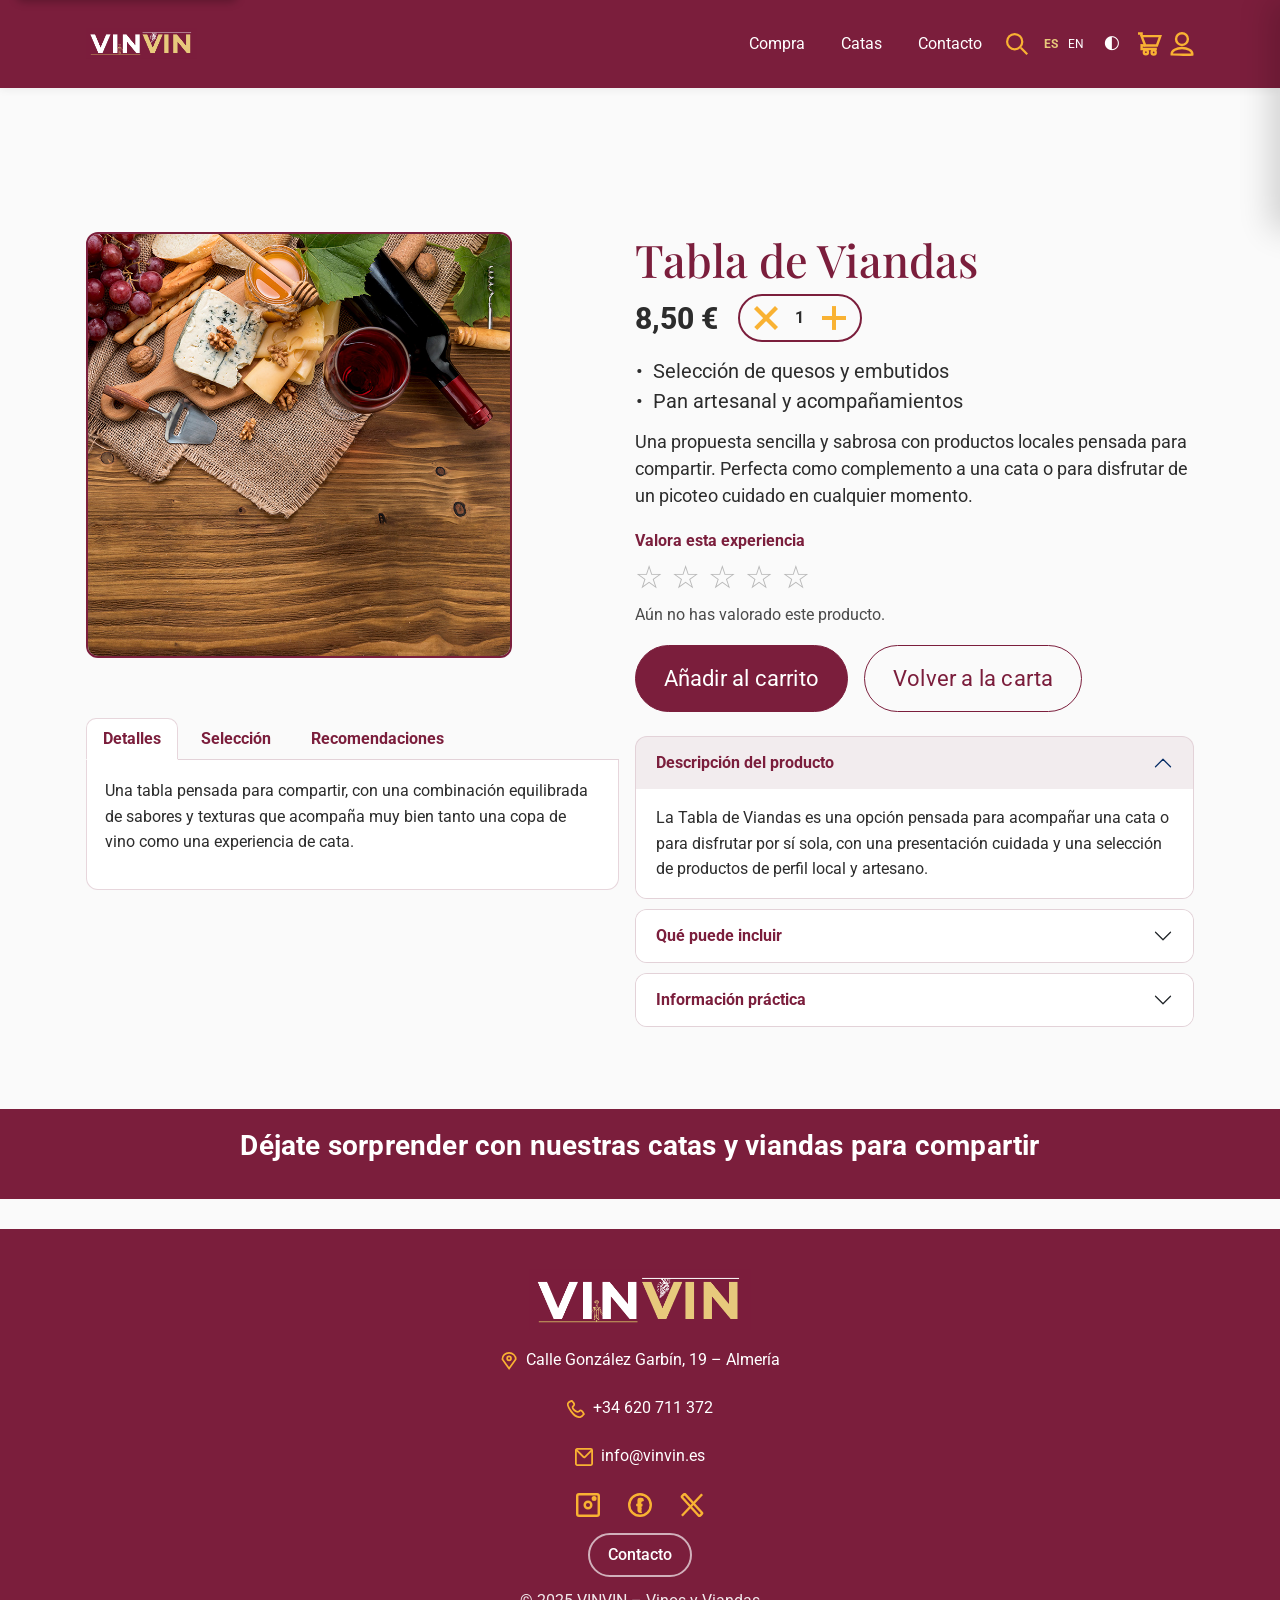
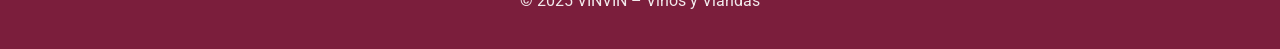
<file: tabla.html>
<!doctype html>
<html lang="es">
<head>
  <meta charset="utf-8">
  <meta name="viewport" content="width=device-width, initial-scale=1">
  <title>VINVIN · Ficha de producto</title>
  <meta name="description" content="Descubre la ficha de producto Tabla de Viandas con selección de quesos, embutidos y pan artesanal en Almería.">

  <link rel="stylesheet" href="https://cdn.jsdelivr.net/npm/bootstrap@5.3.3/dist/css/bootstrap.min.css">
  <link href="https://fonts.googleapis.com/css2?family=Playfair+Display:wght@500;600;700&family=Roboto:wght@400;500;700&display=swap" rel="stylesheet">
  <link rel="stylesheet" href="css/styles.css">
  <link rel="stylesheet" href="css/dark.css">
</head>

<body class="theme-light">
  <a href="#main" class="skip-link">Saltar al contenido principal</a>

  <header class="site-header">
    <div class="container header-flex">
      <a class="brand" href="index.html" aria-label="Vinvin">
        <img class="brand__logo" src="assets/images/logos/logo_vinvin_dark.png" alt="Vinvin">
      </a>

      <button class="nav-toggle" id="navToggle" aria-expanded="false" aria-controls="mainNav" aria-label="Abrir menú">
        ☰
      </button>

      <nav class="main-nav navbar navbar-expand-md" id="mainNav" aria-label="Principal">
        <a href="busqueda.html">Compra</a>
        <a href="index.html#catas">Catas</a>
        <a href="info.html">Contacto</a>
      </nav>

      <div class="header-right">
        <form class="search" action="busqueda.html" role="search">
          <button type="submit" class="icon-btn">
            <img src="assets/images/icons/lupa.svg" width="24" height="24" alt="">
            <span class="sr-only">Buscar</span>
          </button>
        </form>

        <div class="lang" role="group" aria-label="Idioma">
          <button type="button" class="is-active">ES</button>
          <span aria-hidden="true">|</span>
          <button type="button">EN</button>
        </div>

        <button id="themeToggle" class="theme-toggle" aria-label="Cambiar tema">🌓</button>

        <button type="button" class="icon-link cart-toggle" id="cartToggle" aria-label="Abrir resumen del carrito" aria-controls="cartDrawer" aria-expanded="false">
          <img src="assets/images/icons/carrito.svg" width="24" height="24" alt="">
          <span class="sr-only">Carrito</span>
        </button>

        <a href="#" class="icon-link" aria-label="Cuenta de usuario">
          <img src="assets/images/icons/usuario.svg" width="24" height="24" alt="">
          <span class="sr-only">Cuenta de usuario</span>
        </a>
      </div>
    </div>
  </header>

  <main id="main" tabindex="-1">
    <section class="section product" aria-labelledby="prod-title">
      <div class="container product-grid">

        <div class="product-left">
          <figure class="product-media">
            <a class="product-zoom" href="assets/images/products/tabla-lg.jpg" target="_blank" rel="noopener">
              <img
                src="assets/images/products/tabla-md.jpg"
                srcset="
                  assets/images/products/tabla-md.jpg 800w,
                  assets/images/products/tabla-lg.jpg 1600w
                "
                sizes="(min-width: 992px) 40vw, 80vw"
                width="800" height="800"
                loading="lazy"
                decoding="async"
                alt="Tabla de Viandas con quesos, embutidos y pan artesanal">
            </a>
          </figure>

          <div class="product-tabs mt-4">
            <ul class="nav nav-tabs" id="productTabs" role="tablist">
              <li class="nav-item" role="presentation">
                <button class="nav-link active" id="detalles-tab" data-bs-toggle="tab" data-bs-target="#detalles-tab-pane" type="button" role="tab" aria-controls="detalles-tab-pane" aria-selected="true">
                  Detalles
                </button>
              </li>
              <li class="nav-item" role="presentation">
                <button class="nav-link" id="ingredientes-tab" data-bs-toggle="tab" data-bs-target="#ingredientes-tab-pane" type="button" role="tab" aria-controls="ingredientes-tab-pane" aria-selected="false">
                  Selección
                </button>
              </li>
              <li class="nav-item" role="presentation">
                <button class="nav-link" id="recomendaciones-tab" data-bs-toggle="tab" data-bs-target="#recomendaciones-tab-pane" type="button" role="tab" aria-controls="recomendaciones-tab-pane" aria-selected="false">
                  Recomendaciones
                </button>
              </li>
            </ul>

            <div class="tab-content" id="productTabsContent">
              <div class="tab-pane fade show active" id="detalles-tab-pane" role="tabpanel" aria-labelledby="detalles-tab" tabindex="0">
                <p>
                  Una tabla pensada para compartir, con una combinación equilibrada de sabores y texturas que acompaña muy bien tanto una copa de vino como una experiencia de cata.
                </p>
              </div>

              <div class="tab-pane fade" id="ingredientes-tab-pane" role="tabpanel" aria-labelledby="ingredientes-tab" tabindex="0">
                <p>
                  La selección puede incluir quesos, embutidos, pan artesanal y pequeños acompañamientos elegidos según disponibilidad y temporada.
                </p>
              </div>

              <div class="tab-pane fade" id="recomendaciones-tab-pane" role="tabpanel" aria-labelledby="recomendaciones-tab" tabindex="0">
                <p>
                  Ideal para compartir entre dos o más personas, como complemento a una cata o como opción informal para disfrutar de productos locales.
                </p>
              </div>
            </div>
          </div>
        </div>

        <div class="product-info">
          <h1 id="prod-title">Tabla de Viandas</h1>

          <div class="product-price-row">
            <p class="product-price">8,50 €</p>

            <div class="product-actions" aria-label="Acciones de cantidad">
              <button type="button" class="icon-btn" id="decreaseQtyBtn" aria-label="Reducir cantidad">
                <img src="assets/images/icons/eliminar.svg" width="20" height="20" alt="">
                <span class="sr-only">Reducir cantidad</span>
              </button>

              <span class="product-qty" id="productQty" aria-live="polite">1</span>

              <button type="button" class="icon-btn" id="increaseQtyBtn" aria-label="Aumentar cantidad">
                <img src="assets/images/icons/añadir.svg" width="20" height="20" alt="">
                <span class="sr-only">Aumentar cantidad</span>
              </button>
            </div>
          </div>

          <ul class="product-features">
            <li>Selección de quesos y embutidos</li>
            <li>Pan artesanal y acompañamientos</li>
          </ul>

          <p class="product-desc">
            Una propuesta sencilla y sabrosa con productos locales pensada para compartir. Perfecta como complemento a una cata o para disfrutar de un picoteo cuidado en cualquier momento.
          </p>

          <div class="product-rating" data-rating-key="tabla-rating" aria-labelledby="rating-title">
            <p id="rating-title" class="product-rating__label">Valora esta experiencia</p>

            <div class="rating-stars" role="radiogroup" aria-label="Valoración del producto">
              <button type="button" class="star-btn" data-value="1" aria-label="1 estrella">☆</button>
              <button type="button" class="star-btn" data-value="2" aria-label="2 estrellas">☆</button>
              <button type="button" class="star-btn" data-value="3" aria-label="3 estrellas">☆</button>
              <button type="button" class="star-btn" data-value="4" aria-label="4 estrellas">☆</button>
              <button type="button" class="star-btn" data-value="5" aria-label="5 estrellas">☆</button>
            </div>

            <p class="rating-message" aria-live="polite">
              Aún no has valorado este producto.
            </p>
          </div>

          <div class="product-cta">
            <button type="button" id="addToCartBtn" class="btn btn-primary btn-lg" aria-label="Añadir Tabla de Viandas al carrito">
              Añadir al carrito
            </button>
            <a href="busqueda.html" class="btn btn-outline-primary">Volver a la carta</a>
          </div>

          <div class="product-accordion accordion mt-4" id="productAccordion">
            <div class="accordion-item">
              <h2 class="accordion-header" id="headingOne">
                <button class="accordion-button" type="button" data-bs-toggle="collapse" data-bs-target="#collapseOne" aria-expanded="true" aria-controls="collapseOne">
                  Descripción del producto
                </button>
              </h2>
              <div id="collapseOne" class="accordion-collapse collapse show" aria-labelledby="headingOne" data-bs-parent="#productAccordion">
                <div class="accordion-body">
                  La Tabla de Viandas es una opción pensada para acompañar una cata o para disfrutar por sí sola, con una presentación cuidada y una selección de productos de perfil local y artesano.
                </div>
              </div>
            </div>

            <div class="accordion-item">
              <h2 class="accordion-header" id="headingTwo">
                <button class="accordion-button collapsed" type="button" data-bs-toggle="collapse" data-bs-target="#collapseTwo" aria-expanded="false" aria-controls="collapseTwo">
                  Qué puede incluir
                </button>
              </h2>
              <div id="collapseTwo" class="accordion-collapse collapse" aria-labelledby="headingTwo" data-bs-parent="#productAccordion">
                <div class="accordion-body">
                  Puede incluir quesos suaves y curados, embutidos variados, pan de masa madre, frutos secos, aceitunas o pequeños acompañamientos elegidos para crear una experiencia equilibrada.
                </div>
              </div>
            </div>

            <div class="accordion-item">
              <h2 class="accordion-header" id="headingThree">
                <button class="accordion-button collapsed" type="button" data-bs-toggle="collapse" data-bs-target="#collapseThree" aria-expanded="false" aria-controls="collapseThree">
                  Información práctica
                </button>
              </h2>
              <div id="collapseThree" class="accordion-collapse collapse" aria-labelledby="headingThree" data-bs-parent="#productAccordion">
                <div class="accordion-body">
                  Disponible en nuestro espacio de Almería. Es una opción ideal para compartir, complementar una experiencia VINVIN o disfrutar de una selección gastronómica informal y sabrosa.
                </div>
              </div>
            </div>
          </div>
        </div>

      </div>
    </section>
  </main>

  <div id="cartNotification" class="cart-notification" role="alert" aria-live="polite">
    Producto añadido al carrito correctamente.
  </div>

  <section class="band" aria-label="Eslogan">
    <p>Déjate sorprender con nuestras catas y viandas para compartir</p>
  </section>

  <footer class="site-footer">
    <div class="container footer-stack">
      <div class="footer-row footer-brand">
        <img src="assets/images/logos/logo_vinvin_dark.png" alt="VINVIN">
      </div>

      <div class="footer-row fi">
        <img class="fi-ico" src="assets/images/icons/ubicacion.svg" alt="">
        <span>Calle González Garbín, 19 – Almería</span>
      </div>

      <div class="footer-row fi">
        <img class="fi-ico" src="assets/images/icons/telefono.svg" alt="">
        <span>+34 620 711 372</span>
      </div>

      <div class="footer-row fi">
        <img class="fi-ico" src="assets/images/icons/email.svg" alt="">
        <span>info@vinvin.es</span>
      </div>

      <nav class="footer-row social" aria-label="Redes sociales">
        <a href="#" aria-label="Instagram"><img src="assets/images/icons/instagram.svg" width="24" height="24" alt=""></a>
        <a href="#" aria-label="Facebook"><img src="assets/images/icons/facebook.svg" width="24" height="24" alt=""></a>
        <a href="#" aria-label="X"><img src="assets/images/icons/twitter.svg" width="24" height="24" alt=""></a>
      </nav>

      <nav class="footer-row footer-info" aria-label="Información legal">
        <a href="info.html">Contacto</a>
      </nav>

      <p class="footer-row copy">© 2025 VINVIN – Vinos y Viandas</p>
    </div>
  </footer>

  <div class="cart-drawer-backdrop" id="cartDrawerBackdrop" hidden></div>

  <aside class="cart-drawer" id="cartDrawer" aria-labelledby="cartDrawerTitle" aria-hidden="true">
    <div class="cart-drawer__header">
      <h2 id="cartDrawerTitle">Tu carrito</h2>
      <button type="button" class="cart-drawer__close" id="cartDrawerClose" aria-label="Cerrar resumen del carrito">×</button>
    </div>

    <div class="cart-drawer__body" id="cartDrawerBody"></div>

    <div class="cart-drawer__footer">
      <div class="cart-drawer__total">
        <span>Total</span>
        <strong id="cartDrawerTotal">0,00 €</strong>
      </div>

      <a href="carrito.html" class="btn btn-primary">Ver carrito completo</a>
    </div>
  </aside>

  <button id="backToTop" class="back-to-top" aria-label="Volver arriba">↑</button>

  <script src="https://cdn.jsdelivr.net/npm/bootstrap@5.3.3/dist/js/bootstrap.bundle.min.js"></script>

  <script>
    const b = document.body;
    const t = document.getElementById('themeToggle');
    if (t){
      if(localStorage.getItem('theme') === 'dark'){
        b.classList.add('theme-dark');
        t.setAttribute('aria-pressed', 'true');
      }

      t.addEventListener('click', ()=>{
        const dark = b.classList.toggle('theme-dark');
        t.setAttribute('aria-pressed', dark ? 'true' : 'false');
        localStorage.setItem('theme', dark ? 'dark' : 'light');
      });
    }
  </script>

  <script>
    const navToggle = document.getElementById('navToggle');
    const mainNav = document.getElementById('mainNav');

    if (navToggle && mainNav) {
      navToggle.addEventListener('click', () => {
        const isOpen = mainNav.classList.toggle('is-open');
        navToggle.setAttribute('aria-expanded', isOpen ? 'true' : 'false');
        navToggle.setAttribute('aria-label', isOpen ? 'Cerrar menú' : 'Abrir menú');
      });
    }
  </script>

  <script>
    document.addEventListener('keydown', (e) => {
      const activeTag = document.activeElement.tagName.toLowerCase();
      const escribiendo = activeTag === 'input' || activeTag === 'textarea';

      if (!escribiendo && e.key.toLowerCase() === 't') {
        window.scrollTo({
          top: 0,
          behavior: 'smooth'
        });
      }
    });
  </script>

  <script>
    const decreaseQtyBtn = document.getElementById('decreaseQtyBtn');
    const increaseQtyBtn = document.getElementById('increaseQtyBtn');
    const productQty = document.getElementById('productQty');

    let currentQty = 1;

    if (increaseQtyBtn && productQty) {
      increaseQtyBtn.addEventListener('click', () => {
        currentQty += 1;
        productQty.textContent = currentQty;
      });
    }

    if (decreaseQtyBtn && productQty) {
      decreaseQtyBtn.addEventListener('click', () => {
        if (currentQty > 1) {
          currentQty -= 1;
          productQty.textContent = currentQty;
        }
      });
    }
  </script>

  <script>
    const addToCartBtn = document.getElementById('addToCartBtn');
    const cartNotification = document.getElementById('cartNotification');

    function renderCartDrawer() {
      const cartDrawerBody = document.getElementById('cartDrawerBody');
      const cartDrawerTotal = document.getElementById('cartDrawerTotal');

      if (!cartDrawerBody || !cartDrawerTotal) return;

      const cart = JSON.parse(localStorage.getItem('cart')) || [];
      cartDrawerBody.innerHTML = '';

      if (cart.length === 0) {
        cartDrawerBody.innerHTML = '<p>Tu carrito está vacío.</p>';
        cartDrawerTotal.textContent = '0,00 €';
        return;
      }

      let total = 0;

      cart.forEach(product => {
        total += product.precio * product.cantidad;

        const item = document.createElement('article');
        item.className = 'cart-drawer__item';

        item.innerHTML = `
          <img src="${product.imagen}" alt="${product.nombre}">
          <div>
            <h3>${product.nombre}</h3>
            <p>${product.cantidad} x ${product.precio.toFixed(2).replace('.', ',')} €</p>
          </div>
        `;

        cartDrawerBody.appendChild(item);
      });

      cartDrawerTotal.textContent = total.toFixed(2).replace('.', ',') + ' €';
    }

    if (addToCartBtn) {
      addToCartBtn.addEventListener('click', () => {
        const product = {
          id: 'tabla-viandas',
          nombre: 'Tabla de Viandas',
          precio: 8.5,
          cantidad: currentQty,
          imagen: 'assets/images/products/tabla-sm.jpg'
        };

        const cart = JSON.parse(localStorage.getItem('cart')) || [];
        const existingProduct = cart.find(item => item.id === product.id);

        if (existingProduct) {
          existingProduct.cantidad += currentQty;
        } else {
          cart.push(product);
        }

        localStorage.setItem('cart', JSON.stringify(cart));
        renderCartDrawer();

        if (cartNotification) {
          cartNotification.classList.add('is-visible');

          setTimeout(() => {
            cartNotification.classList.remove('is-visible');
          }, 2500);
        }
      });
    }

    renderCartDrawer();
  </script>

  <script>
    const cartToggle = document.getElementById('cartToggle');
    const cartDrawer = document.getElementById('cartDrawer');
    const cartDrawerClose = document.getElementById('cartDrawerClose');
    const cartDrawerBackdrop = document.getElementById('cartDrawerBackdrop');

    if (cartToggle && cartDrawer && cartDrawerClose && cartDrawerBackdrop) {
      const openCartDrawer = () => {
        renderCartDrawer();
        cartDrawer.classList.add('is-open');
        cartDrawer.setAttribute('aria-hidden', 'false');
        cartToggle.setAttribute('aria-expanded', 'true');
        cartDrawerBackdrop.hidden = false;
      };

      const closeCartDrawer = () => {
        cartDrawer.classList.remove('is-open');
        cartDrawer.setAttribute('aria-hidden', 'true');
        cartToggle.setAttribute('aria-expanded', 'false');
        cartDrawerBackdrop.hidden = true;
      };

      cartToggle.addEventListener('click', openCartDrawer);
      cartDrawerClose.addEventListener('click', closeCartDrawer);
      cartDrawerBackdrop.addEventListener('click', closeCartDrawer);

      document.addEventListener('keydown', (e) => {
        if (e.key === 'Escape' && cartDrawer.classList.contains('is-open')) {
          closeCartDrawer();
        }
      });
    }
  </script>

  <script>
    const backToTopBtn = document.getElementById('backToTop');

    if (backToTopBtn) {
      window.addEventListener('scroll', () => {
        if (window.scrollY > 200) {
          backToTopBtn.classList.add('is-visible');
        } else {
          backToTopBtn.classList.remove('is-visible');
        }
      });

      backToTopBtn.addEventListener('click', () => {
        window.scrollTo({
          top: 0,
          behavior: 'smooth'
        });
      });
    }
  </script>

  <script>
    const ratingBlocks = document.querySelectorAll('.product-rating');

    ratingBlocks.forEach(block => {
      const stars = block.querySelectorAll('.star-btn');
      const message = block.querySelector('.rating-message');
      const storageKey = block.dataset.ratingKey;

      function paintStars(value) {
        stars.forEach(btn => {
          const btnValue = Number(btn.dataset.value);
          btn.classList.toggle('is-active', btnValue <= value);
          btn.textContent = btnValue <= value ? '★' : '☆';
        });

        if (value > 0) {
          message.textContent = `Has valorado este producto con ${value} estrella${value > 1 ? 's' : ''}.`;
        } else {
          message.textContent = 'Aún no has valorado este producto.';
        }
      }

      const savedRating = Number(localStorage.getItem(storageKey)) || 0;
      paintStars(savedRating);

      stars.forEach(star => {
        star.addEventListener('click', () => {
          const value = Number(star.dataset.value);
          localStorage.setItem(storageKey, value);
          paintStars(value);
        });
      });
    });
  </script>
</body>
</html>
</file>
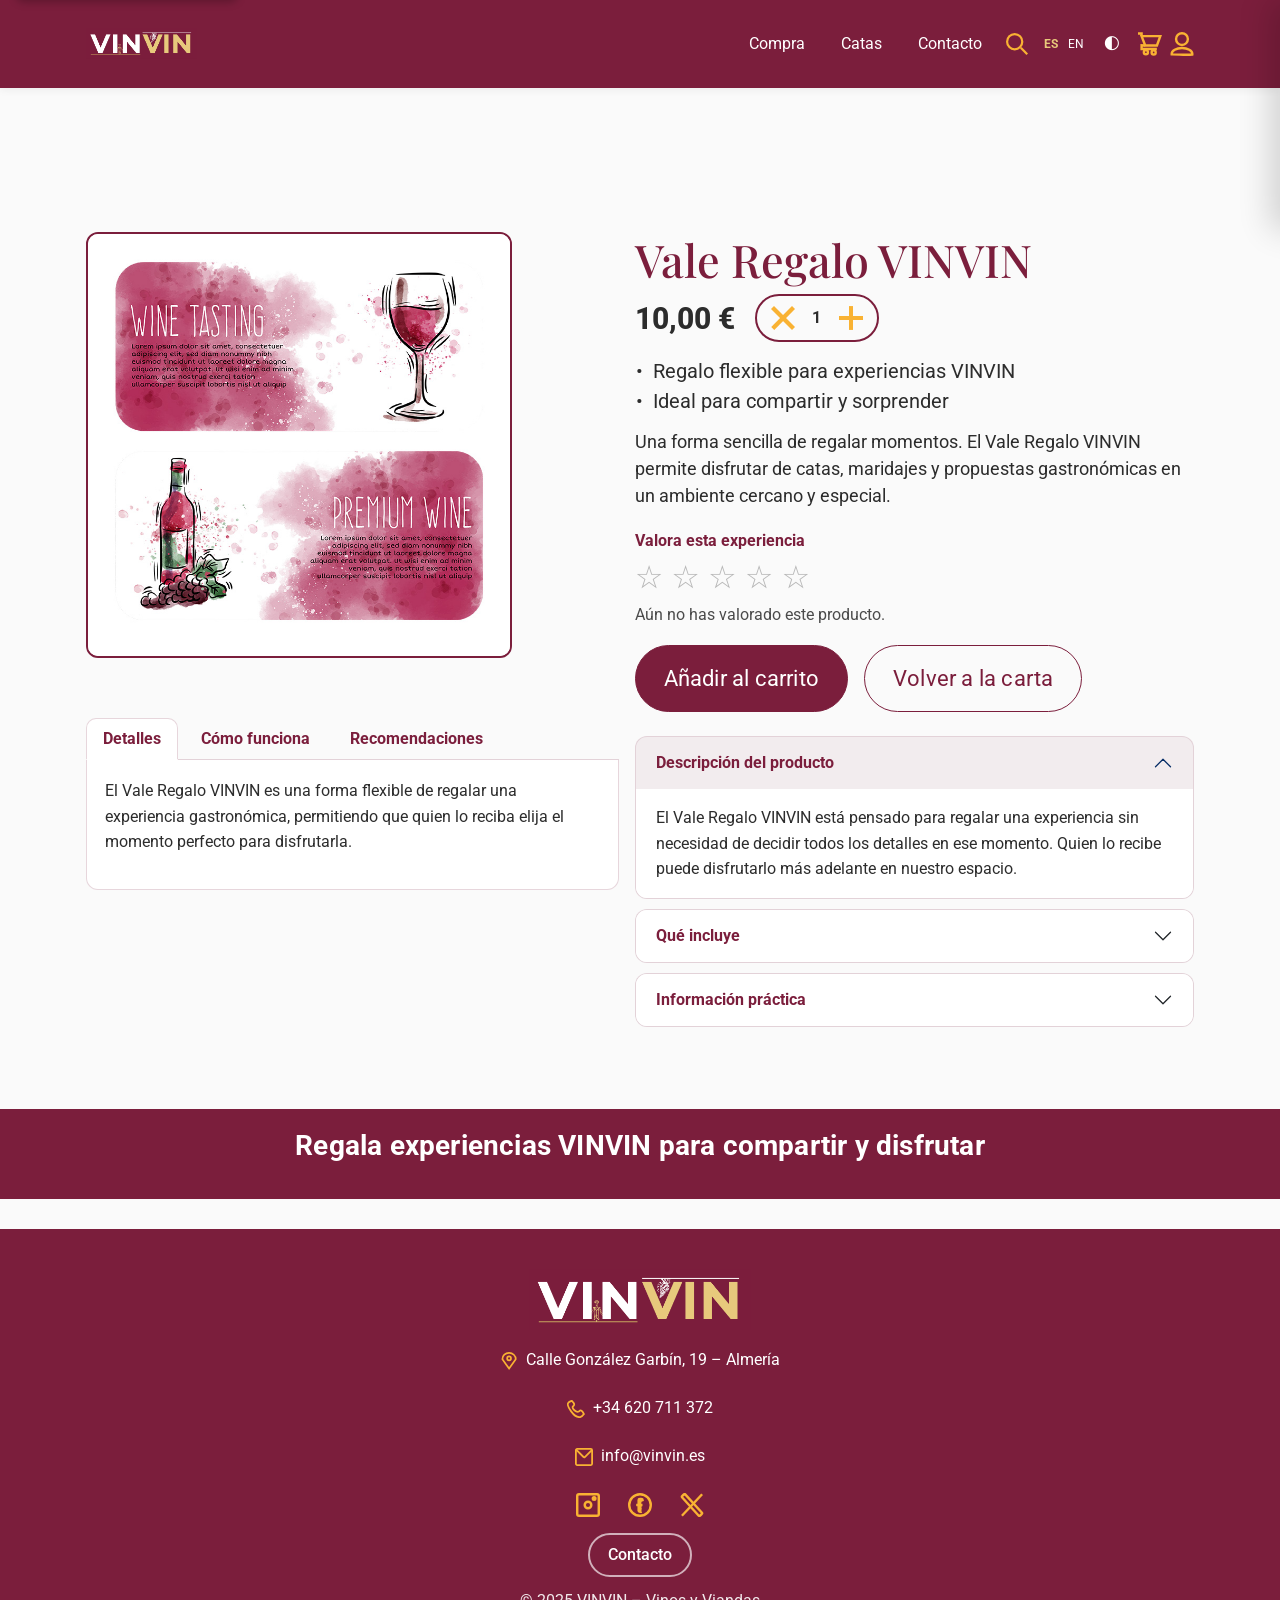
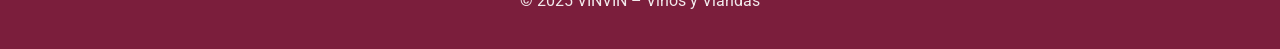
<file: vale.html>
<!doctype html>
<html lang="es">
<head>
  <meta charset="utf-8">
  <meta name="viewport" content="width=device-width, initial-scale=1">
  <title>VINVIN · Ficha de producto</title>
  <meta name="description" content="Descubre la ficha de producto Vale Regalo VINVIN para disfrutar de experiencias gastronómicas en Almería.">

  <link rel="stylesheet" href="https://cdn.jsdelivr.net/npm/bootstrap@5.3.3/dist/css/bootstrap.min.css">
  <link href="https://fonts.googleapis.com/css2?family=Playfair+Display:wght@500;600;700&family=Roboto:wght@400;500;700&display=swap" rel="stylesheet">
  <link rel="stylesheet" href="css/styles.css">
  <link rel="stylesheet" href="css/dark.css">
</head>

<body class="theme-light">
  <a href="#main" class="skip-link">Saltar al contenido principal</a>

  <header class="site-header">
    <div class="container header-flex">
      <a class="brand" href="index.html" aria-label="Vinvin">
        <img class="brand__logo" src="assets/images/logos/logo_vinvin_dark.png" alt="Vinvin">
      </a>

      <button class="nav-toggle" id="navToggle" aria-expanded="false" aria-controls="mainNav" aria-label="Abrir menú">
        ☰
      </button>

      <nav class="main-nav navbar navbar-expand-md" id="mainNav" aria-label="Principal">
        <a href="busqueda.html">Compra</a>
        <a href="index.html#catas">Catas</a>
        <a href="info.html">Contacto</a>
      </nav>

      <div class="header-right">
        <form class="search" action="busqueda.html" role="search">
          <button type="submit" class="icon-btn">
            <img src="assets/images/icons/lupa.svg" width="24" height="24" alt="">
            <span class="sr-only">Buscar</span>
          </button>
        </form>

        <div class="lang" role="group" aria-label="Idioma">
          <button type="button" class="is-active">ES</button>
          <span aria-hidden="true">|</span>
          <button type="button">EN</button>
        </div>

        <button id="themeToggle" class="theme-toggle" aria-label="Cambiar tema">🌓</button>

        <button type="button" class="icon-link cart-toggle" id="cartToggle" aria-label="Abrir resumen del carrito" aria-controls="cartDrawer" aria-expanded="false">
          <img src="assets/images/icons/carrito.svg" width="24" height="24" alt="">
          <span class="sr-only">Carrito</span>
        </button>

        <a href="#" class="icon-link" aria-label="Cuenta de usuario">
          <img src="assets/images/icons/usuario.svg" width="24" height="24" alt="">
          <span class="sr-only">Cuenta de usuario</span>
        </a>
      </div>
    </div>
  </header>

  <main id="main" tabindex="-1">
    <section class="section product" aria-labelledby="prod-title">
      <div class="container product-grid">

        <div class="product-left">
          <figure class="product-media">
            <a class="product-zoom" href="assets/images/products/vale-lg.jpg" target="_blank" rel="noopener">
              <img
                src="assets/images/products/vale-md.jpg"
                srcset="
                  assets/images/products/vale-md.jpg 800w,
                  assets/images/products/vale-lg.jpg 1600w
                "
                sizes="(min-width: 992px) 40vw, 80vw"
                width="800" height="800"
                loading="lazy"
                decoding="async"
                alt="Vale Regalo VINVIN">
            </a>
          </figure>

          <div class="product-tabs mt-4">
            <ul class="nav nav-tabs" id="productTabs" role="tablist">
              <li class="nav-item" role="presentation">
                <button class="nav-link active" id="detalles-tab" data-bs-toggle="tab" data-bs-target="#detalles-tab-pane" type="button" role="tab" aria-controls="detalles-tab-pane" aria-selected="true">
                  Detalles
                </button>
              </li>
              <li class="nav-item" role="presentation">
                <button class="nav-link" id="uso-tab" data-bs-toggle="tab" data-bs-target="#uso-tab-pane" type="button" role="tab" aria-controls="uso-tab-pane" aria-selected="false">
                  Cómo funciona
                </button>
              </li>
              <li class="nav-item" role="presentation">
                <button class="nav-link" id="recomendaciones-tab" data-bs-toggle="tab" data-bs-target="#recomendaciones-tab-pane" type="button" role="tab" aria-controls="recomendaciones-tab-pane" aria-selected="false">
                  Recomendaciones
                </button>
              </li>
            </ul>

            <div class="tab-content" id="productTabsContent">
              <div class="tab-pane fade show active" id="detalles-tab-pane" role="tabpanel" aria-labelledby="detalles-tab" tabindex="0">
                <p>
                  El Vale Regalo VINVIN es una forma flexible de regalar una experiencia gastronómica, permitiendo que quien lo reciba elija el momento perfecto para disfrutarla.
                </p>
              </div>

              <div class="tab-pane fade" id="uso-tab-pane" role="tabpanel" aria-labelledby="uso-tab" tabindex="0">
                <p>
                  Puede utilizarse para catas, consumiciones o experiencias disponibles en VINVIN, según el importe escogido y la reserva previa cuando sea necesaria.
                </p>
              </div>

              <div class="tab-pane fade" id="recomendaciones-tab-pane" role="tabpanel" aria-labelledby="recomendaciones-tab" tabindex="0">
                <p>
                  Es una opción ideal para cumpleaños, celebraciones, detalles de empresa o sorpresas para amantes del vino y la gastronomía local.
                </p>
              </div>
            </div>
          </div>
        </div>

        <div class="product-info">
          <h1 id="prod-title">Vale Regalo VINVIN</h1>

          <div class="product-price-row">
            <p class="product-price">10,00 €</p>

            <div class="product-actions" aria-label="Acciones de cantidad">
              <button type="button" class="icon-btn" id="decreaseQtyBtn" aria-label="Reducir cantidad">
                <img src="assets/images/icons/eliminar.svg" width="20" height="20" alt="">
                <span class="sr-only">Reducir cantidad</span>
              </button>

              <span class="product-qty" id="productQty" aria-live="polite">1</span>

              <button type="button" class="icon-btn" id="increaseQtyBtn" aria-label="Aumentar cantidad">
                <img src="assets/images/icons/añadir.svg" width="20" height="20" alt="">
                <span class="sr-only">Aumentar cantidad</span>
              </button>
            </div>
          </div>

          <ul class="product-features">
            <li>Regalo flexible para experiencias VINVIN</li>
            <li>Ideal para compartir y sorprender</li>
          </ul>

          <p class="product-desc">
            Una forma sencilla de regalar momentos. El Vale Regalo VINVIN permite disfrutar de catas, maridajes y propuestas gastronómicas en un ambiente cercano y especial.
          </p>

          <div class="product-rating" data-rating-key="vale-rating" aria-labelledby="rating-title">
            <p id="rating-title" class="product-rating__label">Valora esta experiencia</p>

            <div class="rating-stars" role="radiogroup" aria-label="Valoración del producto">
              <button type="button" class="star-btn" data-value="1" aria-label="1 estrella">☆</button>
              <button type="button" class="star-btn" data-value="2" aria-label="2 estrellas">☆</button>
              <button type="button" class="star-btn" data-value="3" aria-label="3 estrellas">☆</button>
              <button type="button" class="star-btn" data-value="4" aria-label="4 estrellas">☆</button>
              <button type="button" class="star-btn" data-value="5" aria-label="5 estrellas">☆</button>
            </div>

            <p class="rating-message" aria-live="polite">
              Aún no has valorado este producto.
            </p>
          </div>

          <div class="product-cta">
            <button type="button" id="addToCartBtn" class="btn btn-primary btn-lg" aria-label="Añadir Vale Regalo VINVIN al carrito">
              Añadir al carrito
            </button>
            <a href="busqueda.html" class="btn btn-outline-primary">Volver a la carta</a>
          </div>

          <div class="product-accordion accordion mt-4" id="productAccordion">
            <div class="accordion-item">
              <h2 class="accordion-header" id="headingOne">
                <button class="accordion-button" type="button" data-bs-toggle="collapse" data-bs-target="#collapseOne" aria-expanded="true" aria-controls="collapseOne">
                  Descripción del producto
                </button>
              </h2>
              <div id="collapseOne" class="accordion-collapse collapse show" aria-labelledby="headingOne" data-bs-parent="#productAccordion">
                <div class="accordion-body">
                  El Vale Regalo VINVIN está pensado para regalar una experiencia sin necesidad de decidir todos los detalles en ese momento. Quien lo recibe puede disfrutarlo más adelante en nuestro espacio.
                </div>
              </div>
            </div>

            <div class="accordion-item">
              <h2 class="accordion-header" id="headingTwo">
                <button class="accordion-button collapsed" type="button" data-bs-toggle="collapse" data-bs-target="#collapseTwo" aria-expanded="false" aria-controls="collapseTwo">
                  Qué incluye
                </button>
              </h2>
              <div id="collapseTwo" class="accordion-collapse collapse" aria-labelledby="headingTwo" data-bs-parent="#productAccordion">
                <div class="accordion-body">
                  El vale puede aplicarse a catas, consumiciones o experiencias disponibles en VINVIN. Es una opción abierta y cómoda para acertar con un regalo gastronómico.
                </div>
              </div>
            </div>

            <div class="accordion-item">
              <h2 class="accordion-header" id="headingThree">
                <button class="accordion-button collapsed" type="button" data-bs-toggle="collapse" data-bs-target="#collapseThree" aria-expanded="false" aria-controls="collapseThree">
                  Información práctica
                </button>
              </h2>
              <div id="collapseThree" class="accordion-collapse collapse" aria-labelledby="headingThree" data-bs-parent="#productAccordion">
                <div class="accordion-body">
                  Disponible en nuestro espacio de Almería. Se recomienda consultar disponibilidad si el vale se quiere utilizar para una experiencia concreta o para grupos.
                </div>
              </div>
            </div>
          </div>
        </div>

      </div>
    </section>
  </main>

  <div id="cartNotification" class="cart-notification" role="alert" aria-live="polite">
    Producto añadido al carrito correctamente.
  </div>

  <section class="band" aria-label="Eslogan">
    <p>Regala experiencias VINVIN para compartir y disfrutar</p>
  </section>

  <footer class="site-footer">
    <div class="container footer-stack">
      <div class="footer-row footer-brand">
        <img src="assets/images/logos/logo_vinvin_dark.png" alt="VINVIN">
      </div>

      <div class="footer-row fi">
        <img class="fi-ico" src="assets/images/icons/ubicacion.svg" alt="">
        <span>Calle González Garbín, 19 – Almería</span>
      </div>

      <div class="footer-row fi">
        <img class="fi-ico" src="assets/images/icons/telefono.svg" alt="">
        <span>+34 620 711 372</span>
      </div>

      <div class="footer-row fi">
        <img class="fi-ico" src="assets/images/icons/email.svg" alt="">
        <span>info@vinvin.es</span>
      </div>

      <nav class="footer-row social" aria-label="Redes sociales">
        <a href="#" aria-label="Instagram"><img src="assets/images/icons/instagram.svg" width="24" height="24" alt=""></a>
        <a href="#" aria-label="Facebook"><img src="assets/images/icons/facebook.svg" width="24" height="24" alt=""></a>
        <a href="#" aria-label="X"><img src="assets/images/icons/twitter.svg" width="24" height="24" alt=""></a>
      </nav>

      <nav class="footer-row footer-info" aria-label="Información legal">
        <a href="info.html">Contacto</a>
      </nav>

      <p class="footer-row copy">© 2025 VINVIN – Vinos y Viandas</p>
    </div>
  </footer>

  <div class="cart-drawer-backdrop" id="cartDrawerBackdrop" hidden></div>

  <aside class="cart-drawer" id="cartDrawer" aria-labelledby="cartDrawerTitle" aria-hidden="true">
    <div class="cart-drawer__header">
      <h2 id="cartDrawerTitle">Tu carrito</h2>
      <button type="button" class="cart-drawer__close" id="cartDrawerClose" aria-label="Cerrar resumen del carrito">×</button>
    </div>

    <div class="cart-drawer__body" id="cartDrawerBody"></div>

    <div class="cart-drawer__footer">
      <div class="cart-drawer__total">
        <span>Total</span>
        <strong id="cartDrawerTotal">0,00 €</strong>
      </div>

      <a href="carrito.html" class="btn btn-primary">Ver carrito completo</a>
    </div>
  </aside>

  <button id="backToTop" class="back-to-top" aria-label="Volver arriba">↑</button>

  <script src="https://cdn.jsdelivr.net/npm/bootstrap@5.3.3/dist/js/bootstrap.bundle.min.js"></script>

  <script>
    const b = document.body;
    const t = document.getElementById('themeToggle');
    if (t){
      if(localStorage.getItem('theme') === 'dark'){
        b.classList.add('theme-dark');
        t.setAttribute('aria-pressed', 'true');
      }

      t.addEventListener('click', ()=>{
        const dark = b.classList.toggle('theme-dark');
        t.setAttribute('aria-pressed', dark ? 'true' : 'false');
        localStorage.setItem('theme', dark ? 'dark' : 'light');
      });
    }
  </script>

  <script>
    const navToggle = document.getElementById('navToggle');
    const mainNav = document.getElementById('mainNav');

    if (navToggle && mainNav) {
      navToggle.addEventListener('click', () => {
        const isOpen = mainNav.classList.toggle('is-open');
        navToggle.setAttribute('aria-expanded', isOpen ? 'true' : 'false');
        navToggle.setAttribute('aria-label', isOpen ? 'Cerrar menú' : 'Abrir menú');
      });
    }
  </script>

  <script>
    document.addEventListener('keydown', (e) => {
      const activeTag = document.activeElement.tagName.toLowerCase();
      const escribiendo = activeTag === 'input' || activeTag === 'textarea';

      if (!escribiendo && e.key.toLowerCase() === 't') {
        window.scrollTo({
          top: 0,
          behavior: 'smooth'
        });
      }
    });
  </script>

  <script>
    const decreaseQtyBtn = document.getElementById('decreaseQtyBtn');
    const increaseQtyBtn = document.getElementById('increaseQtyBtn');
    const productQty = document.getElementById('productQty');

    let currentQty = 1;

    if (increaseQtyBtn && productQty) {
      increaseQtyBtn.addEventListener('click', () => {
        currentQty += 1;
        productQty.textContent = currentQty;
      });
    }

    if (decreaseQtyBtn && productQty) {
      decreaseQtyBtn.addEventListener('click', () => {
        if (currentQty > 1) {
          currentQty -= 1;
          productQty.textContent = currentQty;
        }
      });
    }
  </script>

  <script>
    const addToCartBtn = document.getElementById('addToCartBtn');
    const cartNotification = document.getElementById('cartNotification');

    function renderCartDrawer() {
      const cartDrawerBody = document.getElementById('cartDrawerBody');
      const cartDrawerTotal = document.getElementById('cartDrawerTotal');

      if (!cartDrawerBody || !cartDrawerTotal) return;

      const cart = JSON.parse(localStorage.getItem('cart')) || [];
      cartDrawerBody.innerHTML = '';

      if (cart.length === 0) {
        cartDrawerBody.innerHTML = '<p>Tu carrito está vacío.</p>';
        cartDrawerTotal.textContent = '0,00 €';
        return;
      }

      let total = 0;

      cart.forEach(product => {
        total += product.precio * product.cantidad;

        const item = document.createElement('article');
        item.className = 'cart-drawer__item';

        item.innerHTML = `
          <img src="${product.imagen}" alt="${product.nombre}">
          <div>
            <h3>${product.nombre}</h3>
            <p>${product.cantidad} x ${product.precio.toFixed(2).replace('.', ',')} €</p>
          </div>
        `;

        cartDrawerBody.appendChild(item);
      });

      cartDrawerTotal.textContent = total.toFixed(2).replace('.', ',') + ' €';
    }

    if (addToCartBtn) {
      addToCartBtn.addEventListener('click', () => {
        const product = {
          id: 'vale-regalo',
          nombre: 'Vale Regalo VINVIN',
          precio: 10,
          cantidad: currentQty,
          imagen: 'assets/images/products/vale-sm.jpg'
        };

        const cart = JSON.parse(localStorage.getItem('cart')) || [];
        const existingProduct = cart.find(item => item.id === product.id);

        if (existingProduct) {
          existingProduct.cantidad += currentQty;
        } else {
          cart.push(product);
        }

        localStorage.setItem('cart', JSON.stringify(cart));
        renderCartDrawer();

        if (cartNotification) {
          cartNotification.classList.add('is-visible');

          setTimeout(() => {
            cartNotification.classList.remove('is-visible');
          }, 2500);
        }
      });
    }

    renderCartDrawer();
  </script>

  <script>
    const cartToggle = document.getElementById('cartToggle');
    const cartDrawer = document.getElementById('cartDrawer');
    const cartDrawerClose = document.getElementById('cartDrawerClose');
    const cartDrawerBackdrop = document.getElementById('cartDrawerBackdrop');

    if (cartToggle && cartDrawer && cartDrawerClose && cartDrawerBackdrop) {
      const openCartDrawer = () => {
        renderCartDrawer();
        cartDrawer.classList.add('is-open');
        cartDrawer.setAttribute('aria-hidden', 'false');
        cartToggle.setAttribute('aria-expanded', 'true');
        cartDrawerBackdrop.hidden = false;
      };

      const closeCartDrawer = () => {
        cartDrawer.classList.remove('is-open');
        cartDrawer.setAttribute('aria-hidden', 'true');
        cartToggle.setAttribute('aria-expanded', 'false');
        cartDrawerBackdrop.hidden = true;
      };

      cartToggle.addEventListener('click', openCartDrawer);
      cartDrawerClose.addEventListener('click', closeCartDrawer);
      cartDrawerBackdrop.addEventListener('click', closeCartDrawer);

      document.addEventListener('keydown', (e) => {
        if (e.key === 'Escape' && cartDrawer.classList.contains('is-open')) {
          closeCartDrawer();
        }
      });
    }
  </script>

  <script>
    const backToTopBtn = document.getElementById('backToTop');

    if (backToTopBtn) {
      window.addEventListener('scroll', () => {
        if (window.scrollY > 200) {
          backToTopBtn.classList.add('is-visible');
        } else {
          backToTopBtn.classList.remove('is-visible');
        }
      });

      backToTopBtn.addEventListener('click', () => {
        window.scrollTo({
          top: 0,
          behavior: 'smooth'
        });
      });
    }
  </script>

  <script>
    const ratingBlocks = document.querySelectorAll('.product-rating');

    ratingBlocks.forEach(block => {
      const stars = block.querySelectorAll('.star-btn');
      const message = block.querySelector('.rating-message');
      const storageKey = block.dataset.ratingKey;

      function paintStars(value) {
        stars.forEach(btn => {
          const btnValue = Number(btn.dataset.value);
          btn.classList.toggle('is-active', btnValue <= value);
          btn.textContent = btnValue <= value ? '★' : '☆';
        });

        if (value > 0) {
          message.textContent = `Has valorado este producto con ${value} estrella${value > 1 ? 's' : ''}.`;
        } else {
          message.textContent = 'Aún no has valorado este producto.';
        }
      }

      const savedRating = Number(localStorage.getItem(storageKey)) || 0;
      paintStars(savedRating);

      stars.forEach(star => {
        star.addEventListener('click', () => {
          const value = Number(star.dataset.value);
          localStorage.setItem(storageKey, value);
          paintStars(value);
        });
      });
    });
  </script>
</body>
</html>
</file>
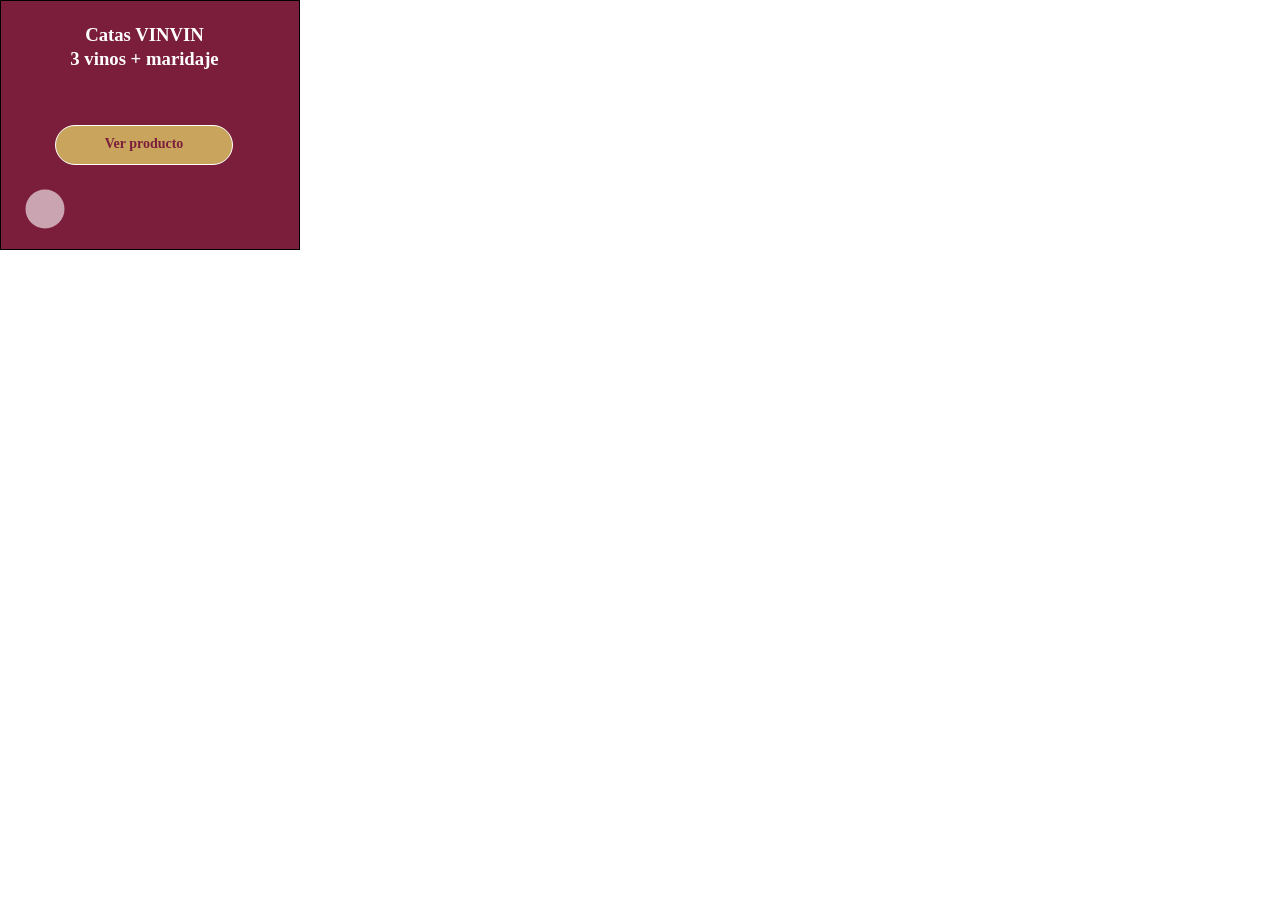
<file: banner/banner_vinvin.html>
<!DOCTYPE html>
<html>

<head>
  <meta charset="utf-8">
  <meta name="generator" content="Google Web Designer 16.4.0.0711">
  <meta name="template" content="Banner 3.0.0">
  <meta name="environment" content="gwd-genericad">
  <meta name="viewport" content="width=device-width, initial-scale=1.0">
  <link href="gwdpage_style.css" rel="stylesheet" data-version="13" data-exports-type="gwd-page">
  <link href="gwdpagedeck_style.css" rel="stylesheet" data-version="14" data-exports-type="gwd-pagedeck">
  <style id="gwd-lightbox-style">
    .gwd-lightbox {
      overflow: hidden;
    }
  </style>
  <style id="gwd-text-style">
    p {
      margin: 0px;
    }
    h1 {
      margin: 0px;
    }
    h2 {
      margin: 0px;
    }
    h3 {
      margin: 0px;
    }
  </style>
  <style>
    html, body {
      width: 100%;
      height: 100%;
      margin: 0px;
    }
    .gwd-page-container {
      position: relative;
      width: 100%;
      height: 100%;
    }
    .gwd-page-content {
      background-color: transparent;
      transform: perspective(1400px) matrix3d(1, 0, 0, 0, 0, 1, 0, 0, 0, 0, 1, 0, 0, 0, 0, 1);
      position: absolute;
      transform-style: preserve-3d;
    }
    .gwd-page-content * {
      transform-style: preserve-3d;
    }
    .gwd-page-wrapper {
      background-color: rgb(255, 255, 255);
      position: absolute;
      transform: translateZ(0px);
    }
    .gwd-page-size {
      width: 300px;
      height: 250px;
    }
    .gwd-rect-sdm5 {
      position: absolute;
      left: 0px;
      width: 300px;
      height: 250px;
      box-sizing: border-box;
      border-width: 1px;
      border-style: solid;
      border-color: rgb(0, 0, 0);
      background-image: none;
      top: 0px;
      background-color: rgb(123, 30, 60);
      transform: translate3d(0px, 0px, 0px);
    }
    .gwd-p-cufo {
      position: absolute;
      width: 205px;
      height: 62px;
      background-image: none;
      font-family: "Arial Black";
      text-align: center;
      line-height: 24px;
      background-color: rgb(123, 30, 60);
      border-image-source: none;
      border-image-width: 1;
      border-image-outset: 0;
      border-image-repeat: stretch;
      border-color: rgb(247, 246, 247);
      left: 42px;
      top: 23px;
      color: rgb(255, 255, 255);
    }
    .gwd-oval-1p91 {
      position: absolute;
      width: 40px;
      height: 40px;
      stroke-width: 1px;
      fill: rgba(255, 255, 255, 0.6);
      stroke: none;
      left: 22px;
      top: 190px;
      transform: translate3d(5px, -1px, 0px);
    }
    [data-gwd-group="Grupo1"] .gwd-grp-18li.gwd-rect-ftvw {
      position: absolute;
      width: 178px;
      height: 40px;
      box-sizing: border-box;
      border-width: 1px;
      border-style: solid;
      border-color: rgb(255, 255, 255);
      background-image: none;
      background-color: rgb(201, 164, 92);
      border-radius: 20px;
      left: 0px;
      top: 0px;
    }
    [data-gwd-group="Grupo1"] .gwd-grp-18li.gwd-span-115t {
      position: absolute;
      font-family: "Arial Black";
      font-weight: bold;
      font-size: 14px;
      color: rgb(123, 30, 60);
      text-align: center;
      line-height: 18px;
      width: 178px;
      height: 20px;
      left: 0px;
      top: 10px;
    }
    [data-gwd-group="Grupo1"] {
      width: 178px;
      height: 40px;
    }
    .gwd-div-1ids {
      position: absolute;
      left: 55px;
      top: 125px;
      transform: translate3d(0px, 0px, 0px);
    }
    @keyframes gwd-gen-1c4sgwdanimation_gwd-keyframes {
      0% {
        transform: translate3d(5px, -1px, 0px);
        animation-timing-function: linear;
      }
      50% {
        transform: translate3d(220px, 0px, 0px);
        animation-timing-function: linear;
      }
      100% {
        transform: translate3d(3px, -1px, 0px);
        animation-timing-function: linear;
      }
    }
    #page1.gwd-play-animation .gwd-gen-1c4sgwdanimation {
      animation: 3s linear 0s 1 normal forwards running gwd-gen-1c4sgwdanimation_gwd-keyframes;
    }
    @keyframes gwd-gen-1sdvgwdanimation_gwd-keyframes {
      0% {
        transform: translate3d(0px, 0px, 0px);
        animation-timing-function: ease-in-out;
      }
      50% {
        transform: translate3d(0px, 0px, 0px);
        animation-timing-function: ease;
      }
      100% {
        transform: translate3d(0px, 0px, 0px);
        animation-timing-function: linear;
      }
    }
    #page1.gwd-play-animation .gwd-gen-1sdvgwdanimation {
      animation: 3s linear 0s 1 normal forwards running gwd-gen-1sdvgwdanimation_gwd-keyframes;
    }
    @keyframes gwd-gen-ig3ngwdanimation_gwd-keyframes {
      0% {
        transform: translate3d(0px, 0px, 0px);
        animation-timing-function: linear;
      }
      2.7767% {
        transform: translate3d(1px, 0px, 0px);
        animation-timing-function: linear;
      }
      50% {
        transform: translate3d(0px, 0px, 0px);
        animation-timing-function: linear;
      }
      100% {
        transform: translate3d(0px, 0px, 0px);
        animation-timing-function: linear;
      }
    }
    #page1.gwd-play-animation .gwd-gen-ig3ngwdanimation {
      animation: 3s linear 0s 1 normal forwards running gwd-gen-ig3ngwdanimation_gwd-keyframes;
    }
  </style>
  <script data-source="gwd_webcomponents_v1_min.js" data-version="2" data-exports-type="gwd_webcomponents_v1" src="gwd_webcomponents_v1_min.js"></script>
  <script data-source="gwdpage_min.js" data-version="13" data-exports-type="gwd-page" src="gwdpage_min.js"></script>
  <script data-source="gwdpagedeck_min.js" data-version="14" data-exports-type="gwd-pagedeck" src="gwdpagedeck_min.js"></script>
  <script data-source="gwdgenericad_min.js" data-version="8" data-exports-type="gwd-genericad" src="gwdgenericad_min.js"></script>
  <script type="text/javascript" src="groups_runtime.min.1.0.js" gwd-groups-version="1.0"></script>
  <script type="text/javascript" src="gwdid.min.1.0.js" gwd-gwdid-version="1.0"></script>
  <script type="text/javascript" gwd-events="support" src="gwd-events-support.1.0.js"></script>
  <script type="text/javascript" gwd-events="handlers">
    window.gwd = window.gwd || {};
    gwd.auto_BotonClick = function(event) {
      window.open("https://rous388.github.io/vinvinweb/producto.html", "_blank");
    };
  </script>
  <script type="text/javascript" gwd-events="registration">
    // Código de soporte para la administración de eventos en Google Web Designer
    // Este bloqueo de la secuencia de comandos se genera automáticamente. No lo edite.
    gwd.actions.events.registerEventHandlers = function(event) {
      gwd.actions.events.addHandler('boton', 'click', gwd.auto_BotonClick, false);
    };
    gwd.actions.events.deregisterEventHandlers = function(event) {
      gwd.actions.events.removeHandler('boton', 'click', gwd.auto_BotonClick, false);
    };
    document.addEventListener("DOMContentLoaded", gwd.actions.events.registerEventHandlers);
    document.addEventListener("unload", gwd.actions.events.deregisterEventHandlers);
  </script>
</head>

<body>
  <template id="gwd-group-definitions">
    <div data-gwd-group-def="Grupo1" data-gwd-group-class="gwd-grp-18li" style="display: none;">
      <svg data-gwd-shape="rectangle" class="gwd-rect-ftvw gwd-grp-18li"></svg><span class="gwd-span-115t gwd-grp-18li">Ver producto</span></div>
  </template>
  <gwd-genericad id="gwd-ad">
    <gwd-pagedeck class="gwd-page-container" id="pagedeck">
      <gwd-page id="page1" class="gwd-page-wrapper gwd-page-size gwd-lightbox" data-gwd-width="300px" data-gwd-height="250px" data-gwd-animation-labels="label-1,0">
        <div class="gwd-page-content gwd-page-size">
          <svg data-gwd-shape="rectangle" class="gwd-rect-sdm5 gwd-gen-1sdvgwdanimation"></svg>
          <h3 class="gwd-p-cufo">Catas VINVIN<br>3 vinos + maridaje</h3>
          <svg data-gwd-shape="oval" preserveAspectRatio="none" viewBox="0 0 40 40" class="gwd-oval-1p91 gwd-gen-1c4sgwdanimation">
            <ellipse cx="50%" cy="50%" rx="19.5" ry="19.5"></ellipse>
          </svg>
          <div class="gwd-animation-event event-2-animation" data-event-name="event-2" data-event-time="1500"></div>
          <div class="gwd-animation-event event-1-animation" data-event-name="event-1" data-event-time="0"></div>
          <div class="gwd-div-1ids gwd-gen-ig3ngwdanimation" data-gwd-group="Grupo1" id="boton"></div>
        </div>
      </gwd-page>
    </gwd-pagedeck>
  </gwd-genericad>
  <script type="text/javascript" id="gwd-init-code">
    (function() {
      var gwdAd = document.getElementById('gwd-ad');

      /**
       * Handles the DOMContentLoaded event. The DOMContentLoaded event is
       * fired when the document has been completely loaded and parsed.
       */
      function handleDomContentLoaded(event) {

      }

      /**
       * Handles the WebComponentsReady event. This event is fired when all
       * custom elements have been registered and upgraded.
       */
      function handleWebComponentsReady(event) {
        // Start the Ad lifecycle.
        requestAnimationFrame(function() {
          setTimeout(function() {
            gwdAd.initAd();
          }, 1);
        });
      }

      /**
       * Handles the event that is dispatched after the Ad has been
       * initialized and before the default page of the Ad is shown.
       */
      function handleAdInitialized(event) {}

      window.addEventListener('DOMContentLoaded',
        handleDomContentLoaded, false);
      window.addEventListener('WebComponentsReady',
        handleWebComponentsReady, false);
      window.addEventListener('adinitialized',
        handleAdInitialized, false);
    })();
  </script>
</body>

</html>
</file>
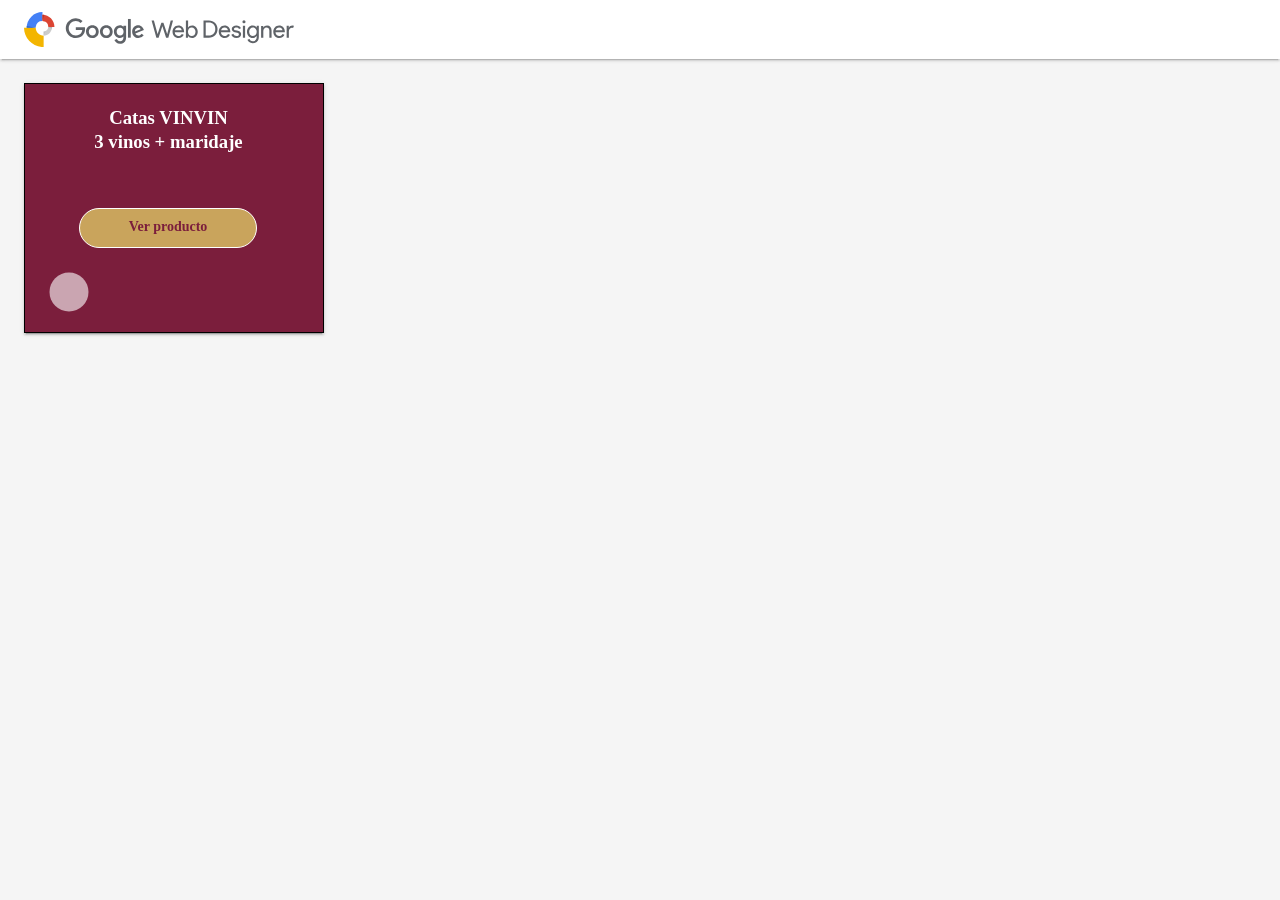
<file: banner/gwd_preview_banner_vinvin/preview.html>
<html><head>
    <!--
    Load various Web Components polyfills required by IE and Edge. While the polyfills are
    not needed for other browsers, they're loaded irrespective of browser features because we rely
    on the polyfill's `WebComponentsReady` event as a signal that the app is ready to be initialized
    (see init.js).
    -->
    <!-- Polyfill Web Components. -->
    <script src="webcomponentsjs/webcomponents-lite.js"></script>

    <!-- Polyfill Web Animations. This file is necessary for some paper elements. -->
    <script src="webcomponentsjs/web-animations-next-lite.min.js"></script>

    <link rel="stylesheet" href="https://fonts.googleapis.com/icon?family=Roboto:regular">

    <script src="preview_polymer.js"></script>

    <style>
      body {
        margin: 0;
      }

      tf-creative-preview {
        width: 100%;
        height: 100%;
      }
    </style>
  <script>window.gwdPreview = {"config":{"uuid":1771674739701,"previewPath":"index.html","modes":["single"],"sizes":["300x250"],"feeds":{},"feedNames":[],"defaults":{"mode":"single","modeSettings":{"single":{"size":"300x250","feed":null}}}},"strings":{"MSG_ALL_FEEDS_MODE":"Todos los datos de muestra","MSG_ALL_SIZES_MODE":"Todos los tama\u00f1os","MSG_CUSTOM":"Personalizado","MSG_CUSTOM_SIZE":"Tama\u00f1o personalizado","MSG_DESKTOP_MODE":"Ordenador","MSG_DEVICE":"Dispositivo","MSG_MOBILE_MODE":"M\u00f3vil","MSG_NO_SAMPLE_DATA":"Sin datos de muestra","MSG_NO_SAMPLE_DATA_TO_PREVIEW":"Seleccione datos de muestra para obtener vistas previas.","MSG_NO_SIZES_TO_PREVIEW":"Seleccione tama\u00f1os de vista previa.","MSG_NONE_SELECTED":"No se ha seleccionado nada","MSG_PARALLAX_MODE":"Desplazable","MSG_PREVIEW_MODE":"Modo de vista previa","MSG_RELOAD":"Volver a cargar","MSG_RELOAD_ALL":"Volver a cargar todo","MSG_ROTATE_DEVICE":"Girar dispositivo","MSG_SAMPLE_FEED":"Datos de muestra","MSG_SAMPLE_FEEDS":"Datos de muestra","MSG_SELECT_ALL":"Seleccionar todo","MSG_SELECT_NONE":"No seleccionar nada","MSG_SELECTED":"N\u00famero de elementos seleccionados: {num}","MSG_SHOW_SIZE":"Mostrar tama\u00f1o","MSG_SHOW_SIZES":"Mostrar tama\u00f1os","MSG_SINGLE_MODE":"Tama\u00f1o \u00fanico","MSG_VIEWPORT_SIZE":"Tama\u00f1o del viewport"}};</script></head>

  <body>

</body></html>
</file>
<file: banner/gwd_preview_banner_vinvin/gwdpage_style.css>
gwd-page{display:block}.gwd-inactive{visibility:hidden}
</file>
<file: banner/gwd_preview_banner_vinvin/gwdpagedeck_style.css>
.gwd-pagedeck{position:relative;display:block}.gwd-pagedeck>.gwd-page.transparent{opacity:0}.gwd-pagedeck>.gwd-page{position:absolute;top:0;left:0;transition-property:transform,opacity}.gwd-pagedeck>.gwd-page.linear{transition-timing-function:linear}.gwd-pagedeck>.gwd-page.ease-in{transition-timing-function:ease-in}.gwd-pagedeck>.gwd-page.ease-out{transition-timing-function:ease-out}.gwd-pagedeck>.gwd-page.ease{transition-timing-function:ease}.gwd-pagedeck>.gwd-page.ease-in-out{transition-timing-function:ease-in-out}.ease *,.ease-in *,.ease-in-out *,.ease-out *,.linear *{transform:translateZ(0)}
</file>
<file: css/styles.css>
/* =========================
   1) RESET + BASE
   ========================= */
   *{
    box-sizing:border-box;
  }
  
  html,
  body{
    margin:0;
    padding:0;
  }
  
  :root{
    --burdeos:#7B1E3C;
    --burdeos-osc:#5f162e;
    --dorado:#C9A45C;
    --dorado-osc:#b89349;
    --crema:#F5F0E6;
    --gris:#2C2C2C;
    --bg:#FAFAFA;
  
    --radius:14px;
    --shadow:0 10px 30px rgba(0,0,0,.08);
  
    --h1:clamp(26px, 3.2vw, 40px);
    --h2:clamp(22px, 2.2vw, 30px);
    --h3:clamp(18px, 1.6vw, 22px);
    --p:clamp(14px, 1.2vw, 16px);
  
    --container:clamp(320px, 92vw, 1140px);
  
    --bs-primary:var(--burdeos);
    --bs-link-color:var(--burdeos);
    --bs-body-bg:var(--bg);
  }
  
  body{
    font-family:'Roboto', system-ui, -apple-system, Segoe UI, Arial, sans-serif;
    color:var(--gris);
    background:var(--bg);
    line-height:1.5;
  }
  
  a{
    color:var(--burdeos);
    text-decoration:none;
    transition:.2s ease;
  }
  
  a:hover{
    color:var(--burdeos-osc);
    text-decoration:underline;
  }
  
  button{
    transition:.2s ease;
  }
  
  /* Screen readers */
  .sr-only{
    position:absolute;
    width:1px;
    height:1px;
    padding:0;
    margin:-1px;
    overflow:hidden;
    clip:rect(0,0,0,0);
    white-space:nowrap;
    border:0;
  }
  
  /* Skip link */
  .skip-link{
    position:absolute;
    top:-40px;
    left:16px;
    background:#fff;
    color:var(--burdeos);
    padding:8px 12px;
    border-radius:8px;
    box-shadow:0 2px 8px rgba(0,0,0,.25);
    z-index:9999;
    text-decoration:none;
  }
  
  .skip-link:focus-visible{
    top:12px;
    outline:2px solid var(--dorado);
    outline-offset:2px;
  }
  
  /* Focus */
  a:focus-visible,
  button:focus-visible,
  input:focus-visible,
  textarea:focus-visible,
  select:focus-visible{
    outline:2px solid var(--dorado);
    outline-offset:2px;
    border-radius:8px;
  }
  
  /* =========================
     2) BOOTSTRAP OVERRIDES
     ========================= */
  .btn-primary{
    background-color:var(--burdeos) !important;
    border-color:var(--burdeos) !important;
  }
  
  .btn-outline-primary{
    color:var(--burdeos) !important;
    border-color:var(--burdeos) !important;
    background:transparent !important;
  }
  
  .btn-outline-primary:hover,
  .btn-outline-primary:focus-visible{
    background:var(--dorado) !important;
    border-color:var(--dorado) !important;
    color:var(--burdeos) !important;
    text-decoration:none;
  }
  
  .btn-outline-primary:active{
    background:var(--dorado-osc) !important;
    border-color:var(--dorado-osc) !important;
    color:var(--burdeos) !important;
  }
  
  a.btn:hover,
  a.btn:focus,
  a.btn:focus-visible{
    text-decoration:none;
  }
  
  /* =========================
     3) UTILIDADES DE LAYOUT
     ========================= */
  .container{
    max-width:var(--container);
    margin-inline:auto;
    padding:16px;
  }
  
  .section{
    padding:56px 0;
  }
  
  .section-lead{
    max-width:62ch;
    margin:0 auto 24px auto;
  }
  
  #main,
  main{
    padding-top:72px;
  }
  
  /* =========================
     4) HEADER
     ========================= */
  .site-header{
    position:sticky;
    top:0;
    z-index:1000;
    background:var(--burdeos);
    color:#fff;
    box-shadow:0 2px 8px rgba(0,0,0,.06);
  }
  
  .header-flex{
    display:flex;
    align-items:center;
    gap:8px;
  }
  
  .brand{
    display:inline-flex;
    align-items:center;
    gap:10px;
    text-decoration:none;
  }
  
  .brand__logo{
    height:32px;
    width:auto;
    display:block;
  }
  
  .brand__svg{
    width:180px;
    height:auto;
    display:block;
  }
  
  .brand__svg svg{
    width:100%;
    height:auto;
    display:block;
  }
  
  /* Nav */
  .main-nav{
    display:none;
    gap:16px;
    margin-left:auto;
  }
  
  .main-nav a{
    color:#fff;
    padding:8px 10px;
    border-radius:8px;
  }
  
  .main-nav a:hover,
  .main-nav a:focus-visible{
    background:rgba(255,255,255,.12);
    outline:2px solid transparent;
  }
  
  /* Right area */
  .header-right{
    display:flex;
    align-items:center;
    gap:8px;
    flex-wrap:nowrap;
  }
  
  /* Icon buttons */
  .icon-btn,
  .icon-link{
    display:inline-flex;
    align-items:center;
    justify-content:center;
  }
  
  .icon-btn img,
  .icon-link img{
    display:block;
    width:24px;
    height:24px;
  }
  
  /* Language */
  .lang{
    display:flex;
    align-items:center;
    gap:6px;
  }
  
  .lang span{
    display:none;
  }
  
  .lang button{
    background:none;
    border:0;
    color:#fff;
    padding:0 2px;
    font-size:12px;
    line-height:1;
    border-radius:6px;
  }
  
  .lang .is-active{
    color:#E7C97B;
    font-weight:700;
  }
  
  /* Search */
  .site-header .search{
    margin:0;
    padding:0;
    background:transparent;
    border:0;
  }
  
  .site-header .search button{
    appearance:none;
    -webkit-appearance:none;
    background:transparent;
    border:0;
    padding:6px;
    line-height:1;
    border-radius:6px;
    color:#fff;
  }
  
  .site-header .search button:hover,
  .site-header .search button:focus-visible{
    background:rgba(255,255,255,.12);
    outline:2px solid transparent;
  }
  
  .site-header .search img{
    display:block;
    width:22px;
    height:22px;
    background:transparent;
  }
  
  /* Theme toggle */
  .theme-toggle{
    background:transparent;
    border:2px solid var(--dorado);
    border-radius:50%;
    width:36px;
    height:36px;
    display:inline-flex;
    align-items:center;
    justify-content:center;
    cursor:pointer;
    color:var(--dorado);
    font-size:18px;
    line-height:1;
    padding:0;
    box-shadow:none;
  }
  
  .theme-toggle:hover,
  .theme-toggle:focus-visible{
    background:var(--dorado);
    color:var(--burdeos);
    outline:none;
  }
  
  /* =========================
     5) NAV RESPONSIVE
     ========================= */
  .nav-toggle{
    display:inline-flex;
    align-items:center;
    justify-content:center;
    background:transparent;
    border:2px solid rgba(255,255,255,.5);
    color:#fff;
    border-radius:10px;
    width:42px;
    height:42px;
    font-size:22px;
    cursor:pointer;
  }
  
  .nav-toggle:hover,
  .nav-toggle:focus-visible{
    background:rgba(255,255,255,.12);
    border-color:var(--dorado);
  }
  
  @media (min-width: 992px){
    .nav-toggle{
      display:none;
    }
  
    .main-nav{
      display:flex;
    }
  }
  
  @media (max-width: 991.98px){
    .header-flex{
      flex-wrap:wrap;
    }
  
    .main-nav{
      display:none;
      width:100%;
      flex-direction:column;
      gap:8px;
      margin:12px 0 0 0;
      padding:12px;
      background:rgba(255,255,255,.08);
      border-radius:12px;
    }
  
    .main-nav.is-open{
      display:flex;
    }
  
    .main-nav a{
      display:block;
      width:100%;
    }
  
    .header-right{
      margin-left:auto;
    }
  }
  
  /* =========================
     6) HERO
     ========================= */
  .hero{
    position:relative;
    min-height:88svh;
    overflow:hidden;
  }
  
  .hero .carousel,
  .hero .carousel-inner,
  .hero .carousel-item{
    height:88svh;
  }
  
  .hero .carousel-item img{
    width:100%;
    height:100%;
    object-fit:cover;
    display:block;
  }
  
  .hero__overlay{
    position:absolute;
    inset:0;
    z-index:1;
    background:linear-gradient(
      90deg,
      rgba(0,0,0,.75) 0%,
      rgba(0,0,0,.45) 35%,
      rgba(0,0,0,0) 70%
    );
  }
  
  .hero__inner{
    position:absolute;
    inset:0;
    z-index:2;
    display:grid;
    grid-template-columns:1fr 1fr;
    align-items:center;
    gap:24px;
    padding:32px 16px;
  }
  
  .hero__content{
    position:relative;
    color:#fff;
    text-align:center;
    max-width:520px;
    margin-right:64px;
    border-radius:18px;
    padding:28px 20px;
  }
  
  .hero__content::before{
    content:"";
    position:absolute;
    inset:-3px;
    border-radius:20px;
    background:linear-gradient(90deg, transparent, var(--dorado), transparent);
    background-size:200% 200%;
    z-index:-1;
    animation:heroBorder 8s linear infinite;
  }
  
  .hero__content::after{
    content:"";
    position:absolute;
    inset:0;
    border-radius:18px;
    background:rgba(0,0,0,.25);
    z-index:-1;
  }
  
  .hero__lead{
    margin:10px 0 18px;
    max-width:45ch;
    opacity:.95;
  }
  
  .hero-credit{
    position:absolute;
    bottom:8px;
    right:12px;
    z-index:3;
    font-size:11px;
    color:rgba(255,255,255,.7);
    background:rgba(0,0,0,.35);
    padding:4px 8px;
    border-radius:6px;
  }
  
  .hero .carousel-control-prev,
  .hero .carousel-control-next{
    z-index:3;
    width:10%;
  }
  
  .hero .carousel-control-prev-icon,
  .hero .carousel-control-next-icon{
    background-color:rgba(0,0,0,.35);
    border-radius:50%;
    padding:18px;
  }
  
  .btn-cta{
    display:inline-block;
    padding:20px 45px;
    border-radius:999px;
    background:var(--burdeos);
    color:#fff;
    font-weight:700;
    font-size:40px;
    box-shadow:0 10px 30px rgba(0,0,0,.20);
    transition:transform .15s ease, background .2s ease;
    position:relative;
    animation:pulseCTA 3s infinite;
  }
  
  .btn-cta:hover,
  .btn-cta:focus-visible{
    background:#fff;
    transform:translateY(-1px);
    outline:2px solid transparent;
  }
  
  @media (max-width: 768px){
    .hero{
      min-height:78svh;
    }
  
    .hero .carousel,
    .hero .carousel-inner,
    .hero .carousel-item{
      height:78svh;
    }
  
    .hero__inner{
      grid-template-columns:1fr;
    }
  
    .hero__spacer{
      display:none;
    }
  
    .hero__content{
      margin:0 auto;
      text-align:center;
    }
  
    .hero__overlay{
      background:rgba(0,0,0,.45);
    }
  }
  
  /* =========================
     7) SECCIONES
     ========================= */
  
  /* Catas */
  .catas{
    padding-top:64px;
    padding-bottom:56px;
  }
  
  .catas h2{
    font-family:'Playfair Display', serif;
    color:var(--burdeos);
    font-size:65px;
    text-align:center;
    margin-bottom:12px;
  }
  
  .catas .section-lead{
    font-size:28px;
    text-align:center;
    margin-left:auto;
    margin-right:auto;
    color:#3b3b3b;
  }
  
  .vcards{
    display:grid;
    gap:20px;
    grid-template-columns:1fr;
    max-width:680px;
    margin:24px auto 0;
  }
  
  .vcard{
    background:#fff;
    border:1px solid var(--burdeos);
    border-radius:var(--radius);
    overflow:hidden;
    text-align:center;
    padding:10px;
    transition:transform .25s ease, background-color .25s ease, box-shadow .25s ease, border-color .25s ease;
  }
  
  .vcard:hover,
  .vcard:focus-within{
    transform:scale(1.05);
    box-shadow:
      0 20px 45px rgba(0,0,0,.35),
      0 8px 18px rgba(0,0,0,.25);
    border-color:var(--dorado);
  }
  
  .vcard-link{
    display:block;
    color:inherit;
    text-decoration:none;
  }
  
  .vcard-link:hover,
  .vcard-link:focus-visible{
    text-decoration:none;
    outline:3px solid var(--dorado);
    outline-offset:6px;
    border-radius:12px;
  }
  
  .vcard img{
    width:100%;
    height:auto;
    display:block;
    border:2px solid var(--burdeos);
    border-radius:8px;
    transition:transform .35s ease;
    transform:scale(1.08);
    opacity:0;
    animation:zoomInImage 1.2s ease forwards;
  }
  
  .vcard h3{
    font-size:clamp(16px, 2vw, 18px);
    margin:8px 0 4px;
  }
  
  .vcard:hover img,
  .vcard:focus-within img{
    transform:scale(1.04);
  }
  
  @media (min-width: 768px){
    .vcards{
      grid-template-columns:repeat(2, minmax(240px, 1fr));
    }
  }
  
  /* Band */
  .band{
    background:var(--burdeos);
    color:#fff;
    text-align:center;
    padding:16px 10px;
    font-weight:700;
    font-size:clamp(18px, 4.5vw, 28px);
    letter-spacing:.2px;
  }
  
  .band + .site-footer{
    margin-top:30px !important;
  }
  
  /* About */
  .about-grid{
    display:grid;
    gap:24px;
    grid-template-columns:1fr;
  }
  
  .about h2{
    font-family:'Playfair Display', serif;
    font-size:clamp(26px, 6vw, 40px);
    color:var(--burdeos);
    margin:0 0 8px;
    text-align:left;
  }
  
  .about blockquote{
    font-family:'Playfair Display', serif;
    font-size:clamp(16px, 4.2vw, 20px);
    color:#2C2C2C;
    margin:8px 0 0;
    text-align:left;
  }
  
  .about__desc{
    font-size:clamp(14px, 4vw, 18px);
    line-height:1.65;
    color:#3b3b3b;
    margin:0 0 14px 0;
    text-align:left;
  }
  
  .about__media img{
    width:100%;
    height:auto;
    display:block;
    border-radius:12px;
  }
  
  @media (min-width: 992px){
    .about-grid{
      grid-template-columns:1.05fr .95fr;
      align-items:start;
    }
  
    .about__right{
      display:flex;
      flex-direction:column;
      gap:14px;
    }
  }
  
  /* Location */
  .location-grid{
    display:grid;
    grid-template-columns:1fr;
    gap:32px;
  }
  
  .loc-list{
    list-style:none;
    margin:10px 0 12px 0;
    padding:0;
    display:grid;
    gap:10px;
  }
  
  .loc-list li{
    display:flex;
    font-size:24px;
    align-items:center;
    gap:10px;
  }
  
  .loc-ico,
  .fi-ico{
    width:18px;
    height:18px;
    display:block;
  }
  
  .schedule{
    margin:30px 0 0 0;
  }
  
  .schedule dt{
    font-weight:700;
    font-size:29px;
  }
  
  @media (min-width: 992px){
    .location-grid{
      grid-template-columns:0.5fr 0.5fr;
      gap:48px;
    }
  }
  
  /* Follow */
  .follow-band{
    padding:28px 0;
    margin-bottom:24px;
  }
  
  .follow-row{
    display:flex;
    justify-content:center;
    align-items:center;
    gap:12px;
    flex-wrap:wrap;
    overflow-x:auto;
    padding:4px;
  }
  
  .follow-item{
    display:inline-flex;
    font-size:clamp(14px, 3.5vw, 18px);
    align-items:center;
    gap:10px;
    text-decoration:none;
    color:inherit;
    padding:6px 8px;
    border-radius:10px;
    white-space:nowrap;
  }
  
  .follow-item img{
    width:20px;
    height:20px;
    display:block;
  }
  
  .follow-item:hover,
  .follow-item:focus-visible{
    outline:2px solid var(--dorado);
    outline-offset:2px;
  }
  
  /* =========================
     8) FOOTER
     ========================= */
  .site-footer{
    background:var(--burdeos);
    color:#fff;
    padding:40px 0 20px;
    margin-top:0;
  }
  
  .footer-stack{
    max-width:var(--container);
    margin-inline:auto;
    padding:0 16px;
    display:grid;
    row-gap:6px;
  }
  
  .footer-row{
    display:flex;
    justify-content:center;
    align-items:center;
    text-align:center;
  }
  
  .footer-brand img{
    height:56px;
    width:auto;
    display:block;
  }
  
  .fi{
    gap:8px;
    min-height:32px;
    line-height:1.3;
  }
  
  .fi:first-of-type{
    border-top:1px solid rgba(255,255,255,.15);
  }
  
  .site-footer .footer-row a{
    color:#fff;
    text-decoration:none;
    font-weight:500;
  }
  
  .site-footer .footer-row a:hover,
  .site-footer .footer-row a:focus-visible{
    text-decoration:underline;
  }
  
  .social{
    display:flex;
    justify-content:center;
    align-items:center;
    gap:12px;
  }
  
  .social a{
    display:inline-flex;
    width:40px;
    height:40px;
    align-items:center;
    justify-content:center;
  }
  
  .social img{
    width:24px;
    height:24px;
    display:block;
  }
  
  .footer-info a{
    display:inline-block;
    padding:8px 18px;
    border-radius:999px;
    border:2px solid rgba(255,255,255,.65);
    font-weight:700;
    text-decoration:none;
  }
  
  .footer-info a:hover,
  .footer-info a:focus-visible{
    background:var(--dorado);
    color:var(--burdeos);
    border-color:var(--dorado);
    text-decoration:none;
    outline:none;
  }
  
  .copy{
    opacity:.9;
    margin-top:4px;
  }
  
  @media (min-width: 992px){
    .footer-stack{
      row-gap:8px;
    }
  
    .footer-brand img{
      height:64px;
    }
  
    .fi{
      min-height:40px;
    }
  }
  
  /* =========================
     9) PRODUCTO
     ========================= */
  .product-grid{
    display:grid;
    grid-template-columns:1fr;
    gap:16px;
    align-items:start;
  }
  
  .product-left{
    display:flex;
    flex-direction:column;
    gap:20px;
  }
  
  .product-media img{
    width:80%;
    height:auto;
    display:block;
    border-radius:12px;
    border:2px solid var(--burdeos);
  }
  
  .product-zoom img{
    cursor:zoom-in;
  }
  
  .product-info h1{
    font-family:'Playfair Display', serif;
    font-size:clamp(28px, 3.8vw, 45px);
    color:var(--burdeos);
    margin:0 0 8px 0;
  }
  
  .product-price-row{
    display:flex;
    align-items:center;
    gap:20px;
    margin:6px 0 14px 0;
  }
  
  .product-price{
    font-size:clamp(24px, 2.8vw, 30px);
    font-weight:800;
    margin:0;
  }
  
  .product-actions{
    display:inline-flex;
    align-items:center;
    gap:10px;
    padding:6px 10px;
    border:2px solid var(--burdeos);
    border-radius:999px;
  }
  
  .product-qty{
    font-weight:700;
    min-width:16px;
    text-align:center;
  }
  
  .product-actions .icon-btn{
    background:none;
    border:0;
    padding:4px;
    display:inline-flex;
    align-items:center;
    justify-content:center;
    cursor:pointer;
  }
  
  .product-actions .icon-btn:hover,
  .product-actions .icon-btn:focus-visible{
    background:rgba(123,30,60,.08);
    border-radius:50%;
    outline:none;
  }
  
  .product-features{
    list-style:"•  ";
    font-size:clamp(16px, 2.6vw, 20px);
    padding-left:18px;
    margin:0 0 12px 0;
  }
  
  .product-desc{
    margin:0 0 16px 0;
    font-size:clamp(14px, 2.2vw, 18px);
  }
  
  .product-cta{
    display:flex;
    gap:16px;
    flex-wrap:wrap;
  }
  
  .product-cta .btn{
    font-size:clamp(18px, 2.2vw, 22px);
    padding:16px 28px;
    border-radius:999px;
    min-height:48px;
    letter-spacing:.2px;
  }
  
  .product-cta .btn-primary:hover,
  .product-cta .btn-primary:focus-visible{
    background:#fff !important;
    color:var(--burdeos) !important;
    border-color:var(--burdeos) !important;
    outline:2px solid transparent;
  }
  
  .product-cta .btn-outline-primary:hover,
  .product-cta .btn-outline-primary:focus-visible,
  .product-cta .btn-outline-primary:active{
    color:var(--burdeos) !important;
  }
  
  @media (min-width: 992px){
    .product-grid{
      grid-template-columns:1fr 1.05fr;
      gap:16px;
    }
  }
  
  /* Acordeón */
  .product-accordion .accordion-item{
    border:1px solid rgba(123,30,60,.18);
    border-radius:12px;
    overflow:hidden;
    margin-bottom:10px;
  }
  
  .product-accordion .accordion-button{
    font-weight:700;
    color:var(--burdeos);
    background:#fff;
  }
  
  .product-accordion .accordion-button:not(.collapsed){
    background:rgba(123,30,60,.06);
    color:var(--burdeos);
    box-shadow:none;
  }
  
  .product-accordion .accordion-button:focus{
    box-shadow:0 0 0 3px rgba(201,164,92,.22);
    border-color:var(--dorado);
  }
  
  .product-accordion .accordion-body{
    background:#fff;
    color:var(--gris);
    line-height:1.6;
  }
  
  /* Tabs */
  .product-tabs .nav-tabs{
    border-bottom:1px solid rgba(123,30,60,.18);
    gap:6px;
  }
  
  .product-tabs .nav-link{
    color:var(--burdeos);
    font-weight:700;
    border:1px solid transparent;
    border-top-left-radius:10px;
    border-top-right-radius:10px;
  }
  
  .product-tabs .nav-link:hover{
    background:rgba(123,30,60,.05);
    border-color:rgba(123,30,60,.12);
  }
  
  .product-tabs .nav-link.active{
    color:var(--burdeos);
    background:#fff;
    border-color:rgba(123,30,60,.18) rgba(123,30,60,.18) #fff;
  }
  
  .product-tabs .tab-content{
    background:#fff;
    border:1px solid rgba(123,30,60,.18);
    border-top:0;
    padding:18px;
    border-bottom-left-radius:12px;
    border-bottom-right-radius:12px;
    color:var(--gris);
    line-height:1.6;
  }
  
  /* Product rating */
  .product-rating{
    margin:20px 0 18px;
  }
  
  .product-rating__label{
    margin:0 0 8px 0;
    font-weight:700;
    color:var(--burdeos);
  }
  
  .rating-stars{
    display:flex;
    gap:8px;
    align-items:center;
  }
  
  .star-btn{
    background:none;
    border:0;
    padding:0;
    font-size:32px;
    line-height:1;
    cursor:pointer;
    color:#b7b7b7;
  }
  
  .star-btn.is-active{
    color:var(--dorado);
  }
  
  .rating-message{
    margin:10px 0 0 0;
    color:#4a4a4a;
  }
  
  /* Cart notification */
  .cart-notification{
    position:fixed;
    top:90px;
    right:20px;
    z-index:3000;
    background:var(--burdeos);
    color:#fff;
    padding:14px 18px;
    border-radius:12px;
    box-shadow:0 10px 24px rgba(0,0,0,.18);
    font-weight:500;
    opacity:0;
    visibility:hidden;
    transform:translateY(-10px);
    transition:opacity .25s ease, transform .25s ease, visibility .25s ease;
  }
  
  .cart-notification.is-visible{
    opacity:1;
    visibility:visible;
    transform:translateY(0);
  }
  
  @media (max-width: 576px){
    .cart-notification{
      top:80px;
      right:12px;
      left:12px;
      text-align:center;
    }
  }
  
  /* =========================
     10) BÚSQUEDA / LISTADO
     ========================= */
  .search-results h1{
    font-family:'Playfair Display', serif;
    color:var(--burdeos);
    font-size:clamp(45px, 4.2vw, 45px);
    margin:0 0 8px 0;
  }
  
  .results{
    display:flex;
    flex-wrap:wrap;
    gap:20px;
  }
  
  .result-card{
    flex:1 1 100%;
    display:flex;
    gap:12px;
    background:#fff;
    border:1px solid var(--burdeos);
    border-radius:12px;
    padding:12px;
  }
  
  .result-media{
    flex:0 0 120px;
  }
  
  .result-media img{
    width:120px;
    height:120px;
    object-fit:cover;
    display:block;
    border-radius:8px;
    border:2px solid var(--burdeos);
    cursor:zoom-in;
  }
  
  .result-body{
    display:flex;
    flex-direction:column;
    gap:6px;
  }
  
  .result-title{
    margin:0;
    font-size:clamp(18px, 2vw, 22px);
    color:var(--burdeos);
  }
  
  .result-title a{
    color:inherit;
    text-decoration:none;
  }
  
  .result-title a:hover{
    text-decoration:underline;
  }
  
  .result-price{
    margin:0;
    font-weight:700;
  }
  
  .result-meta{
    margin:0;
    color:#4a4a4a;
  }
  
  .search-results .btn-outline-primary:hover,
  .search-results .btn-outline-primary:focus-visible{
    background:var(--burdeos) !important;
    border-color:var(--burdeos) !important;
    color:#fff !important;
  }
  
  .search-results .btn-outline-primary:active{
    background:var(--burdeos-osc) !important;
    border-color:var(--burdeos-osc) !important;
    color:#fff !important;
  }
  
  @media (min-width: 992px){
    .result-card{
      flex:1 1 calc(50% - 10px);
    }
  }
  
  /* =========================
     11) INFO / CONTACTO
     ========================= */
  .info-media{
    width:100%;
    max-width:980px;
  }
  
  .info-grid{
    display:grid;
    gap:40px;
    justify-items:center;
    text-align:center;
  }
  
  .info-head h1{
    font-family:'Playfair Display', serif;
    font-size:clamp(34px, 4.2vw, 52px);
    color:var(--burdeos);
    margin:0 0 8px 0;
  }
  
  .info-lead{
    max-width:70ch;
    margin:0;
    font-size:clamp(16px, 2vw, 20px);
  }
  
  .info-block{
    background:transparent;
  }
  
  .info-block h2{
    font-family:'Playfair Display', serif;
    font-size:clamp(22px, 2.6vw, 32px);
    color:var(--burdeos);
    margin:0 0 10px 0;
  }
  
  .info-block.info-media{
    width:100%;
    max-width:980px;
  }
  
  .info-block .loc-list{
    margin-top:18px;
  }
  
  .info-block .loc-list li{
    justify-content:flex-start;
    text-align:left;
  }
  
  .info-block .schedule{
    text-align:left;
  }
  
  .info-block .schedule dt{
    font-size:clamp(18px, 2vw, 22px);
    margin-bottom:8px;
  }
  
  .info-block > iframe{
    width:100%;
    max-width:980px;
    min-height:380px;
    border:0;
    border-radius:12px;
    display:block;
  }
  
  .team-figure{
    max-width:980px;
    margin:0;
  }
  
  .team-image{
    position:relative;
  }
  
  .team-image img{
    width:100%;
    height:auto;
    display:block;
    border-radius:12px;
  }
  
  .team-image::after{
    content:"";
    position:absolute;
    inset:0;
    background:linear-gradient(
      90deg,
      rgba(0,0,0,0) 45%,
      rgba(0,0,0,.18) 65%,
      rgba(0,0,0,.35) 100%
    );
    border-radius:12px;
    pointer-events:none;
  }
  
  .team-caption{
    margin-top:8px;
    font-size:14px;
    opacity:.9;
  }
  
  .embed{
    position:relative;
    width:100%;
    padding-top:56.25%;
    border-radius:12px;
    overflow:hidden;
    background:#000;
  }
  
  .embed iframe{
    position:absolute;
    inset:0;
    width:100%;
    height:100%;
    border:0;
  }
  
  .info-note{
    margin:10px 0 0 0;
    font-size:14px;
    opacity:.9;
  }
  
  .contact-form{
    width:100%;
    max-width:760px;
    margin:0 auto;
    padding:24px;
    background:#fff;
    border:1px solid rgba(123,30,60,.18);
    border-radius:16px;
    box-shadow:0 10px 30px rgba(0,0,0,.06);
  }
  
  .contact-form .form-label{
    font-weight:700;
    color:var(--burdeos);
    margin-bottom:8px;
  }
  
  .contact-form .form-control{
    border:1.5px solid rgba(123,30,60,.28);
    border-radius:12px;
    padding:12px 14px;
    font-size:16px;
    color:var(--gris);
    background:#fff;
    transition:border-color .2s ease, box-shadow .2s ease, background-color .2s ease;
  }
  
  .contact-form .form-control::placeholder{
    color:#8a8a8a;
  }
  
  .contact-form .form-control:hover{
    border-color:var(--burdeos);
  }
  
  .contact-form .form-control:focus{
    border-color:var(--dorado);
    box-shadow:0 0 0 3px rgba(201,164,92,.22);
    outline:none;
  }
  
  .contact-form textarea.form-control{
    min-height:140px;
    resize:vertical;
  }
  
  .contact-form .btn{
    min-height:48px;
    padding:12px 24px;
    border-radius:999px;
    font-weight:700;
    letter-spacing:.2px;
  }
  
  .contact-form .btn:hover,
  .contact-form .btn:focus-visible{
    transform:translateY(-1px);
  }
  
  /* Contact top 2 cols */
  .contact-top-grid{
    width:100%;
    max-width:1100px;
    display:grid;
    grid-template-columns:1fr;
    gap:58px;
    align-items:stretch;
  }
  
  .contact-card,
  .contact-form-card{
    min-width:0;
  }
  
  .contact-card{
    background:linear-gradient(180deg, #fff 0%, #f8f3ea 100%);
    border:1px solid rgba(123,30,60,.16);
    border-radius:18px;
    padding:28px 24px;
    min-height:100%;
    margin-left:30px;
    box-shadow:0 10px 30px rgba(0,0,0,.06);
    text-align:left;
  }
  
  .contact-kicker{
    margin:0 0 8px 0;
    font-size:13px;
    font-weight:700;
    letter-spacing:.08em;
    text-transform:uppercase;
    color:var(--dorado);
  }
  
  .contact-card h2{
    margin:0 0 10px 0;
    font-family:'Playfair Display', serif;
    font-size:clamp(28px, 3vw, 36px);
    color:var(--burdeos);
  }
  
  .contact-card-lead{
    margin:0 0 20px 0;
    color:#4a4a4a;
    font-size:16px;
    line-height:1.6;
  }
  
  .contact-list{
    list-style:none;
    margin:0;
    padding:0;
    display:grid;
    gap:14px;
  }
  
  .contact-list li{
    display:grid;
    grid-template-columns:24px 1fr;
    gap:12px;
    align-items:start;
  }
  
  .contact-list li strong{
    display:block;
    color:var(--burdeos);
    margin-bottom:2px;
    font-size:15px;
  }
  
  .contact-list li span{
    display:block;
    color:#333;
    line-height:1.5;
  }
  
  .contact-hours{
    margin-top:24px;
    padding-top:18px;
    border-top:1px solid rgba(123,30,60,.12);
  }
  
  .contact-hours h3{
    margin:0 0 10px 0;
    font-family:'Playfair Display', serif;
    font-size:22px;
    color:var(--burdeos);
  }
  
  .contact-hours p{
    margin:0 0 6px 0;
    color:#333;
  }
  
  .contact-card .btn{
    margin-top:18px;
    border-radius:999px;
    font-weight:700;
  }
  
  .contact-form-card{
    background:#fff;
    border:1px solid rgba(123,30,60,.16);
    border-radius:18px;
    padding:24px;
    box-shadow:0 10px 30px rgba(0,0,0,.06);
    text-align:left;
  }
  
  .contact-form-card h2{
    margin:0 0 14px 0;
    font-family:'Playfair Display', serif;
    font-size:clamp(28px, 3vw, 36px);
    color:var(--burdeos);
  }
  
  .contact-form-card .contact-form{
    width:100%;
    max-width:100%;
    margin:0;
    padding:0;
    background:transparent;
    border:0;
    border-radius:0;
    box-shadow:none;
  }
  
  /* Info extra 3 cols */
  .info-extra{
    width:100%;
    max-width:1100px;
  }
  
  .info-extra > h2{
    margin-bottom:20px;
    text-align:center;
  }
  
  .info-cards-3{
    display:grid;
    grid-template-columns:1fr;
    gap:20px;
  }
  
  .info-card{
    background:#fff;
    border:1px solid rgba(123,30,60,.16);
    border-radius:16px;
    padding:18px;
    box-shadow:0 10px 24px rgba(0,0,0,.06);
    text-align:center;
  }
  
  .info-card h3{
    font-family:'Playfair Display', serif;
    font-size:clamp(20px, 2vw, 24px);
    color:var(--burdeos);
    margin:0 0 14px 0;
  }
  
  .info-card .team-figure{
    margin:0;
  }
  
  .info-card .team-image img{
    width:100%;
    max-height:220px;
    object-fit:cover;
    border-radius:12px;
  }
  
  .info-card-map,
  .info-card-video{
    position:relative;
    width:100%;
    padding-top:66%;
    border-radius:12px;
    overflow:hidden;
    background:#000;
  }
  
  .info-card-map iframe,
  .info-card-video iframe{
    position:absolute;
    inset:0;
    width:100%;
    height:100%;
    border:0;
  }
  
  .info-card-link{
    display:block;
    color:inherit;
    text-decoration:none;
  }
  
  .info-card-link:hover h3,
  .info-card-link:focus-visible h3{
    color:var(--burdeos);
    text-decoration:underline;
  }
  
  @media (min-width: 992px){
    .info-grid{
      grid-template-columns:1fr 1fr;
      align-items:start;
    }
  
    .info-head,
    .info-block{
      grid-column:1 / -1;
    }
  
    .contact-top-grid{
      grid-template-columns:minmax(300px, 0.8fr) minmax(750px, 1.2fr);
    }
  
    .info-cards-3{
      grid-template-columns:repeat(3, 1fr);
      align-items:start;
    }
  }
  
  @media (max-width: 768px){
    .contact-form{
      padding:18px;
      border-radius:14px;
    }
  
    .contact-card,
    .contact-form-card{
      padding:18px;
      border-radius:14px;
    }
  
    .contact-card{
      margin-left:0;
    }
  
    .info-block .loc-list li{
      font-size:18px;
    }
  
    .info-block .schedule dt{
      font-size:18px;
    }
  }
  
  /* =========================
     12) BANNER
     ========================= */
  .destacado .container{
    display:flex;
    flex-direction:column;
    align-items:center;
  }
  
  .destacado h2{
    text-align:center;
    font-family:'Playfair Display', serif;
    color:var(--burdeos);
    font-size:clamp(28px, 3vw, 40px);
    margin-bottom:24px;
  }
  
  .banner-wrap{
    width:100%;
    max-width:300px;
    margin:0 auto;
    border-radius:12px;
    overflow:hidden;
    box-shadow:0 10px 30px rgba(0,0,0,.08);
  }
  
  .banner-wrap iframe{
    width:100%;
    height:250px;
    border:0;
    display:block;
  }
  
  /* =========================
     13) ANIMACIONES
     ========================= */
  .sep-anim{
    width:100%;
    height:4px;
    margin:40px 0;
    overflow:hidden;
    position:relative;
    background:rgba(0,0,0,0.08);
  }
  
  .sep-anim::before{
    content:"";
    position:absolute;
    top:0;
    left:-40%;
    width:40%;
    height:100%;
    background:var(--burdeos);
    animation:moverBarra 2s linear infinite, cambiarColor 4s linear infinite;
  }
  
  .reveal{
    opacity:0;
    transform:translateY(24px);
    transition:opacity .7s ease, transform .7s ease;
    will-change:opacity, transform;
  }
  
  .reveal.is-visible{
    opacity:1;
    transform:translateY(0);
  }
  
  .hero__content h1{
    opacity:0;
    transform:translateX(-40px);
    animation:slideTitle 1s ease forwards;
    animation-delay:.4s;
  }
  
  .hero__lead{
    opacity:0;
    transform:translateX(-30px);
    animation:slideTitle 1s ease forwards;
    animation-delay:.7s;
  }
  
  .logo-linea{
    stroke-dasharray:1000;
    stroke-dashoffset:1000;
    stroke-linecap:round;
    animation:dibujarLinea 2.2s ease forwards;
  }
  
  .logo-linea-top{
    stroke-dasharray:1000;
    stroke-dashoffset:1000;
    stroke-linecap:round;
    animation:dibujarLineaTop 2s ease forwards;
    animation-delay:.6s;
  }
  
  .brand:hover .vinvin-logo{
    animation:logoPulse .9s ease-in-out infinite alternate;
  }
  
  @keyframes heroBorder{
    0%{ background-position:0% 50%; }
    100%{ background-position:200% 50%; }
  }
  
  @keyframes pulseCTA{
    0%{
      transform:scale(1);
      box-shadow:0 0 0 0 rgba(201,164,92,.6);
    }
    70%{
      transform:scale(1.05);
      box-shadow:0 0 0 0 rgba(123,30,60,.6);
    }
    100%{
      transform:scale(1);
      box-shadow:0 0 0 18px rgba(123,30,60,0);
    }
  }
  
  @keyframes zoomInImage{
    to{
      transform:scale(1);
      opacity:1;
    }
  }
  
  @keyframes moverBarra{
    0%{ left:-40%; }
    100%{ left:100%; }
  }
  
  @keyframes cambiarColor{
    0%{ background:var(--burdeos); }
    50%{ background:var(--dorado); }
    100%{ background:var(--burdeos); }
  }
  
  @keyframes slideTitle{
    to{
      opacity:1;
      transform:translateX(0);
    }
  }
  
  @keyframes dibujarLinea{
    to{
      stroke-dashoffset:0;
    }
  }
  
  @keyframes dibujarLineaTop{
    to{
      stroke-dashoffset:0;
    }
  }
  
  @keyframes logoPulse{
    from{ transform:scale(1); }
    to{ transform:scale(1.03); }
  }
  
  @media (prefers-reduced-motion: reduce){
    .reveal{
      opacity:1 !important;
      transform:none !important;
      transition:none !important;
    }
  }
  
  /* =========================
     14) ESTADÍSTICAS
     ========================= */
  .stats{
    padding:4rem 0;
    background-color:#FAFAFA;
  }
  
  .stats-title{
    font-family:'Playfair Display', serif;
    color:var(--burdeos);
    font-weight:700;
    margin-bottom:2rem;
    text-align:center;
  }
  
  .chart-wrapper{
    max-width:700px;
    margin:0 auto;
  }
  
  #wineChart{
    width:100% !important;
    height:auto !important;
  }
  
  /* =========================
     15) CARRITO
     ========================= */
  .cart-head{
    text-align:center;
    margin-bottom:32px;
  }
  
  .cart-head h1{
    font-family:'Playfair Display', serif;
    color:var(--burdeos);
    font-size:clamp(32px, 4vw, 52px);
    margin:0 0 10px 0;
  }
  
  .cart-lead{
    margin:0 auto;
    max-width:60ch;
    font-size:clamp(16px, 2vw, 20px);
    color:#4a4a4a;
  }
  
  .cart-layout{
    display:grid;
    grid-template-columns:1fr;
    gap:24px;
  }
  
  .cart-list{
    display:grid;
    gap:20px;
  }
  
  .cart-item{
    display:grid;
    grid-template-columns:110px 1fr;
    gap:18px;
    background:#fff;
    border:1px solid rgba(123,30,60,.16);
    border-radius:16px;
    padding:18px;
    box-shadow:0 10px 24px rgba(0,0,0,.06);
    align-items:start;
  }
  
  .cart-item__img{
    width:110px;
    height:110px;
    object-fit:cover;
    border-radius:12px;
    border:2px solid var(--burdeos);
  }
  
  .cart-item__title{
    margin:0 0 8px 0;
    font-family:'Playfair Display', serif;
    font-size:clamp(20px, 2vw, 26px);
    color:var(--burdeos);
  }
  
  .cart-item__meta{
    margin:0 0 14px 0;
    color:#4a4a4a;
  }
  
  .cart-item__details{
    display:grid;
    gap:6px;
    margin-bottom:14px;
  }
  
  .cart-item__details p{
    margin:0;
  }
  
  .cart-summary{
    background:#fff;
    border:1px solid rgba(123,30,60,.16);
    border-radius:18px;
    padding:24px;
    box-shadow:0 10px 30px rgba(0,0,0,.06);
    height:fit-content;
  }
  
  .cart-summary h2{
    margin:0 0 18px 0;
    font-family:'Playfair Display', serif;
    color:var(--burdeos);
    font-size:clamp(24px, 2.4vw, 32px);
  }
  
  .cart-summary__row,
  .cart-summary__total{
    display:flex;
    justify-content:space-between;
    gap:16px;
  }
  
  .cart-summary__row{
    padding:10px 0;
    border-bottom:1px solid rgba(123,30,60,.12);
  }
  
  .cart-summary__total{
    margin-top:18px;
    padding-top:18px;
    border-top:2px solid rgba(123,30,60,.18);
    font-weight:800;
    font-size:clamp(18px, 2vw, 22px);
    color:var(--burdeos);
  }
  
  .cart-summary__actions{
    display:grid;
    gap:12px;
    margin-top:22px;
  }
  
  .cart-summary__actions .btn{
    min-height:48px;
    border-radius:999px;
    font-weight:700;
    display:inline-flex;
    align-items:center;
    justify-content:center;
    line-height:1.2;
  }
  
  .cart-empty{
    background:#fff;
    border:1px solid rgba(123,30,60,.12);
    border-radius:16px;
    padding:28px 24px;
    box-shadow:0 10px 24px rgba(0,0,0,.04);
    display:grid;
    gap:12px;
    justify-items:start;
  }
  
  .cart-empty__title{
    margin:0;
    font-family:'Playfair Display', serif;
    font-size:clamp(28px, 3vw, 38px);
    color:var(--burdeos);
  }
  
  .cart-empty__text{
    margin:0;
    max-width:40ch;
    color:#4a4a4a;
    line-height:1.6;
  }
  
  @media (min-width: 992px){
    .cart-layout{
      grid-template-columns:1.35fr .75fr;
      align-items:start;
    }
  }
  
  @media (max-width: 576px){
    .cart-item{
      grid-template-columns:1fr;
    }
  
    .cart-item__img{
      width:100%;
      max-width:180px;
      height:auto;
    }
  }
  
  /* Drawer */
  .cart-toggle{
    background:transparent;
    border:0;
    padding:0;
    cursor:pointer;
  }
  
  .cart-drawer-backdrop{
    position:fixed;
    inset:0;
    background:rgba(0,0,0,.35);
    z-index:1998;
  }
  
  .cart-drawer{
    position:fixed;
    top:0;
    right:0;
    width:min(320px, 90vw);
    height:auto;
    max-height:60vh;
    background:#fff;
    box-shadow:-10px 0 30px rgba(0,0,0,.16);
    z-index:1999;
    transform:translateX(100%);
    transition:transform .3s ease;
    display:flex;
    flex-direction:column;
  }
  
  .cart-drawer.is-open{
    transform:translateX(0);
  }
  
  .cart-drawer__header{
    display:flex;
    align-items:center;
    justify-content:space-between;
    gap:10px;
    padding:16px 14px;
    border-bottom:1px solid rgba(123,30,60,.12);
  }
  
  .cart-drawer__header h2{
    margin:0;
    font-family:'Playfair Display', serif;
    color:var(--burdeos);
    font-size:clamp(20px, 1.8vw, 24px);
  }
  
  .cart-drawer__close{
    border:0;
    background:transparent;
    color:var(--burdeos);
    font-size:28px;
    line-height:1;
    cursor:pointer;
    padding:0;
  }
  
  .cart-drawer__body{
    flex:1;
    overflow:auto;
    padding:14px;
    display:grid;
    gap:10px;
  }
  
  .cart-drawer__item{
    display:grid;
    grid-template-columns:56px 1fr;
    gap:10px;
    align-items:center;
    padding:10px;
    border:1px solid rgba(123,30,60,.12);
    border-radius:10px;
  }
  
  .cart-drawer__item img{
    width:56px;
    height:56px;
    object-fit:cover;
    border-radius:8px;
    border:2px solid var(--burdeos);
  }
  
  .cart-drawer__item h3{
    margin:0 0 2px 0;
    font-size:16px;
    color:var(--burdeos);
    font-family:'Playfair Display', serif;
    line-height:1.2;
  }
  
  .cart-drawer__item p{
    margin:0;
    color:#4a4a4a;
    font-size:14px;
    line-height:1.3;
  }
  
  .cart-drawer__footer{
    padding:14px;
    border-top:1px solid rgba(123,30,60,.12);
    display:grid;
    gap:10px;
  }
  
  .cart-drawer__total{
    display:flex;
    justify-content:space-between;
    align-items:center;
    color:var(--burdeos);
    font-size:16px;
  }
  
  /* =========================
     16) BOTÓN SUBIR
     ========================= */
  .back-to-top{
    position:fixed;
    right:20px;
    bottom:20px;
    z-index:2000;
    width:52px;
    height:52px;
    border:none;
    border-radius:50%;
    background:var(--burdeos);
    color:#fff;
    font-size:24px;
    font-weight:700;
    cursor:pointer;
    box-shadow:0 10px 24px rgba(0,0,0,.18);
    opacity:0;
    visibility:hidden;
    transform:translateY(10px);
    transition:opacity .25s ease, transform .25s ease, visibility .25s ease, background-color .2s ease;
  }
  
  .back-to-top:hover,
  .back-to-top:focus-visible{
    background:var(--dorado);
    color:var(--burdeos);
    outline:none;
    transform:translateY(0) scale(1.05);
  }
  
  .back-to-top.is-visible{
    opacity:1;
    visibility:visible;
    transform:translateY(0);
  }
  
  @media (max-width: 576px){
    .back-to-top{
      right:14px;
      bottom:14px;
      width:48px;
      height:48px;
      font-size:22px;
    }
  }
  
  /* =========================
     17) AJUSTES RESPONSIVE EXTRA
     ========================= */
  @media (min-width: 481px) and (max-width: 576px){
    .band{
      font-size:clamp(20px, 3.6vw, 32px);
    }
  
    .about h2{
      font-size:clamp(32px, 5.2vw, 48px);
    }
  
    .about__desc{
      font-size:clamp(16px, 3.2vw, 20px);
    }
  }
  
  /* Anchor offset */
  #eslogan-band{
    scroll-margin-top:110px;
  }
</file>
<file: css/dark.css>
/* =========================
   1) BASE + VARIABLES (DARK)
   ========================= */
   body.theme-dark{
    color-scheme: dark;
  
    /* Tokens dark */
    --bg: #121214;
    --surface: #18181B;
    --surface-2: #1F1F24;
    --text: #EDEDED;
    --muted: #C8C8C8;
    --border: #2A2A30;
  
    /* Acentos (dorado en dark) */
    --link: #E1B86F;
    --link-hover: #F3D18F;
  
    /* Bootstrap */
    --bs-body-bg: var(--bg);
  
    background: var(--bg);
    color: var(--text);
  }
  
  /* =========================
     2) ENLACES
     ========================= */
  body.theme-dark a:not(.btn){
    color: var(--link);
  }
  body.theme-dark a:not(.btn):hover{
    color: var(--link-hover);
  }
  
  /* =========================
     3) ESTRUCTURA (HEADER / HERO / BANDAS / FOOTER)
     ========================= */
  body.theme-dark .site-header{
    background: var(--burdeos);
    color:#fff;
  }
  
  /* HERO overlay en dark */
  body.theme-dark .hero::before{
    background: linear-gradient(0deg, rgba(0,0,0,.45), rgba(0,0,0,.45));
  }
  
  /* Bandas */
  body.theme-dark .band{
    background: var(--burdeos);
    color:#fff;
  }
  
  /* Footer */
  body.theme-dark .site-footer{
    background: var(--burdeos);
    color:#fff;
  }
  body.theme-dark .footer-row,
  body.theme-dark .fi span{
    color:#fff;
  }
  
  /* =========================
     4) TARJETAS / SUPERFICIES
     ========================= */
  body.theme-dark .card,
  body.theme-dark .vcard,
  body.theme-dark .result-card,
  body.theme-dark .product{
    color: var(--text);
    background: var(--surface);
    border-color: var(--border);
    box-shadow: 0 6px 18px rgba(0,0,0,.10);
  }
  
  body.theme-dark .product-media img{
    background: var(--surface-2);
  }
  
  /* Bordes de imágenes en dark (mejor que burdeos) */
  body.theme-dark .card img,
  body.theme-dark .vcard img,
  body.theme-dark .product-media img{
    border-color: var(--border);
  }
  
  /* Textos generales */
  body.theme-dark .section-lead{ color: var(--muted); }
  body.theme-dark .loc-list li,
  body.theme-dark .schedule dt{ color: var(--text); }
  
  /* Marca dentro de textos */
  body.theme-dark .brand{
    color: var(--link);
    font-weight: 800;
  }
  
  /* =========================
     5) BOTONES (GENERAL)
     ========================= */
  body.theme-dark .btn-primary{
    --bs-btn-bg: var(--burdeos);
    --bs-btn-border-color: var(--burdeos);
    --bs-btn-color: #fff;
  
    --bs-btn-hover-bg: #fff;
    --bs-btn-hover-color: var(--burdeos);
    --bs-btn-hover-border-color: var(--burdeos);
  
    --bs-btn-active-bg: #fff;
    --bs-btn-active-color: var(--burdeos);
    --bs-btn-active-border-color: var(--burdeos);
  }
  
  /* Outline por defecto (burdeos) */
  body.theme-dark .btn-outline-primary{
    --bs-btn-color: var(--burdeos);
    --bs-btn-border-color: var(--burdeos);
  
    --bs-btn-hover-bg: var(--burdeos);
    --bs-btn-hover-color: #fff;
    --bs-btn-hover-border-color: var(--burdeos);
  
    --bs-btn-active-bg: var(--burdeos-osc);
    --bs-btn-active-color: #fff;
    --bs-btn-active-border-color: var(--burdeos-osc);
  }
  
  /* =========================
     6) TOGGLE (BOTÓN TEMA)
     ========================= */
  /* Ojo: esto evita el “recuadro gris” raro en algunos navegadores */
  .theme-toggle{
    appearance: none;
    -webkit-appearance: none;
    border: 0;
    padding: 0;
    background: transparent;
    color: inherit;
    font: inherit;
    line-height: 1;
  }
  
  body.theme-dark .theme-toggle{
    border: 2px solid var(--dorado);
    border-radius: 50%;
    width: 36px;
    height: 36px;
    display: inline-flex;
    align-items: center;
    justify-content: center;
    cursor: pointer;
    color: var(--dorado);
    font-size: 18px;
    transition: all .3s ease;
  }
  
  body.theme-dark .theme-toggle:hover,
  body.theme-dark .theme-toggle:focus-visible{
    background: var(--dorado);
    color: var(--burdeos);
  }
  
  /* =========================
     7) INDEX (AJUSTES)
     ========================= */
  body.theme-dark .catas h2{ color: var(--text); }
  body.theme-dark .vcard h3{ color: var(--text); }
  
  body.theme-dark .about h2{ color: var(--text); }
  body.theme-dark .about blockquote{ color: var(--text); }
  body.theme-dark .about__desc{ color: var(--text); }
  
  /* =========================
     8) BÚSQUEDA (AJUSTES)
     ========================= */
  body.theme-dark .search-results h1{
    color: var(--link);
  }
  
  body.theme-dark .search-results .result-title{
    color: var(--link);
  }
  body.theme-dark .search-results .result-title a{
    color: inherit;
  }
  body.theme-dark .search-results .result-title a:hover{
    color: var(--link-hover);
    text-decoration: underline;
  }
  
  /* Botón "Ver más" dorado (dark) */
  body.theme-dark .search-results .btn-outline-primary{
    --bs-btn-color: var(--link);
    --bs-btn-border-color: var(--link);
  
    --bs-btn-hover-bg: var(--link);
    --bs-btn-hover-border-color: var(--link);
    --bs-btn-hover-color: #121214;
  
    --bs-btn-active-bg: #d9bd7b;
    --bs-btn-active-border-color: #d9bd7b;
    --bs-btn-active-color: #121214;
  }
  body.theme-dark .search-results .btn-outline-primary:hover,
  body.theme-dark .search-results .btn-outline-primary:focus-visible{
    color: #121214 !important;
    text-decoration: none;
  }
  
  /* =========================
     9) PRODUCTO (AJUSTES)
     ========================= */
  body.theme-dark .product-info h1{
    color: var(--link);
  }
  body.theme-dark .product-price{
    color: var(--text);
  }
  
  /* Botón "Volver a la carta" dorado */
  body.theme-dark .product-cta .btn-outline-primary{
    --bs-btn-color: var(--link);
    --bs-btn-border-color: var(--link);
  
    --bs-btn-hover-bg: var(--link);
    --bs-btn-hover-border-color: var(--link);
    --bs-btn-hover-color: #121214;
  
    --bs-btn-active-bg: #d9bd7b;
    --bs-btn-active-border-color: #d9bd7b;
    --bs-btn-active-color: #121214;
  }
  body.theme-dark .product-cta .btn-outline-primary:hover,
  body.theme-dark .product-cta .btn-outline-primary:focus-visible,
  body.theme-dark .product-cta .btn-outline-primary:active{
    color: #121214 !important;
    text-decoration: none;
  }
  
  /* =========================
     10) INFO (TÍTULOS EN DORADO)
     ========================= */
  body.theme-dark .info h1,
  body.theme-dark .info h2{
    color: var(--link);
  }
  
  /* =========================
     11) (Opcional) CONTROL CANTIDAD
     Solo si estás usando .qty/.qty__btn/.qty__value
     ========================= */
  body.theme-dark .qty{
    background: var(--surface);
    border-color: var(--border);
    box-shadow: 0 6px 16px rgba(0,0,0,.25);
  }
  body.theme-dark .qty__btn{
    border-color: rgba(225,184,111,.35);
  }
  body.theme-dark .qty__btn:hover,
  body.theme-dark .qty__btn:focus-visible{
    background: rgba(225,184,111,.10);
  }
  body.theme-dark .qty__value{
    color: var(--link);
  }
</file>
<file: banner/gwdpage_style.css>
gwd-page{display:block}.gwd-inactive{visibility:hidden}
</file>
<file: banner/gwdpagedeck_style.css>
.gwd-pagedeck{position:relative;display:block}.gwd-pagedeck>.gwd-page.transparent{opacity:0}.gwd-pagedeck>.gwd-page{position:absolute;top:0;left:0;transition-property:transform,opacity}.gwd-pagedeck>.gwd-page.linear{transition-timing-function:linear}.gwd-pagedeck>.gwd-page.ease-in{transition-timing-function:ease-in}.gwd-pagedeck>.gwd-page.ease-out{transition-timing-function:ease-out}.gwd-pagedeck>.gwd-page.ease{transition-timing-function:ease}.gwd-pagedeck>.gwd-page.ease-in-out{transition-timing-function:ease-in-out}.ease *,.ease-in *,.ease-in-out *,.ease-out *,.linear *{transform:translateZ(0)}
</file>
